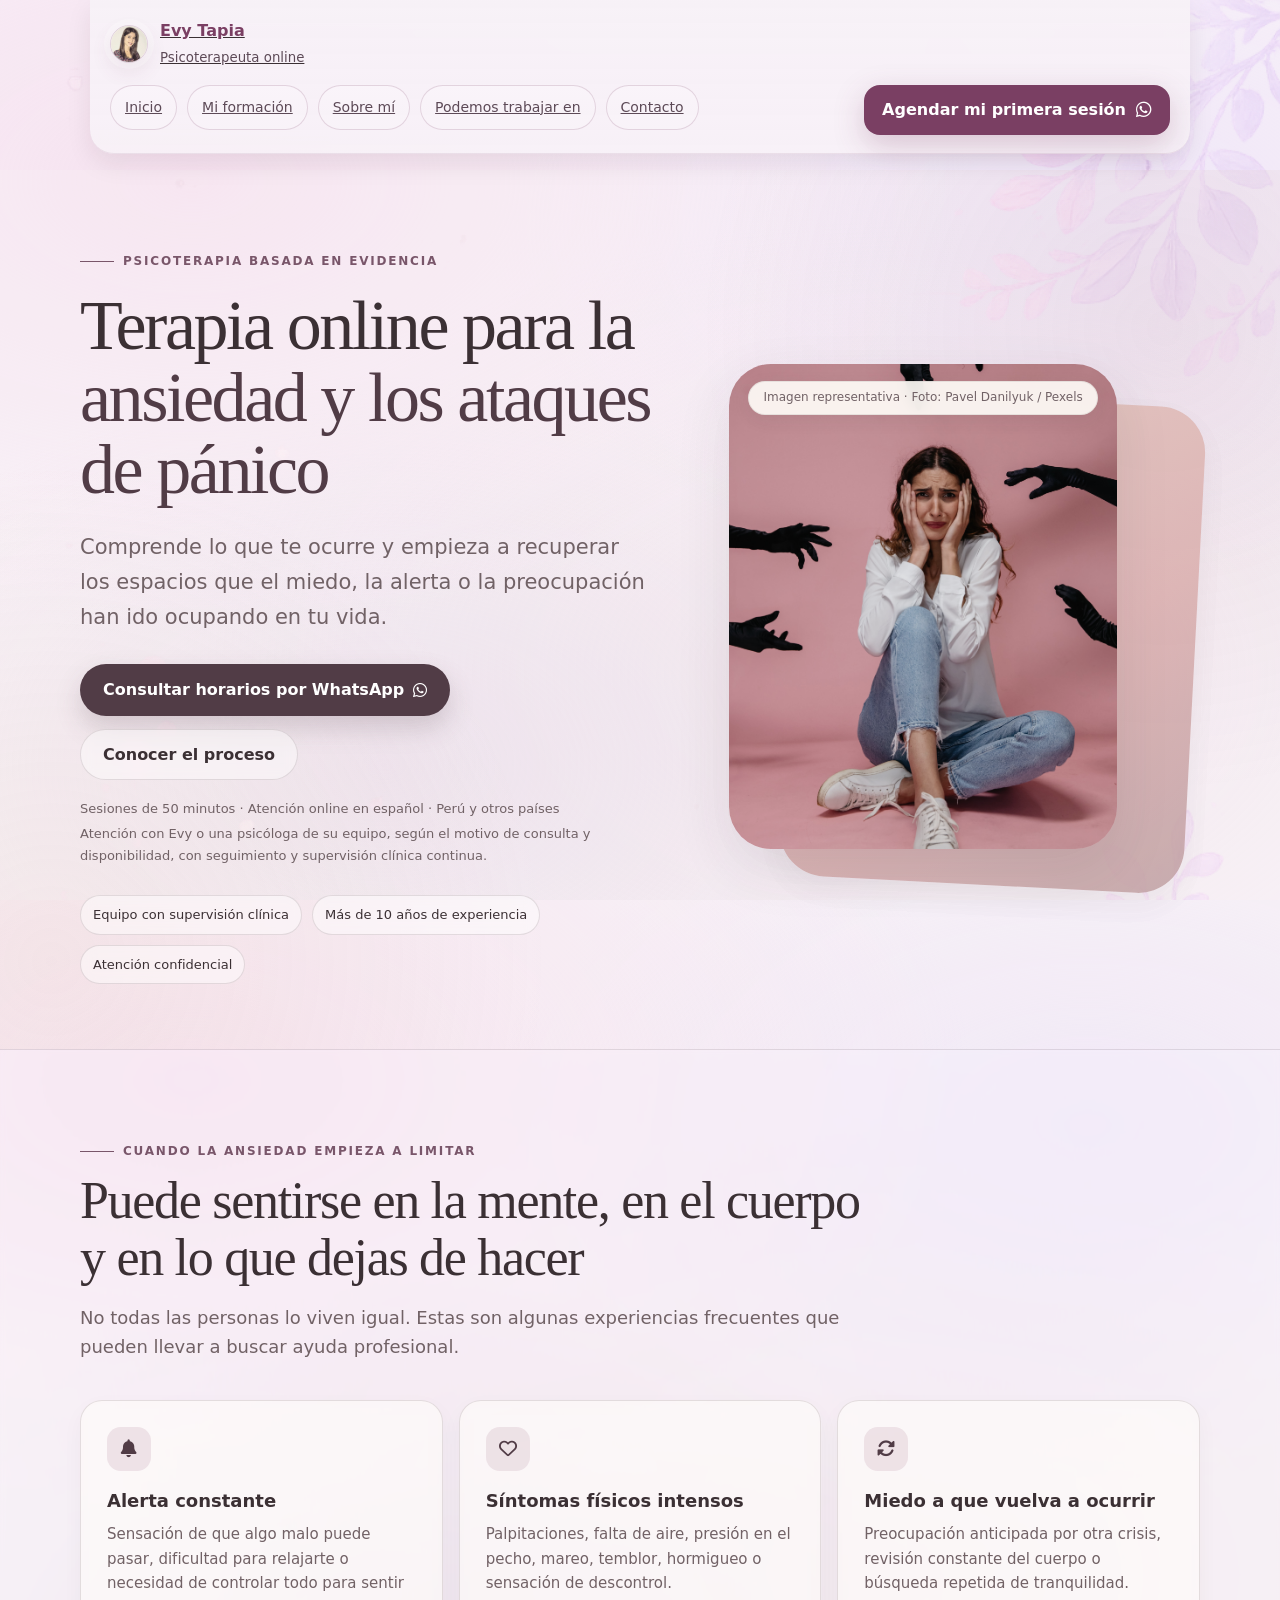
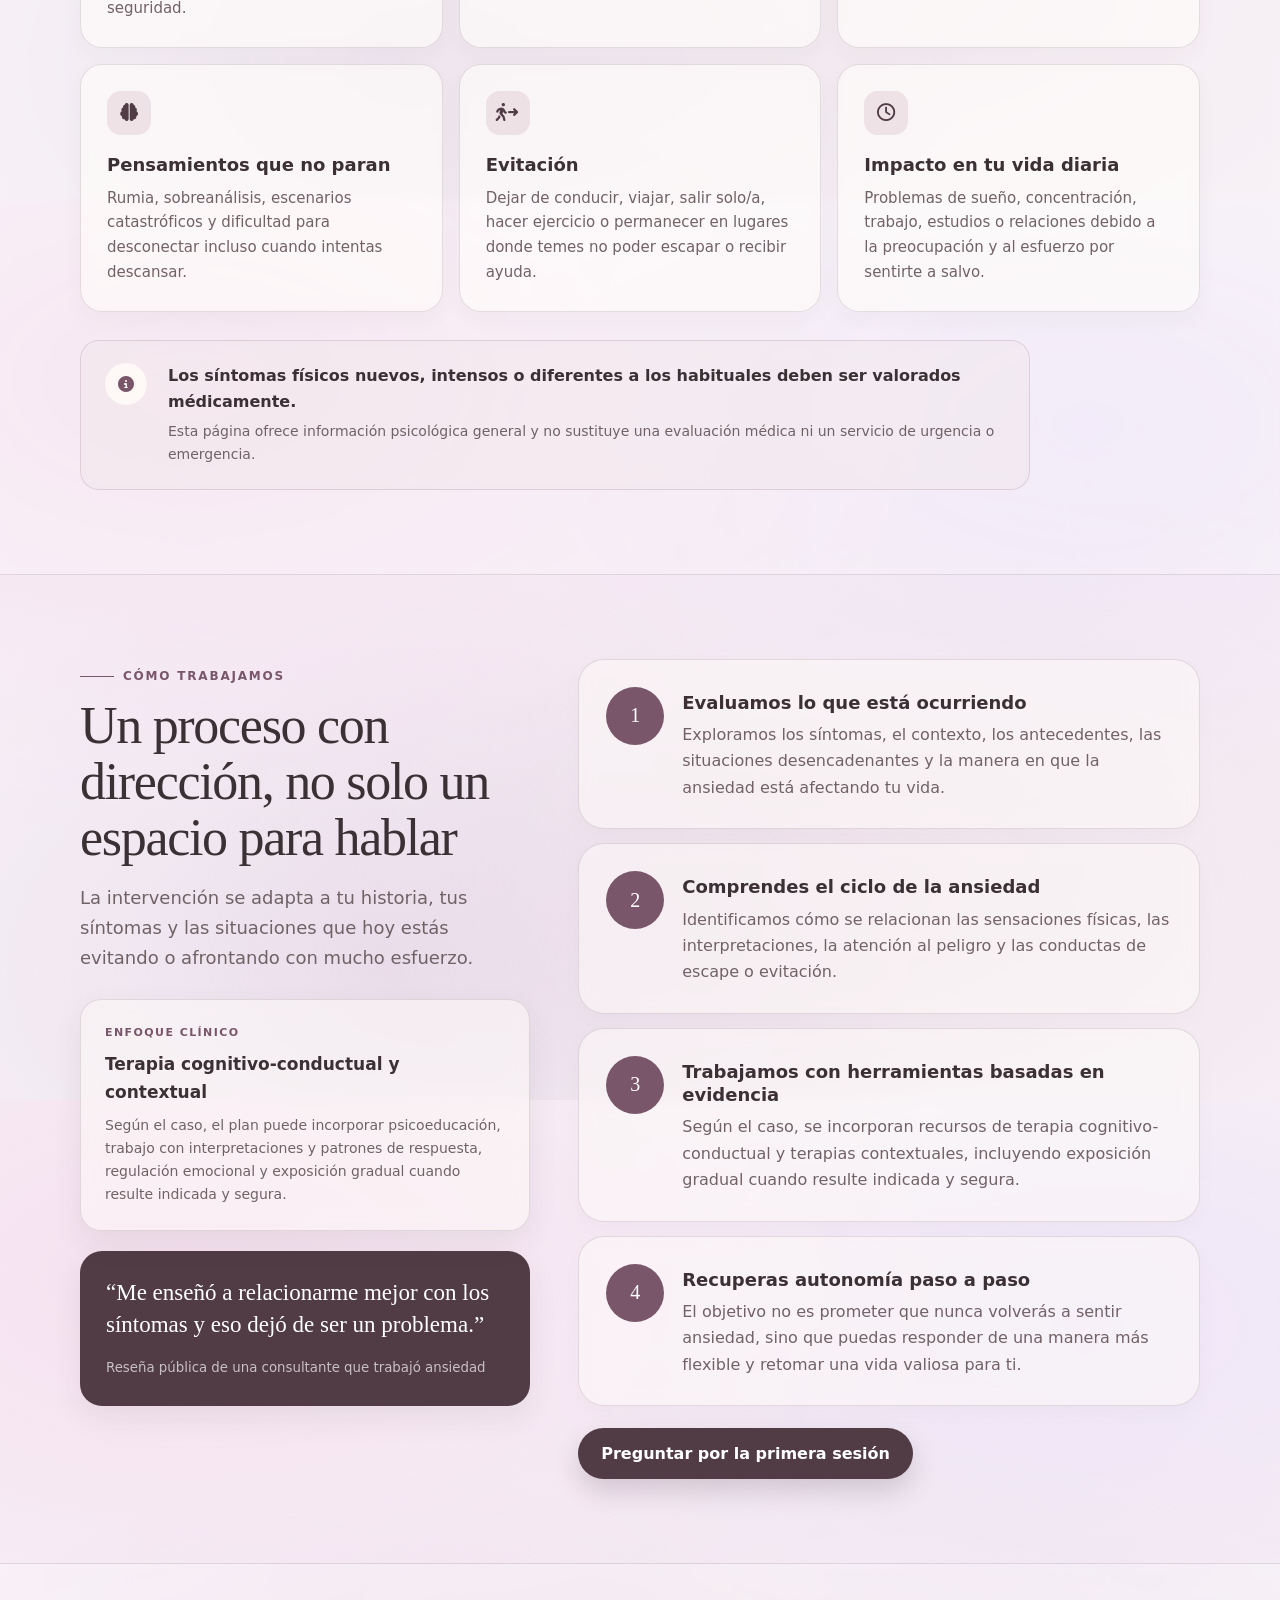
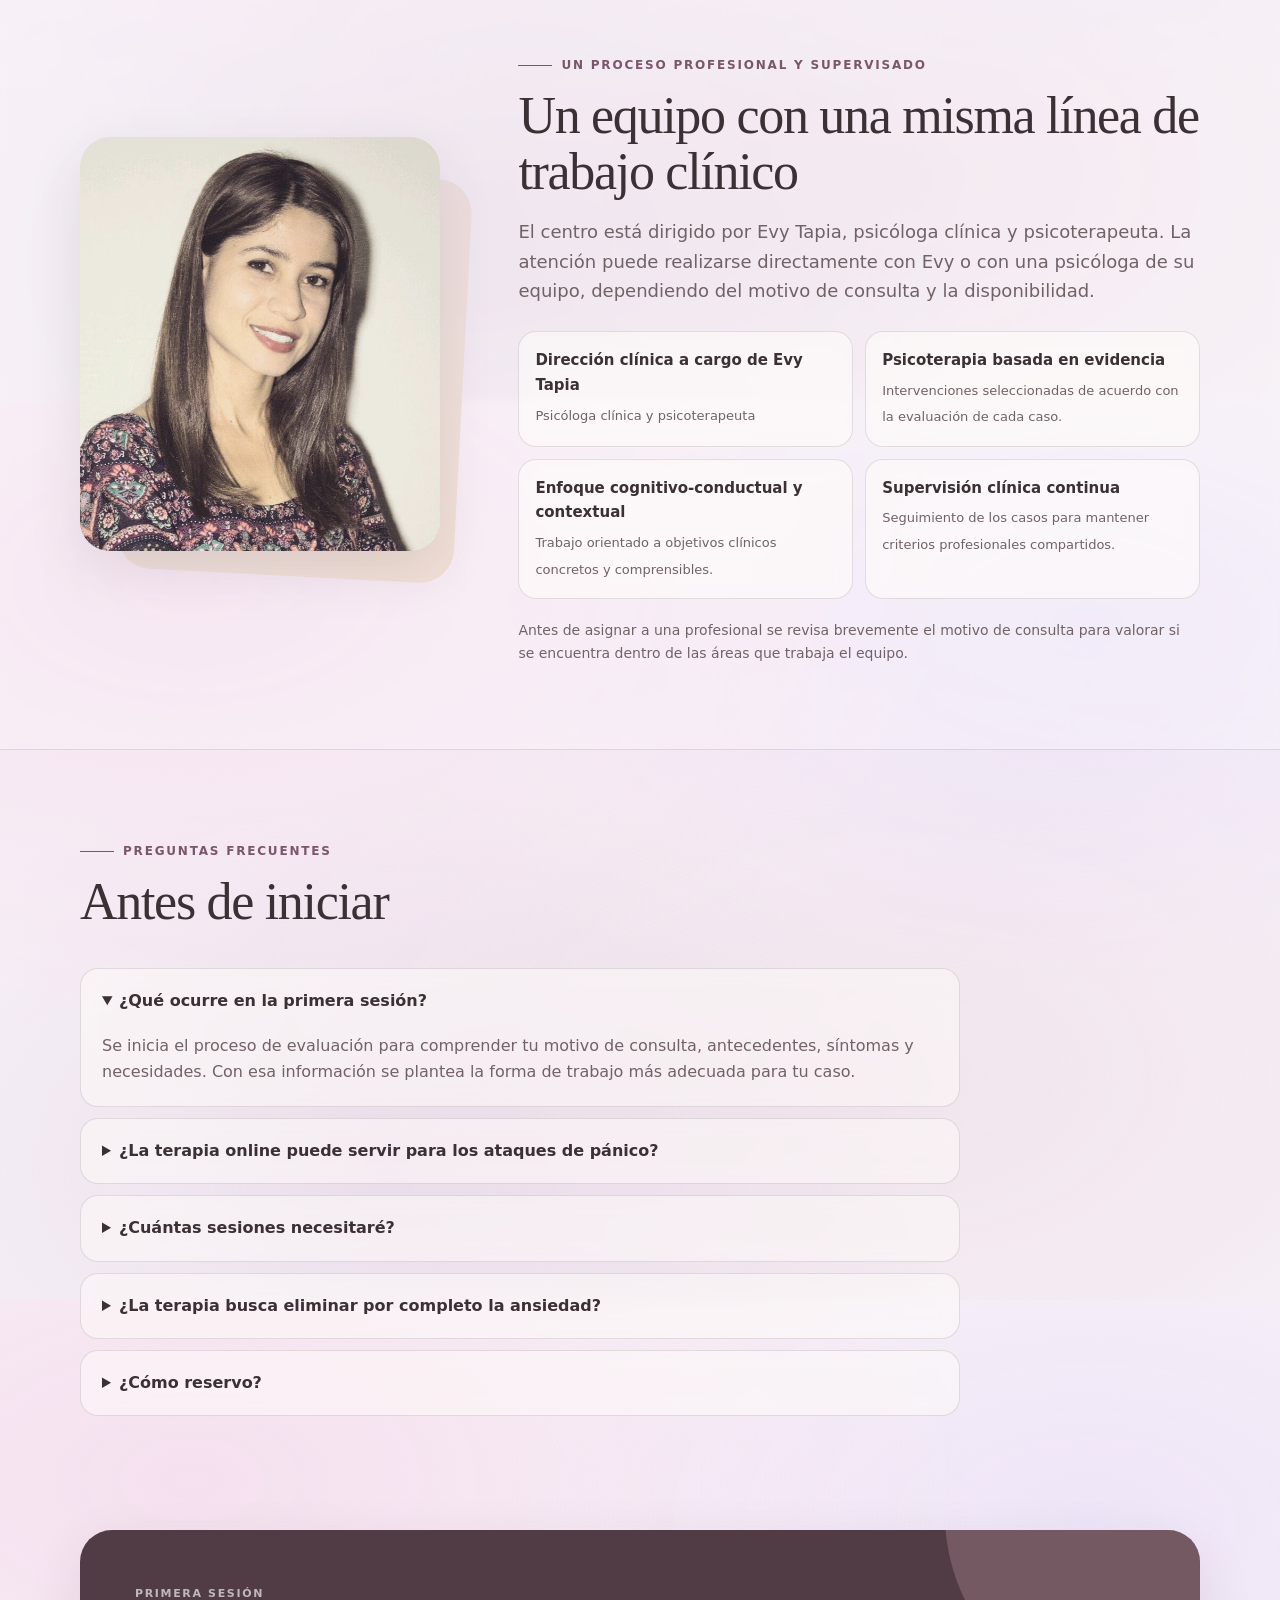
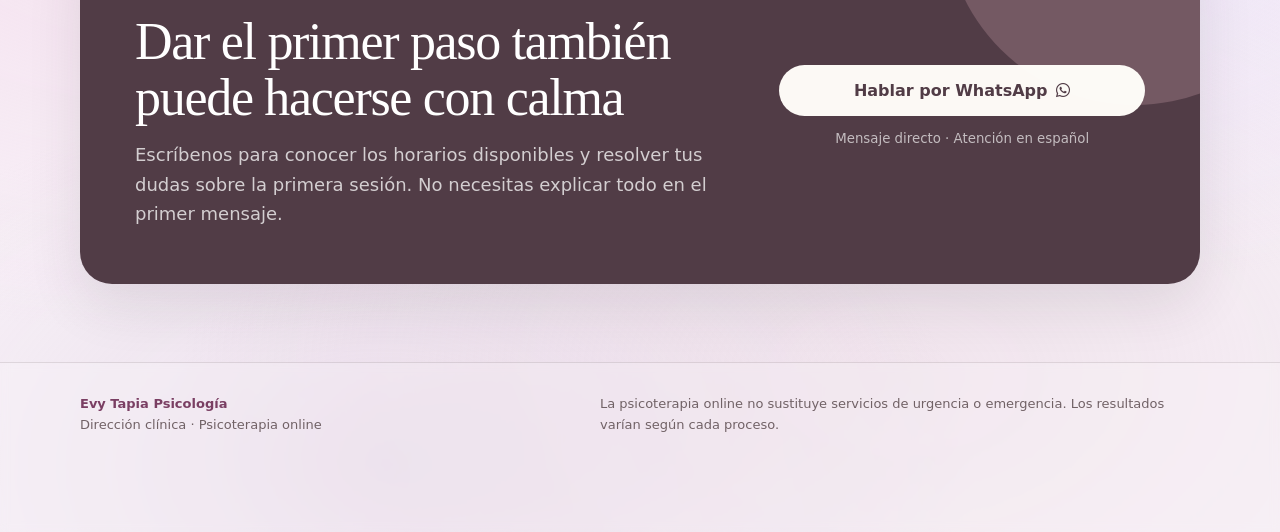
<file: ansiedad.html>
<!doctype html>
<html lang="es">

<head>

  <!-- =====================================================
       GOOGLE ANALYTICS 4
       ===================================================== -->
  <script async src="https://www.googletagmanager.com/gtag/js?id=G-EVJXFKHW8Q"></script>

  <script>
    window.dataLayer = window.dataLayer || [];

    function gtag() {
      dataLayer.push(arguments);
    }

    gtag('js', new Date());
    gtag('config', 'G-EVJXFKHW8Q');
  </script>


  <!-- =====================================================
       META
       ===================================================== -->

  <meta charset="utf-8">

  <meta
    name="viewport"
    content="width=device-width, initial-scale=1"
  >

  <title>
    Terapia online para ansiedad y ataques de pánico | Evy Tapia
  </title>

  <meta
    name="description"
    content="Psicoterapia online basada en evidencia para ansiedad, preocupación persistente y ataques de pánico. Atención profesional en español para personas en Perú y otros países."
  >

  <link
    rel="canonical"
    href="https://www.evytapiapsicologa.com/ansiedad"
  >

  <meta
    name="robots"
    content="index, follow"
  >


  <!-- =====================================================
       OPEN GRAPH
       ===================================================== -->

  <meta
    property="og:type"
    content="website"
  >

  <meta
    property="og:title"
    content="Terapia online para ansiedad y ataques de pánico | Evy Tapia"
  >

  <meta
    property="og:description"
    content="Psicoterapia online basada en evidencia para ansiedad, preocupación persistente y ataques de pánico."
  >

  <meta
    property="og:url"
    content="https://www.evytapiapsicologa.com/ansiedad"
  >

  <meta
    property="og:image"
    content="https://www.evytapiapsicologa.com/images/ansiedad-panico.jpg"
  >

  <meta
    property="og:image:alt"
    content="Imagen representativa de ansiedad y sensación de amenaza"
  >

  <meta
    property="og:site_name"
    content="Evy Tapia Psicología"
  >

  <meta
    property="og:locale"
    content="es_ES"
  >


  <!-- =====================================================
       TWITTER / X
       ===================================================== -->

  <meta
    name="twitter:card"
    content="summary_large_image"
  >

  <meta
    name="twitter:title"
    content="Terapia online para ansiedad y ataques de pánico | Evy Tapia"
  >

  <meta
    name="twitter:description"
    content="Psicoterapia online basada en evidencia para ansiedad, preocupación persistente y ataques de pánico."
  >

  <meta
    name="twitter:image"
    content="https://www.evytapiapsicologa.com/images/ansiedad-panico.jpg"
  >

  <meta
    name="twitter:image:alt"
    content="Imagen representativa de ansiedad y sensación de amenaza"
  >


  <!-- =====================================================
       DATOS ESTRUCTURADOS
       ===================================================== -->

  <script type="application/ld+json">
  {
    "@context": "https://schema.org",
    "@type": "ProfessionalService",
    "name": "Evy Tapia Psicología",
    "url": "https://www.evytapiapsicologa.com/ansiedad",
    "image": "https://www.evytapiapsicologa.com/images/ansiedad-panico.jpg",
    "description": "Psicoterapia online basada en evidencia para ansiedad, preocupación persistente y ataques de pánico.",
    "email": "atendimento@evytapiapsicologa.com",
    "telephone": "+51999230000",
    "areaServed": [
      "Peru",
      "Online"
    ],
    "availableLanguage": "Spanish",
    "founder": {
      "@type": "Person",
      "name": "Evy Tapia",
      "jobTitle": "Psicóloga clínica y psicoterapeuta"
    },
    "sameAs": [
      "https://www.instagram.com/evytapia.psicologa/"
    ]
  }
  </script>


  <!-- =====================================================
       CSS GLOBAL DO SITE
       A ordem deve permanecer exatamente assim.
       ===================================================== -->

  <link
    rel="stylesheet"
    href="/base.css"
  >

  <link
    rel="stylesheet"
    href="/components.css"
  >

  <link
    rel="stylesheet"
    href="/responsive.css"
  >


  <!-- =====================================================
       CSS ESPECÍFICO DA LANDING
       ===================================================== -->

  <link
    rel="stylesheet"
    href="/ansiedad.css"
  >


  <!-- FONT AWESOME -->

  <link
    rel="stylesheet"
    href="https://cdnjs.cloudflare.com/ajax/libs/font-awesome/6.5.0/css/all.min.css"
  >

</head>


<body class="ansiedadPage">


  <!-- =====================================================
       HEADER PARTILHADO
       header.js carrega /header.html.
       NÃO criar outro header nem outro headerSpacer aqui.
       ===================================================== -->

  <div id="header-container"></div>


  <!-- =====================================================
       MAIN
       ===================================================== -->

  <main class="ansiedadMain">


    <!-- ===================================================
         HERO
         =================================================== -->

    <section
      class="ansiedadHero"
      id="inicio"
    >

      <div class="ansiedadShell ansiedadHeroGrid">


        <!-- TEXTO -->

        <div class="ansiedadHeroContent">

          <span class="ansiedadEyebrow">
            Psicoterapia basada en evidencia
          </span>

          <h1>
            Terapia online para la
            <span>ansiedad y los ataques de pánico</span>
          </h1>

          <p class="ansiedadHeroLead">
            Comprende lo que te ocurre y empieza a recuperar los espacios
            que el miedo, la alerta o la preocupación han ido ocupando
            en tu vida.
          </p>


          <!-- BOTONES -->

          <div class="ansiedadActions">

            <a
              class="ansiedadBtn ansiedadBtnPrimary wa-link"
              href="https://wa.me/51999230000?text=Hola%2C%20vi%20la%20p%C3%A1gina%20sobre%20ansiedad%20y%20ataques%20de%20p%C3%A1nico.%20Quisiera%20conocer%20los%20horarios%20disponibles%20para%20una%20primera%20sesi%C3%B3n."
              target="_blank"
              rel="noopener noreferrer"
            >
              Consultar horarios por WhatsApp

              <i
                class="fa-brands fa-whatsapp"
                aria-hidden="true"
              ></i>
            </a>

            <a
              class="ansiedadBtn ansiedadBtnSecondary"
              href="#como-trabajamos"
            >
              Conocer el proceso
            </a>

          </div>


          <!-- MICROCOPY -->

          <p class="ansiedadMicrocopy">
            Sesiones de 50 minutos · Atención online en español ·
            Perú y otros países
          </p>

          <p class="ansiedadTeamCopy">
            Atención con Evy o una psicóloga de su equipo,
            según el motivo de consulta y disponibilidad,
            con seguimiento y supervisión clínica continua.
          </p>


          <!-- TRUST -->

          <div class="ansiedadTrustRow">

            <span class="ansiedadTrustChip">
              Equipo con supervisión clínica
            </span>

            <span class="ansiedadTrustChip">
              Más de 10 años de experiencia
            </span>

            <span class="ansiedadTrustChip">
              Atención confidencial
            </span>

          </div>

        </div>


        <!-- IMAGEN REPRESENTATIVA -->

        <figure class="ansiedadPortraitWrap">

          <div
            class="ansiedadPortraitShape"
            aria-hidden="true"
          ></div>

          <img
            class="ansiedadPortrait"
            src="/images/pexels-pavel-danilyuk-8638313.jpg"
            alt="Imagen representativa de una persona experimentando ansiedad y sensación de amenaza"
          >

          <figcaption class="ansiedadImageCredit">
            Imagen representativa · Foto: Pavel Danilyuk / Pexels
          </figcaption>

        </figure>

      </div>

    </section>



    <!-- ===================================================
         SEÑALES
         =================================================== -->

    <section
      class="ansiedadSection ansiedadSectionAlt"
      id="senales"
    >

      <div class="ansiedadShell">

        <div class="ansiedadSectionHead">

          <span class="ansiedadEyebrow">
            Cuando la ansiedad empieza a limitar
          </span>

          <h2>
            Puede sentirse en la mente, en el cuerpo y en lo que dejas de hacer
          </h2>

          <p>
            No todas las personas lo viven igual. Estas son algunas
            experiencias frecuentes que pueden llevar a buscar ayuda profesional.
          </p>

        </div>


        <div class="ansiedadSymptoms">


          <article class="ansiedadCard">

            <div class="ansiedadIcon">
              <i
                class="fa-solid fa-bell"
                aria-hidden="true"
              ></i>
            </div>

            <h3>
              Alerta constante
            </h3>

            <p>
              Sensación de que algo malo puede pasar, dificultad para relajarte
              o necesidad de controlar todo para sentir seguridad.
            </p>

          </article>


          <article class="ansiedadCard">

            <div class="ansiedadIcon">
              <i
                class="fa-regular fa-heart"
                aria-hidden="true"
              ></i>
            </div>

            <h3>
              Síntomas físicos intensos
            </h3>

            <p>
              Palpitaciones, falta de aire, presión en el pecho, mareo,
              temblor, hormigueo o sensación de descontrol.
            </p>

          </article>


          <article class="ansiedadCard">

            <div class="ansiedadIcon">
              <i
                class="fa-solid fa-rotate"
                aria-hidden="true"
              ></i>
            </div>

            <h3>
              Miedo a que vuelva a ocurrir
            </h3>

            <p>
              Preocupación anticipada por otra crisis, revisión constante
              del cuerpo o búsqueda repetida de tranquilidad.
            </p>

          </article>


          <article class="ansiedadCard">

            <div class="ansiedadIcon">
              <i
                class="fa-solid fa-brain"
                aria-hidden="true"
              ></i>
            </div>

            <h3>
              Pensamientos que no paran
            </h3>

            <p>
              Rumia, sobreanálisis, escenarios catastróficos y dificultad
              para desconectar incluso cuando intentas descansar.
            </p>

          </article>


          <article class="ansiedadCard">

            <div class="ansiedadIcon">
              <i
                class="fa-solid fa-person-walking-arrow-right"
                aria-hidden="true"
              ></i>
            </div>

            <h3>
              Evitación
            </h3>

            <p>
              Dejar de conducir, viajar, salir solo/a, hacer ejercicio
              o permanecer en lugares donde temes no poder escapar
              o recibir ayuda.
            </p>

          </article>


          <article class="ansiedadCard">

            <div class="ansiedadIcon">
              <i
                class="fa-regular fa-clock"
                aria-hidden="true"
              ></i>
            </div>

            <h3>
              Impacto en tu vida diaria
            </h3>

            <p>
              Problemas de sueño, concentración, trabajo, estudios
              o relaciones debido a la preocupación y al esfuerzo
              por sentirte a salvo.
            </p>

          </article>

        </div>


        <div class="ansiedadClinicalNote">

          <div class="ansiedadClinicalNoteIcon">

            <i
              class="fa-solid fa-circle-info"
              aria-hidden="true"
            ></i>

          </div>

          <div>

            <strong>
              Los síntomas físicos nuevos, intensos o diferentes
              a los habituales deben ser valorados médicamente.
            </strong>

            <p>
              Esta página ofrece información psicológica general y no sustituye
              una evaluación médica ni un servicio de urgencia o emergencia.
            </p>

          </div>

        </div>

      </div>

    </section>



    <!-- ===================================================
         CÓMO TRABAJAMOS
         =================================================== -->

    <section
      class="ansiedadSection"
      id="como-trabajamos"
    >

      <div class="ansiedadShell ansiedadProcessGrid">


        <!-- INTRO -->

        <div class="ansiedadStickyCopy">

          <span class="ansiedadEyebrow">
            Cómo trabajamos
          </span>

          <h2>
            Un proceso con dirección, no solo un espacio para hablar
          </h2>

          <p>
            La intervención se adapta a tu historia, tus síntomas y las
            situaciones que hoy estás evitando o afrontando con mucho esfuerzo.
          </p>


          <div class="ansiedadMethodBox">

            <span class="ansiedadMethodLabel">
              Enfoque clínico
            </span>

            <strong>
              Terapia cognitivo-conductual y contextual
            </strong>

            <p>
              Según el caso, el plan puede incorporar psicoeducación,
              trabajo con interpretaciones y patrones de respuesta,
              regulación emocional y exposición gradual cuando resulte
              indicada y segura.
            </p>

          </div>


          <div class="ansiedadQuoteBlock">

            <blockquote>
              “Me enseñó a relacionarme mejor con los síntomas
              y eso dejó de ser un problema.”
            </blockquote>

            <small>
              Reseña pública de una consultante que trabajó ansiedad
            </small>

          </div>

        </div>


        <!-- PASOS -->

        <div class="ansiedadSteps">


          <article class="ansiedadStep">

            <div class="ansiedadNum">
              1
            </div>

            <div>

              <h3>
                Evaluamos lo que está ocurriendo
              </h3>

              <p>
                Exploramos los síntomas, el contexto, los antecedentes,
                las situaciones desencadenantes y la manera en que
                la ansiedad está afectando tu vida.
              </p>

            </div>

          </article>


          <article class="ansiedadStep">

            <div class="ansiedadNum">
              2
            </div>

            <div>

              <h3>
                Comprendes el ciclo de la ansiedad
              </h3>

              <p>
                Identificamos cómo se relacionan las sensaciones físicas,
                las interpretaciones, la atención al peligro y las conductas
                de escape o evitación.
              </p>

            </div>

          </article>


          <article class="ansiedadStep">

            <div class="ansiedadNum">
              3
            </div>

            <div>

              <h3>
                Trabajamos con herramientas basadas en evidencia
              </h3>

              <p>
                Según el caso, se incorporan recursos de terapia
                cognitivo-conductual y terapias contextuales,
                incluyendo exposición gradual cuando resulte indicada y segura.
              </p>

            </div>

          </article>


          <article class="ansiedadStep">

            <div class="ansiedadNum">
              4
            </div>

            <div>

              <h3>
                Recuperas autonomía paso a paso
              </h3>

              <p>
                El objetivo no es prometer que nunca volverás a sentir ansiedad,
                sino que puedas responder de una manera más flexible
                y retomar una vida valiosa para ti.
              </p>

            </div>

          </article>


          <div class="ansiedadProcessCta">

            <a
              class="ansiedadBtn ansiedadBtnPrimary wa-link"
              href="https://wa.me/51999230000?text=Hola%2C%20vi%20la%20p%C3%A1gina%20sobre%20ansiedad%20y%20ataques%20de%20p%C3%A1nico.%20Quisiera%20conocer%20los%20horarios%20disponibles%20para%20una%20primera%20sesi%C3%B3n."
              target="_blank"
              rel="noopener noreferrer"
            >
              Preguntar por la primera sesión
            </a>

          </div>

        </div>

      </div>

    </section>



    <!-- ===================================================
         EQUIPO / DIRECCIÓN CLÍNICA
         =================================================== -->

    <section
      class="ansiedadSection ansiedadSectionAlt"
      id="equipo"
    >

      <div class="ansiedadShell ansiedadTeamGrid">


        <!-- FOTO EVY -->

        <div class="ansiedadTeamImageWrap">

          <div
            class="ansiedadTeamShape"
            aria-hidden="true"
          ></div>

          <img
            class="ansiedadTeamImage"
            src="/images/evy-avatar.jpg"
            alt="Evy Tapia, psicóloga clínica y psicoterapeuta"
          >

        </div>


        <!-- COPY -->

        <div class="ansiedadTeamContent">

          <span class="ansiedadEyebrow">
            Un proceso profesional y supervisado
          </span>

          <h2>
            Un equipo con una misma línea de trabajo clínico
          </h2>

          <p class="ansiedadTeamLead">
            El centro está dirigido por Evy Tapia,
            psicóloga clínica y psicoterapeuta.
            La atención puede realizarse directamente con Evy
            o con una psicóloga de su equipo, dependiendo
            del motivo de consulta y la disponibilidad.
          </p>


          <div class="ansiedadCredentials">


            <div class="ansiedadCredential">

              <strong>
                Dirección clínica a cargo de Evy Tapia
              </strong>

              <span>
                Psicóloga clínica y psicoterapeuta
              </span>

            </div>


            <div class="ansiedadCredential">

              <strong>
                Psicoterapia basada en evidencia
              </strong>

              <span>
                Intervenciones seleccionadas de acuerdo
                con la evaluación de cada caso.
              </span>

            </div>


            <div class="ansiedadCredential">

              <strong>
                Enfoque cognitivo-conductual y contextual
              </strong>

              <span>
                Trabajo orientado a objetivos clínicos
                concretos y comprensibles.
              </span>

            </div>


            <div class="ansiedadCredential">

              <strong>
                Supervisión clínica continua
              </strong>

              <span>
                Seguimiento de los casos para mantener
                criterios profesionales compartidos.
              </span>

            </div>


          </div>


          <p class="ansiedadTeamNote">
            Antes de asignar a una profesional se revisa brevemente
            el motivo de consulta para valorar si se encuentra
            dentro de las áreas que trabaja el equipo.
          </p>

        </div>

      </div>

    </section>



    <!-- ===================================================
         FAQ
         =================================================== -->

    <section
      class="ansiedadSection"
      id="preguntas"
    >

      <div class="ansiedadShell">

        <div class="ansiedadSectionHead">

          <span class="ansiedadEyebrow">
            Preguntas frecuentes
          </span>

          <h2>
            Antes de iniciar
          </h2>

        </div>


        <div class="ansiedadFaq">


          <details open>

            <summary>
              ¿Qué ocurre en la primera sesión?
            </summary>

            <p>
              Se inicia el proceso de evaluación para comprender tu motivo
              de consulta, antecedentes, síntomas y necesidades.
              Con esa información se plantea la forma de trabajo más adecuada
              para tu caso.
            </p>

          </details>


          <details>

            <summary>
              ¿La terapia online puede servir para los ataques de pánico?
            </summary>

            <p>
              La psicoterapia puede realizarse por videollamada.
              La conveniencia del formato y el plan de intervención
              se valoran individualmente durante la evaluación.
            </p>

          </details>


          <details>

            <summary>
              ¿Cuántas sesiones necesitaré?
            </summary>

            <p>
              No existe un número idéntico para todas las personas.
              La duración depende del problema, su evolución,
              los objetivos terapéuticos, la frecuencia
              y la participación en el proceso.
            </p>

          </details>


          <details>

            <summary>
              ¿La terapia busca eliminar por completo la ansiedad?
            </summary>

            <p>
              La ansiedad es una respuesta humana.
              El proceso busca que deje de dominar tus decisiones,
              que reduzcas la evitación y que puedas actuar con más libertad
              incluso cuando aparezca malestar.
            </p>

          </details>


          <details>

            <summary>
              ¿Cómo reservo?
            </summary>

            <p>
              Escribe por WhatsApp para conocer los horarios disponibles.
              La sesión dura 50 minutos y se confirma mediante pago anticipado
              según las condiciones del servicio.
            </p>

          </details>


        </div>

      </div>

    </section>



    <!-- ===================================================
         CTA FINAL
         =================================================== -->

    <section class="ansiedadFinalCta">

      <div class="ansiedadShell">

        <div class="ansiedadCtaBox">


          <div class="ansiedadCtaContent">

            <span class="ansiedadCtaEyebrow">
              Primera sesión
            </span>

            <h2>
              Dar el primer paso también puede hacerse con calma
            </h2>

            <p>
              Escríbenos para conocer los horarios disponibles
              y resolver tus dudas sobre la primera sesión.
              No necesitas explicar todo en el primer mensaje.
            </p>

          </div>


          <div class="ansiedadCtaSide">

            <a
              class="ansiedadBtn ansiedadBtnLight wa-link"
              href="https://wa.me/51999230000?text=Hola%2C%20vi%20la%20p%C3%A1gina%20sobre%20ansiedad%20y%20ataques%20de%20p%C3%A1nico.%20Quisiera%20conocer%20los%20horarios%20disponibles%20para%20una%20primera%20sesi%C3%B3n."
              target="_blank"
              rel="noopener noreferrer"
            >
              Hablar por WhatsApp

              <i
                class="fa-brands fa-whatsapp"
                aria-hidden="true"
              ></i>
            </a>

            <small>
              Mensaje directo · Atención en español
            </small>

          </div>

        </div>

      </div>

    </section>


  </main>



  <!-- =====================================================
       FOOTER
       ===================================================== -->

  <footer class="ansiedadFooter">

    <div class="ansiedadShell ansiedadFooterGrid">

      <div>
        <strong>
          Evy Tapia Psicología
        </strong>
        <br>
        Dirección clínica · Psicoterapia online
      </div>

      <div>
        La psicoterapia online no sustituye servicios de urgencia
        o emergencia. Los resultados varían según cada proceso.
      </div>

    </div>

  </footer>



  <!-- =====================================================
       CTA MOBILE FIXO
       ===================================================== -->

  <div class="ansiedadMobileBar">

    <a
      class="wa-link"
      href="https://wa.me/51999230000?text=Hola%2C%20vi%20la%20p%C3%A1gina%20sobre%20ansiedad%20y%20ataques%20de%20p%C3%A1nico.%20Quisiera%20conocer%20los%20horarios%20disponibles%20para%20una%20primera%20sesi%C3%B3n."
      target="_blank"
      rel="noopener noreferrer"
    >
      Consultar horarios por WhatsApp
    </a>

  </div>



  <!-- =====================================================
       HEADER GLOBAL
       ===================================================== -->

  <script src="/header.js"></script>



  <!-- =====================================================
       GOOGLE ANALYTICS:
       WHATSAPP = GENERATE_LEAD
       ===================================================== -->

  <script>

    document.addEventListener('click', function (event) {

      const target = event.target;

      if (!(target instanceof Element)) {
        return;
      }

      const link = target.closest('a[href]');

      if (!link) {
        return;
      }

      const href =
        link.href ||
        link.getAttribute('href') ||
        '';

      const linkText =
        link.textContent.trim() ||
        link.getAttribute('aria-label') ||
        'Sin texto';

      const eventParameters = {

        page_path:
          window.location.pathname,

        page_location:
          window.location.href,

        page_title:
          document.title,

        link_url:
          href,

        link_text:
          linkText,

        landing_page:
          'ansiedad_panico'

      };


      const isWhatsAppLink =
        href.includes('wa.me') ||
        href.includes('api.whatsapp.com') ||
        href.includes('whatsapp.com');


      if (isWhatsAppLink) {

        if (typeof gtag === 'function') {

          gtag(
            'event',
            'generate_lead',
            {
              ...eventParameters,
              method: 'whatsapp'
            }
          );

        }

        return;
      }


      const isBookingLink =
        href.includes('outlook.office.com/book') ||
        href.includes('outlook.office365.com/book');


      if (isBookingLink) {

        if (typeof gtag === 'function') {

          gtag(
            'event',
            'booking_click',
            {
              ...eventParameters,
              method: 'outlook_bookings'
            }
          );

        }

      }

    });

  </script>


</body>

</html>
</file>
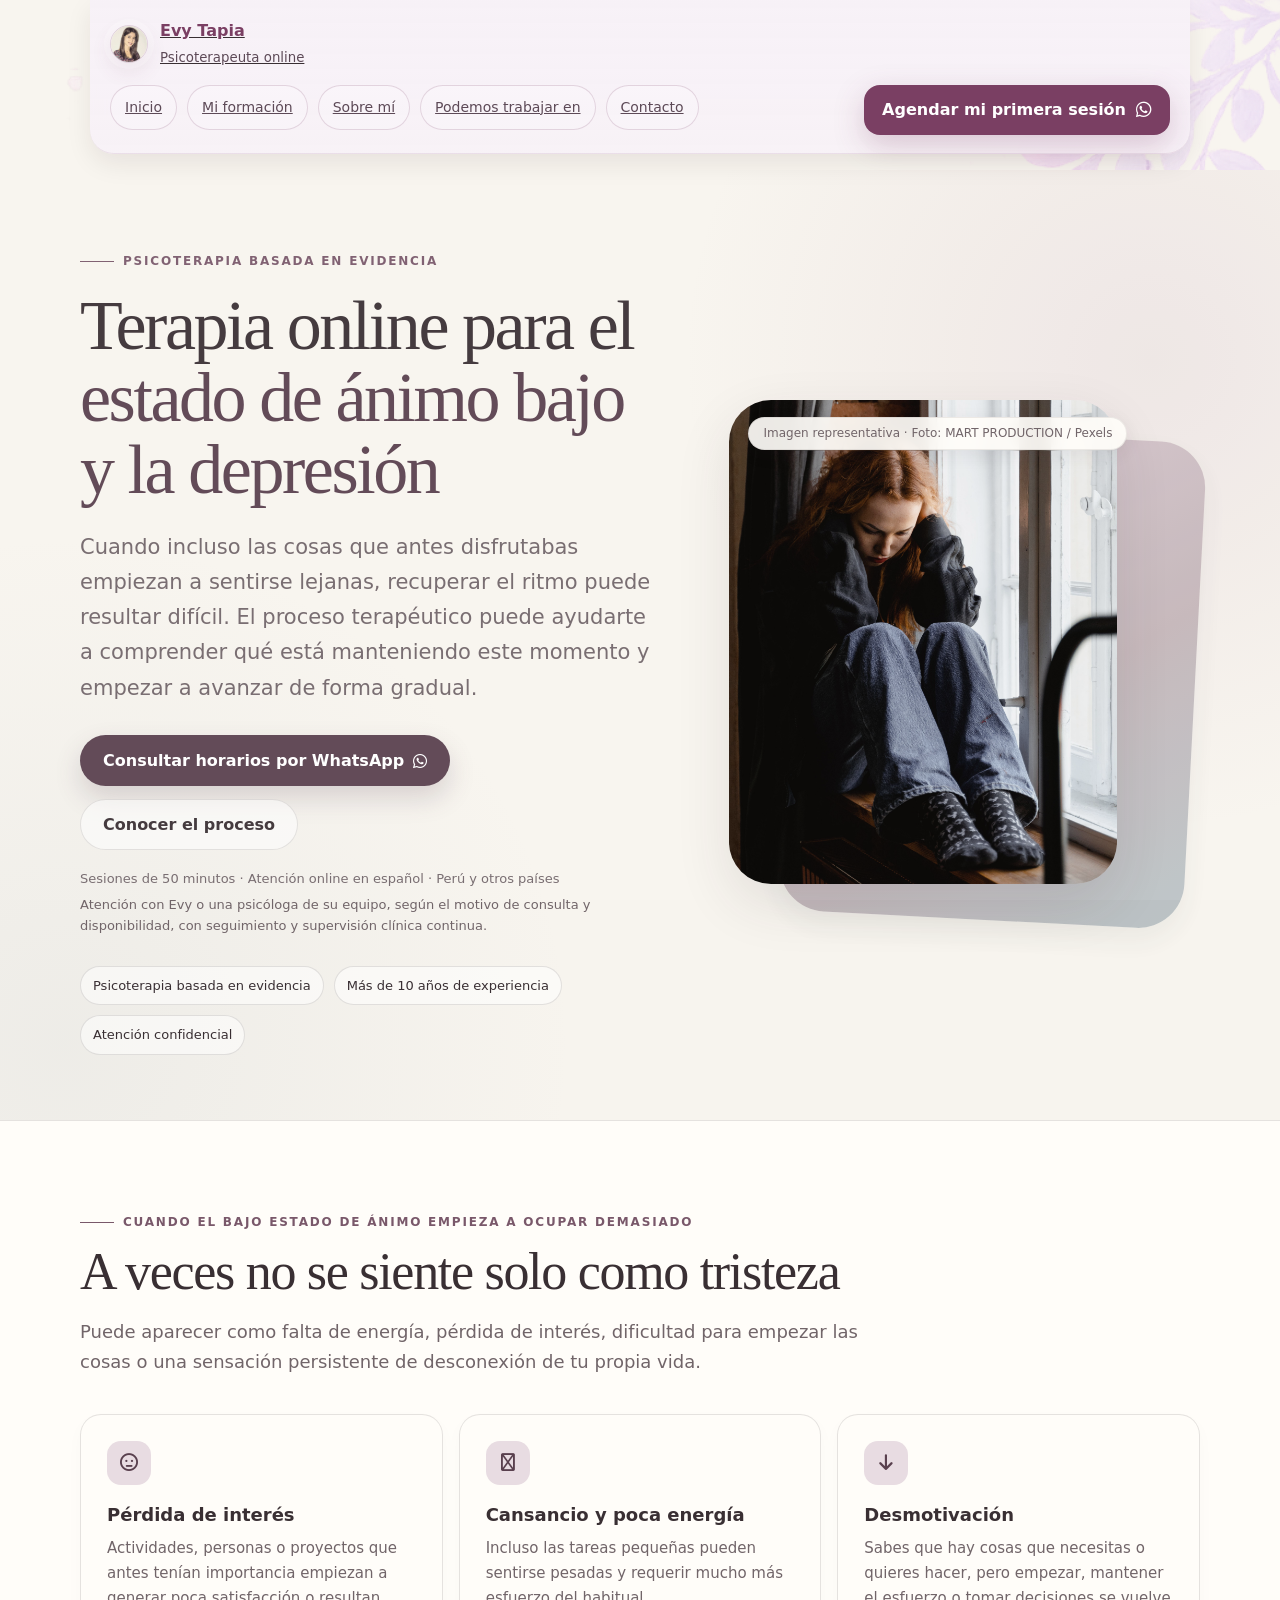
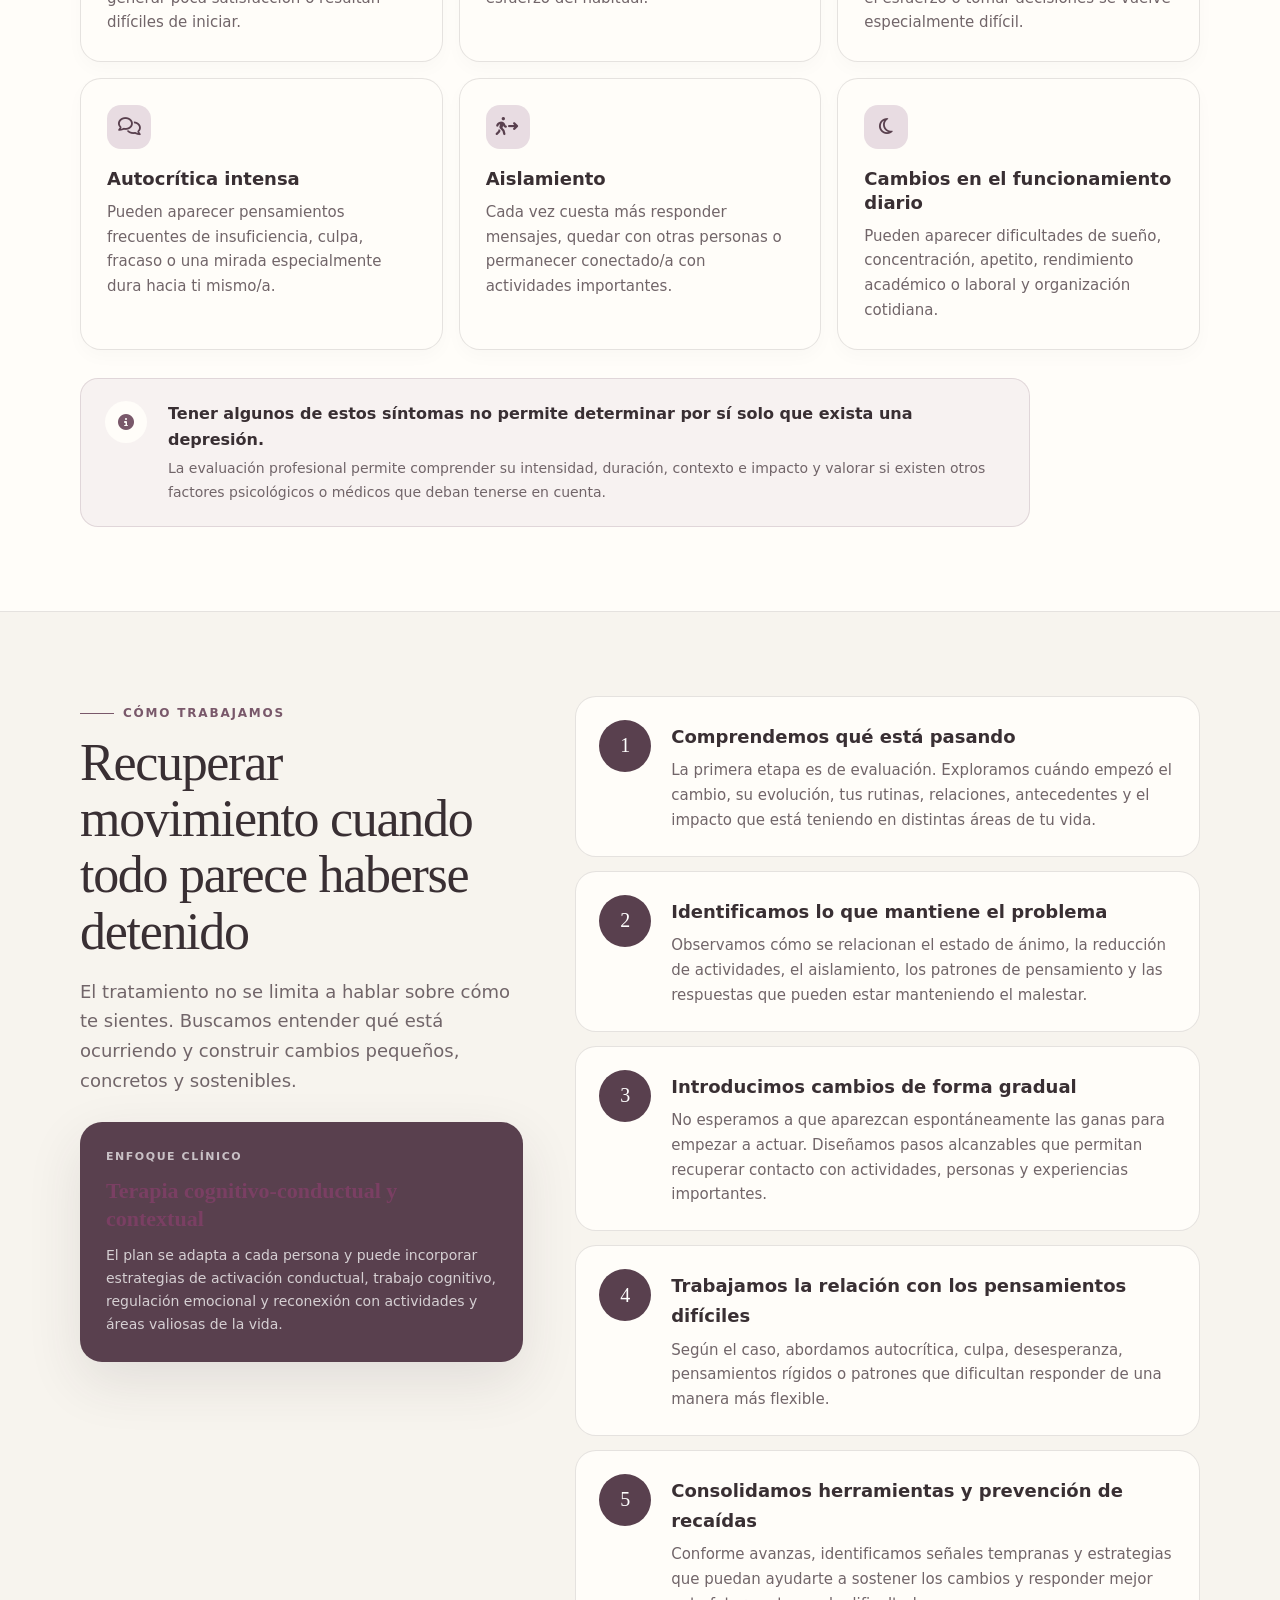
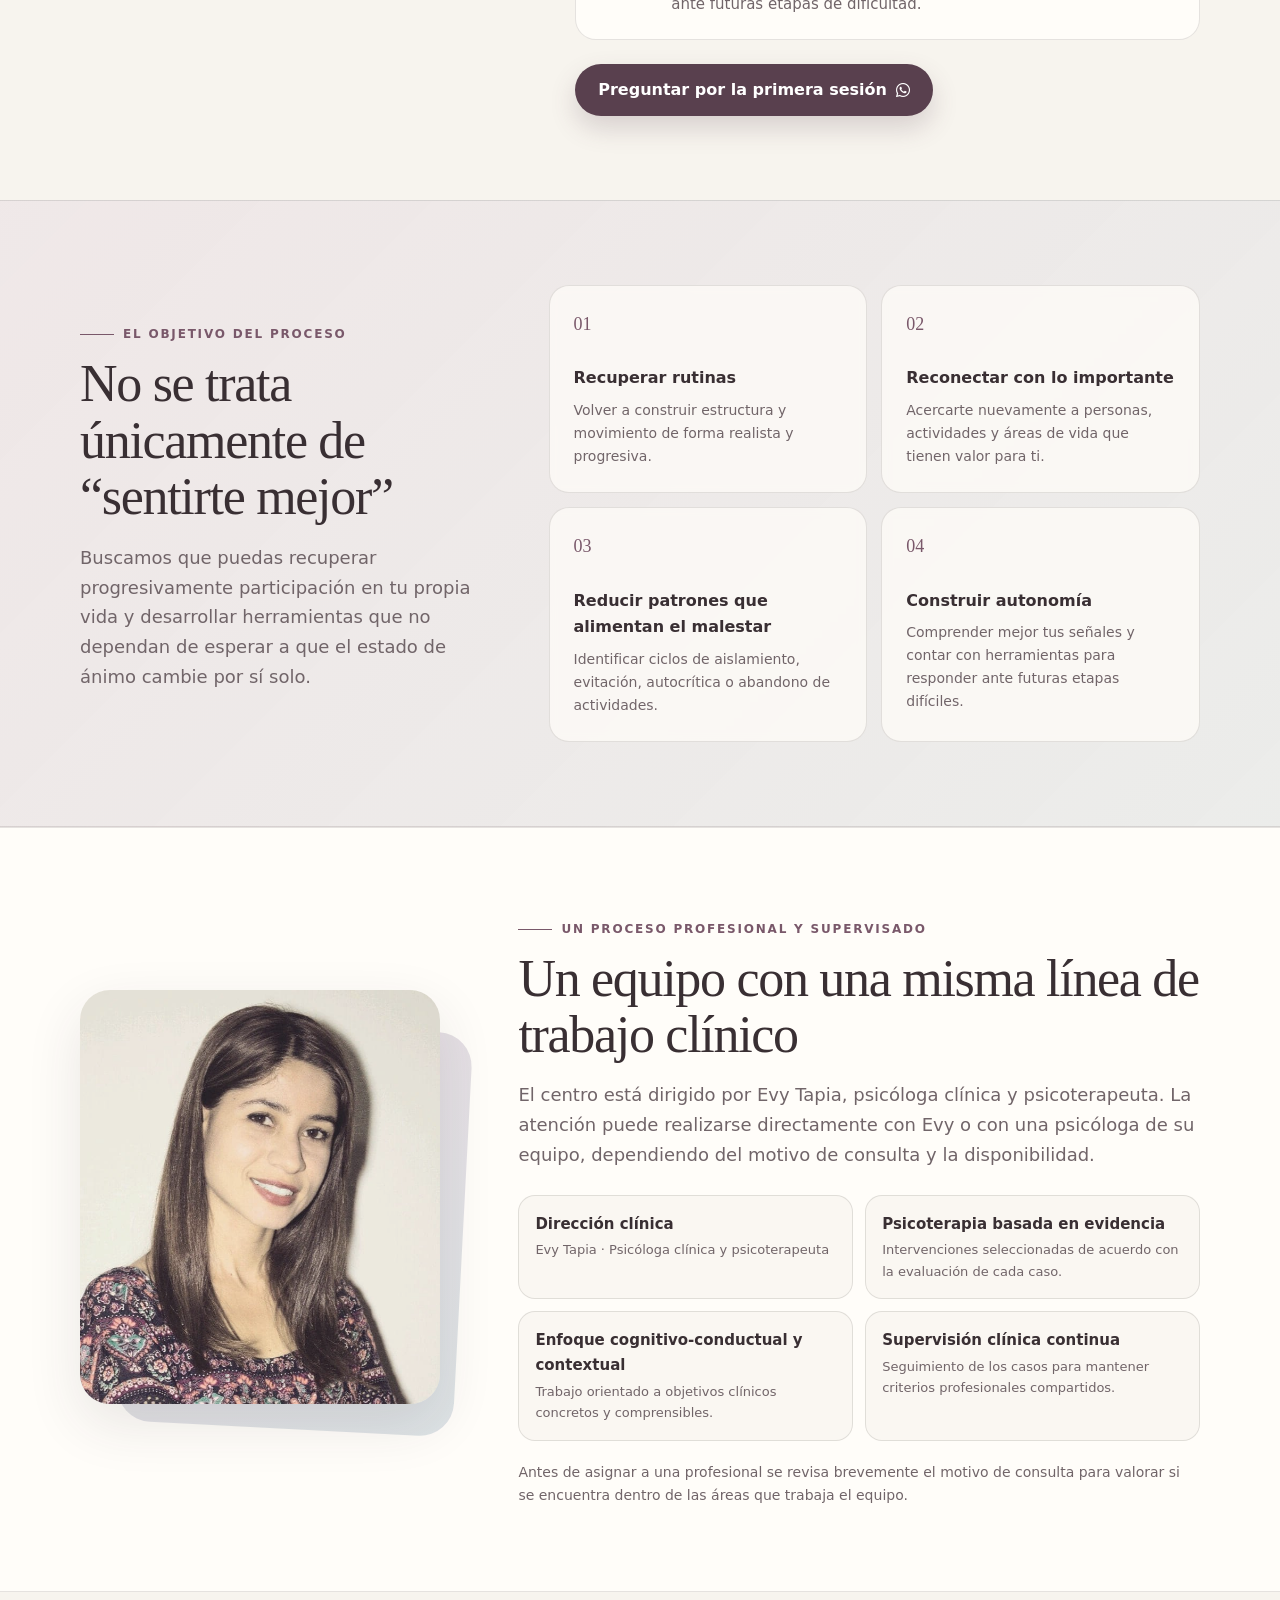
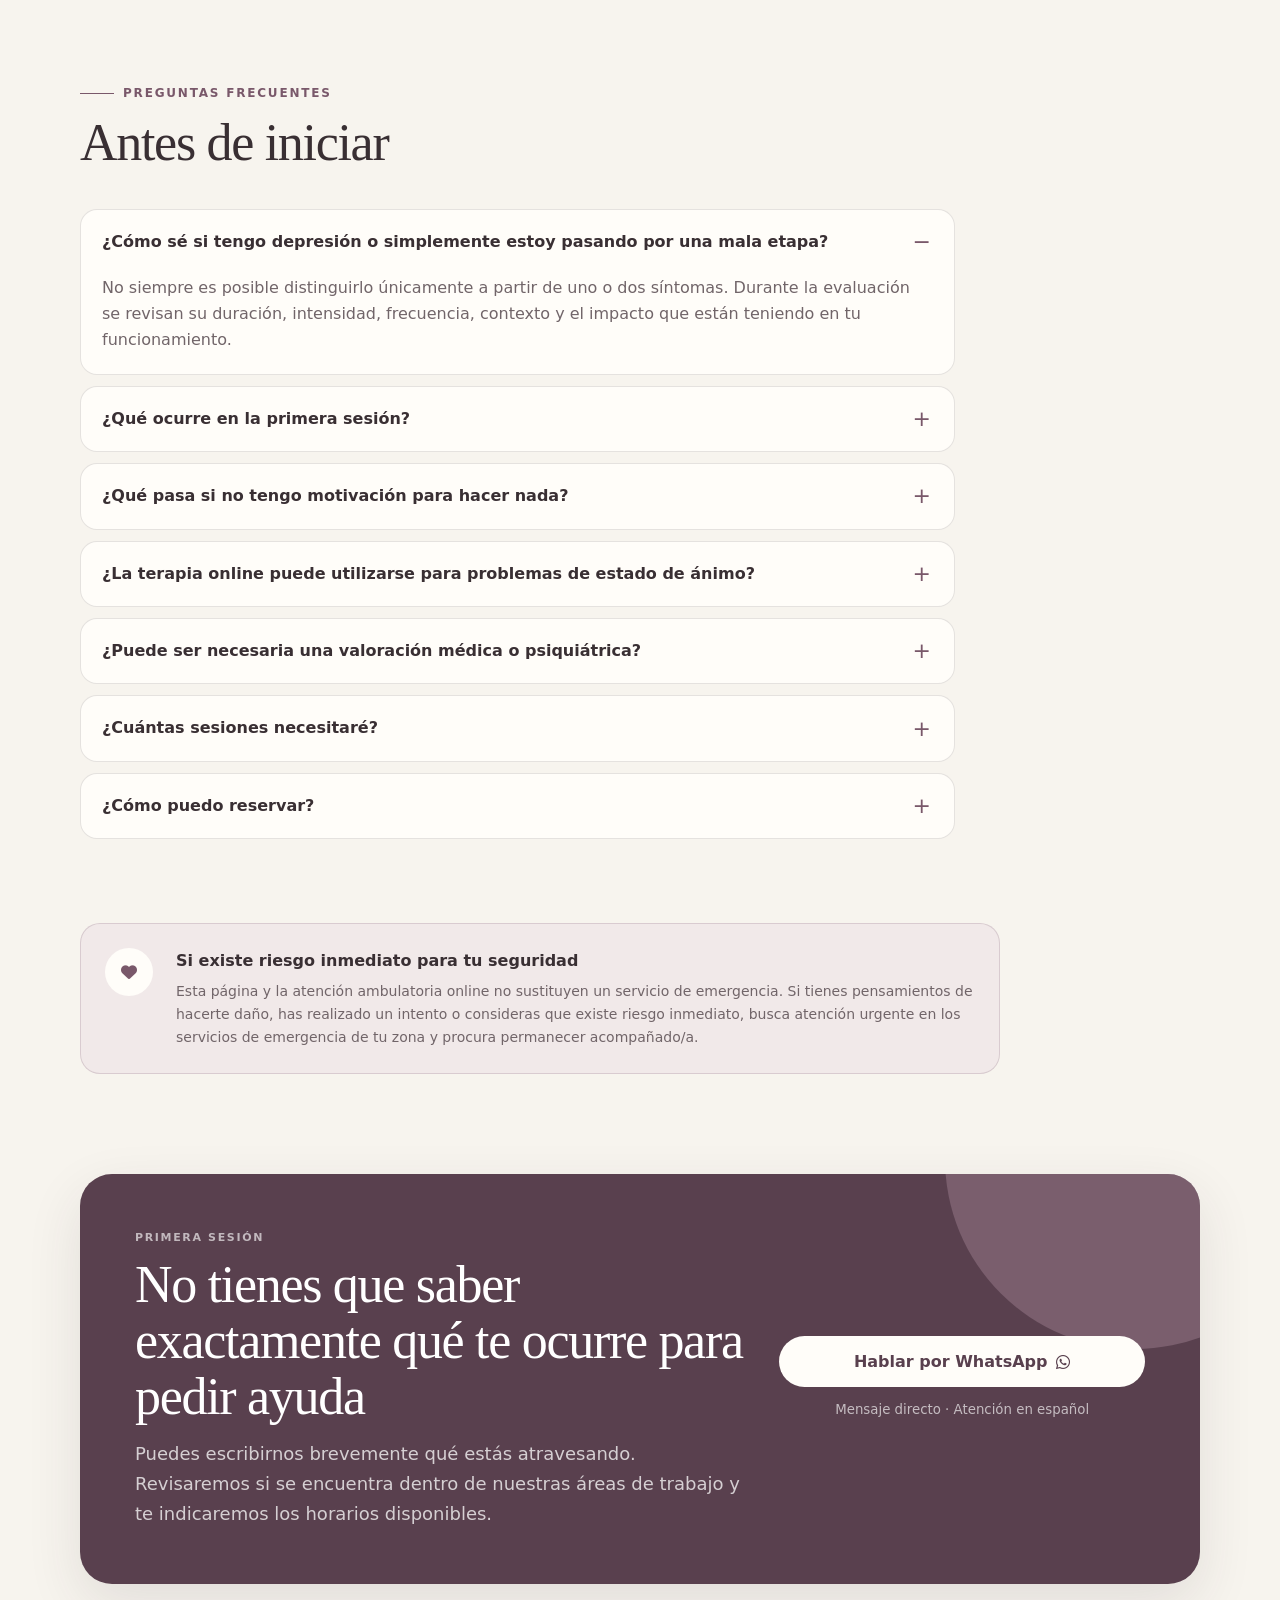
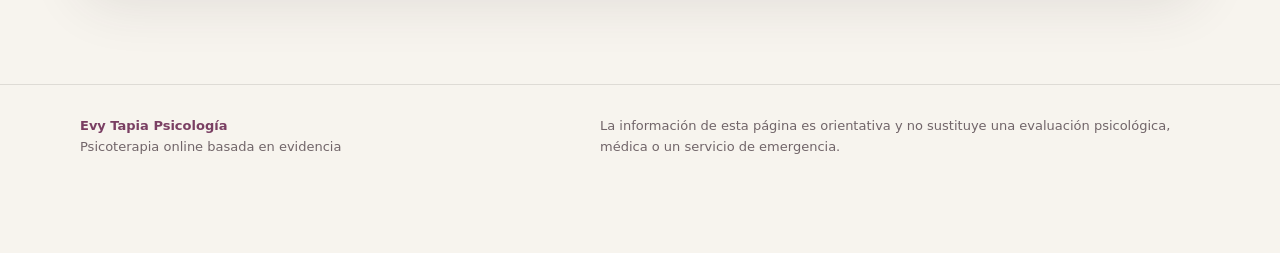
<file: depresion.html>
<!doctype html>
<html lang="es">

<head>

  <!-- =====================================================
       GOOGLE ANALYTICS
       ===================================================== -->
  <script async src="https://www.googletagmanager.com/gtag/js?id=G-EVJXFKHW8Q"></script>

  <script>
    window.dataLayer = window.dataLayer || [];

    function gtag() {
      dataLayer.push(arguments);
    }

    gtag('js', new Date());

    gtag('config', 'G-EVJXFKHW8Q');
  </script>


  <!-- =====================================================
       META
       ===================================================== -->

  <meta charset="utf-8">

  <meta
    name="viewport"
    content="width=device-width, initial-scale=1"
  >

  <title>
    Terapia online para estado de ánimo bajo y depresión | Evy Tapia
  </title>

  <meta
    name="description"
    content="Psicoterapia online basada en evidencia para estado de ánimo bajo, pérdida de interés, desmotivación y síntomas depresivos. Atención profesional en español en Perú y otros países."
  >

  <link
    rel="canonical"
    href="https://www.evytapiapsicologa.com/depresion"
  >

  <meta
    name="robots"
    content="index, follow"
  >


  <!-- =====================================================
       OPEN GRAPH
       ===================================================== -->

  <meta
    property="og:type"
    content="website"
  >

  <meta
    property="og:title"
    content="Terapia online para estado de ánimo bajo y depresión | Evy Tapia"
  >

  <meta
    property="og:description"
    content="Psicoterapia online basada en evidencia para personas que atraviesan desmotivación, pérdida de interés, tristeza persistente o síntomas depresivos."
  >

  <meta
    property="og:url"
    content="https://www.evytapiapsicologa.com/depresion"
  >

  <meta
    property="og:image"
    content="https://www.evytapiapsicologa.com/images/depresion-estado-animo.jpg"
  >

  <meta
    property="og:image:alt"
    content="Imagen representativa de una persona atravesando un periodo de estado de ánimo bajo"
  >

  <meta
    property="og:site_name"
    content="Evy Tapia Psicología"
  >

  <meta
    property="og:locale"
    content="es_ES"
  >


  <!-- =====================================================
       TWITTER / X
       ===================================================== -->

  <meta
    name="twitter:card"
    content="summary_large_image"
  >

  <meta
    name="twitter:title"
    content="Terapia online para estado de ánimo bajo y depresión | Evy Tapia"
  >

  <meta
    name="twitter:description"
    content="Psicoterapia online basada en evidencia para estado de ánimo bajo, desmotivación y síntomas depresivos."
  >

  <meta
    name="twitter:image"
    content="https://www.evytapiapsicologa.com/images/depresion-estado-animo.jpg"
  >


  <!-- =====================================================
       DATOS ESTRUCTURADOS
       ===================================================== -->

  <script type="application/ld+json">
  {
    "@context": "https://schema.org",
    "@type": "ProfessionalService",
    "name": "Evy Tapia Psicología",
    "url": "https://www.evytapiapsicologa.com/depresion",
    "image": "https://www.evytapiapsicologa.com/images/depresion-estado-animo.jpg",
    "description": "Psicoterapia online basada en evidencia para estado de ánimo bajo y síntomas depresivos.",
    "email": "atendimento@evytapiapsicologa.com",
    "telephone": "+51999230000",
    "areaServed": [
      "Peru",
      "Online"
    ],
    "availableLanguage": "Spanish",
    "founder": {
      "@type": "Person",
      "name": "Evy Tapia",
      "jobTitle": "Psicóloga clínica y psicoterapeuta"
    },
    "sameAs": [
      "https://www.instagram.com/evytapia.psicologa/"
    ]
  }
  </script>


  <!-- =====================================================
       CSS GLOBAL DO SITE
       ===================================================== -->

  <link
    rel="stylesheet"
    href="/base.css"
  >

  <link
    rel="stylesheet"
    href="/components.css"
  >

  <link
    rel="stylesheet"
    href="/responsive.css"
  >


  <!-- =====================================================
       CSS ESPECÍFICO DA LANDING
       ===================================================== -->

  <link
    rel="stylesheet"
    href="/depresion.css"
  >


  <!-- FONT AWESOME -->

  <link
    rel="stylesheet"
    href="https://cdnjs.cloudflare.com/ajax/libs/font-awesome/6.5.0/css/all.min.css"
  >

</head>


<body class="depresionPage">


  <!-- =====================================================
       HEADER PARTILHADO
       O header.js carrega header.html
       ===================================================== -->

  <div id="header-container"></div>


  <!-- =====================================================
       MAIN
       ===================================================== -->

  <main class="depresionMain">


    <!-- ===================================================
         HERO
         =================================================== -->

    <section
      class="depresionHero"
      id="inicio"
    >

      <div class="depresionShell depresionHeroGrid">


        <!-- TEXTO -->

        <div class="depresionHeroContent">

          <span class="depresionEyebrow">
            Psicoterapia basada en evidencia
          </span>

          <h1>
            Terapia online para el
            <span>estado de ánimo bajo y la depresión</span>
          </h1>

          <p class="depresionHeroLead">
            Cuando incluso las cosas que antes disfrutabas empiezan
            a sentirse lejanas, recuperar el ritmo puede resultar
            difícil. El proceso terapéutico puede ayudarte a comprender
            qué está manteniendo este momento y empezar a avanzar
            de forma gradual.
          </p>


          <!-- BOTÕES -->

          <div class="depresionActions">

            <a
              class="depresionBtn depresionBtnPrimary wa-link"
              href="https://wa.me/51999230000?text=Hola%2C%20vi%20la%20p%C3%A1gina%20sobre%20estado%20de%20%C3%A1nimo%20bajo%20y%20depresi%C3%B3n.%20Quisiera%20conocer%20los%20horarios%20disponibles%20para%20una%20primera%20sesi%C3%B3n."
              target="_blank"
              rel="noopener noreferrer"
            >
              Consultar horarios por WhatsApp

              <i
                class="fa-brands fa-whatsapp"
                aria-hidden="true"
              ></i>
            </a>


            <a
              class="depresionBtn depresionBtnSecondary"
              href="#como-trabajamos"
            >
              Conocer el proceso
            </a>

          </div>


          <!-- MICROCOPY -->

          <p class="depresionMicrocopy">
            Sesiones de 50 minutos · Atención online en español ·
            Perú y otros países
          </p>

          <p class="depresionTeamCopy">
            Atención con Evy o una psicóloga de su equipo,
            según el motivo de consulta y disponibilidad,
            con seguimiento y supervisión clínica continua.
          </p>


          <!-- TRUST -->

          <div class="depresionTrustRow">

            <span class="depresionTrustChip">
              Psicoterapia basada en evidencia
            </span>

            <span class="depresionTrustChip">
              Más de 10 años de experiencia
            </span>

            <span class="depresionTrustChip">
              Atención confidencial
            </span>

          </div>

        </div>


        <!-- IMAGEM -->

        <figure class="depresionPortraitWrap">

          <div
            class="depresionPortraitShape"
            aria-hidden="true"
          ></div>

          <img
            class="depresionPortrait"
            src="/images/pexels-mart-production-7279062.jpg"
            alt="Imagen representativa de una persona en un momento de reflexión y estado de ánimo bajo"
          >

          <figcaption class="depresionImageCredit">
            Imagen representativa · Foto: MART PRODUCTION / Pexels
          </figcaption>

        </figure>

      </div>

    </section>



    <!-- ===================================================
         SEÑALES
         =================================================== -->

    <section
      class="depresionSection depresionSectionAlt"
      id="senales"
    >

      <div class="depresionShell">

        <div class="depresionSectionHead">

          <span class="depresionEyebrow">
            Cuando el bajo estado de ánimo empieza a ocupar demasiado
          </span>

          <h2>
            A veces no se siente solo como tristeza
          </h2>

          <p>
            Puede aparecer como falta de energía, pérdida de interés,
            dificultad para empezar las cosas o una sensación
            persistente de desconexión de tu propia vida.
          </p>

        </div>


        <div class="depresionSymptoms">


          <article class="depresionCard">

            <div class="depresionIcon">
              <i
                class="fa-regular fa-face-meh"
                aria-hidden="true"
              ></i>
            </div>

            <h3>
              Pérdida de interés
            </h3>

            <p>
              Actividades, personas o proyectos que antes tenían
              importancia empiezan a generar poca satisfacción
              o resultan difíciles de iniciar.
            </p>

          </article>



          <article class="depresionCard">

            <div class="depresionIcon">
              <i
                class="fa-regular fa-battery-quarter"
                aria-hidden="true"
              ></i>
            </div>

            <h3>
              Cansancio y poca energía
            </h3>

            <p>
              Incluso las tareas pequeñas pueden sentirse pesadas
              y requerir mucho más esfuerzo del habitual.
            </p>

          </article>



          <article class="depresionCard">

            <div class="depresionIcon">
              <i
                class="fa-solid fa-arrow-down"
                aria-hidden="true"
              ></i>
            </div>

            <h3>
              Desmotivación
            </h3>

            <p>
              Sabes que hay cosas que necesitas o quieres hacer,
              pero empezar, mantener el esfuerzo o tomar decisiones
              se vuelve especialmente difícil.
            </p>

          </article>



          <article class="depresionCard">

            <div class="depresionIcon">
              <i
                class="fa-regular fa-comments"
                aria-hidden="true"
              ></i>
            </div>

            <h3>
              Autocrítica intensa
            </h3>

            <p>
              Pueden aparecer pensamientos frecuentes de insuficiencia,
              culpa, fracaso o una mirada especialmente dura
              hacia ti mismo/a.
            </p>

          </article>



          <article class="depresionCard">

            <div class="depresionIcon">
              <i
                class="fa-solid fa-person-walking-arrow-right"
                aria-hidden="true"
              ></i>
            </div>

            <h3>
              Aislamiento
            </h3>

            <p>
              Cada vez cuesta más responder mensajes, quedar con otras
              personas o permanecer conectado/a con actividades
              importantes.
            </p>

          </article>



          <article class="depresionCard">

            <div class="depresionIcon">
              <i
                class="fa-regular fa-moon"
                aria-hidden="true"
              ></i>
            </div>

            <h3>
              Cambios en el funcionamiento diario
            </h3>

            <p>
              Pueden aparecer dificultades de sueño, concentración,
              apetito, rendimiento académico o laboral y organización
              cotidiana.
            </p>

          </article>

        </div>


        <div class="depresionClinicalNote">

          <div class="depresionClinicalNoteIcon">

            <i
              class="fa-solid fa-circle-info"
              aria-hidden="true"
            ></i>

          </div>

          <div>

            <strong>
              Tener algunos de estos síntomas no permite determinar
              por sí solo que exista una depresión.
            </strong>

            <p>
              La evaluación profesional permite comprender su intensidad,
              duración, contexto e impacto y valorar si existen otros
              factores psicológicos o médicos que deban tenerse en cuenta.
            </p>

          </div>

        </div>

      </div>

    </section>



    <!-- ===================================================
         COMO TRABAJAMOS
         =================================================== -->

    <section
      class="depresionSection"
      id="como-trabajamos"
    >

      <div class="depresionShell depresionProcessGrid">


        <!-- INTRO -->

        <div class="depresionStickyCopy">

          <span class="depresionEyebrow">
            Cómo trabajamos
          </span>

          <h2>
            Recuperar movimiento cuando todo parece haberse detenido
          </h2>

          <p>
            El tratamiento no se limita a hablar sobre cómo te sientes.
            Buscamos entender qué está ocurriendo y construir cambios
            pequeños, concretos y sostenibles.
          </p>


          <div class="depresionMethodBox">

            <span class="depresionMethodLabel">
              Enfoque clínico
            </span>

            <strong>
              Terapia cognitivo-conductual y contextual
            </strong>

            <p>
              El plan se adapta a cada persona y puede incorporar
              estrategias de activación conductual, trabajo cognitivo,
              regulación emocional y reconexión con actividades
              y áreas valiosas de la vida.
            </p>

          </div>

        </div>



        <!-- PASSOS -->

        <div class="depresionSteps">


          <article class="depresionStep">

            <div class="depresionNum">
              1
            </div>

            <div>

              <h3>
                Comprendemos qué está pasando
              </h3>

              <p>
                La primera etapa es de evaluación. Exploramos cuándo
                empezó el cambio, su evolución, tus rutinas,
                relaciones, antecedentes y el impacto que está teniendo
                en distintas áreas de tu vida.
              </p>

            </div>

          </article>



          <article class="depresionStep">

            <div class="depresionNum">
              2
            </div>

            <div>

              <h3>
                Identificamos lo que mantiene el problema
              </h3>

              <p>
                Observamos cómo se relacionan el estado de ánimo,
                la reducción de actividades, el aislamiento,
                los patrones de pensamiento y las respuestas
                que pueden estar manteniendo el malestar.
              </p>

            </div>

          </article>



          <article class="depresionStep">

            <div class="depresionNum">
              3
            </div>

            <div>

              <h3>
                Introducimos cambios de forma gradual
              </h3>

              <p>
                No esperamos a que aparezcan espontáneamente
                las ganas para empezar a actuar. Diseñamos pasos
                alcanzables que permitan recuperar contacto con
                actividades, personas y experiencias importantes.
              </p>

            </div>

          </article>



          <article class="depresionStep">

            <div class="depresionNum">
              4
            </div>

            <div>

              <h3>
                Trabajamos la relación con los pensamientos difíciles
              </h3>

              <p>
                Según el caso, abordamos autocrítica, culpa,
                desesperanza, pensamientos rígidos o patrones
                que dificultan responder de una manera más flexible.
              </p>

            </div>

          </article>



          <article class="depresionStep">

            <div class="depresionNum">
              5
            </div>

            <div>

              <h3>
                Consolidamos herramientas y prevención de recaídas
              </h3>

              <p>
                Conforme avanzas, identificamos señales tempranas
                y estrategias que puedan ayudarte a sostener
                los cambios y responder mejor ante futuras
                etapas de dificultad.
              </p>

            </div>

          </article>


          <div class="depresionProcessAction">

            <a
              class="depresionBtn depresionBtnPrimary wa-link"
              href="https://wa.me/51999230000?text=Hola%2C%20vi%20la%20p%C3%A1gina%20sobre%20estado%20de%20%C3%A1nimo%20bajo%20y%20depresi%C3%B3n.%20Quisiera%20conocer%20los%20horarios%20disponibles%20para%20una%20primera%20sesi%C3%B3n."
              target="_blank"
              rel="noopener noreferrer"
            >
              Preguntar por la primera sesión

              <i
                class="fa-brands fa-whatsapp"
                aria-hidden="true"
              ></i>

            </a>

          </div>

        </div>

      </div>

    </section>



    <!-- ===================================================
         OBJETIVOS
         =================================================== -->

    <section class="depresionSection depresionSectionSoft">

      <div class="depresionShell depresionRecoveryGrid">


        <div class="depresionRecoveryIntro">

          <span class="depresionEyebrow">
            El objetivo del proceso
          </span>

          <h2>
            No se trata únicamente de “sentirte mejor”
          </h2>

          <p>
            Buscamos que puedas recuperar progresivamente
            participación en tu propia vida y desarrollar
            herramientas que no dependan de esperar
            a que el estado de ánimo cambie por sí solo.
          </p>

        </div>


        <div class="depresionRecoveryCards">


          <div class="depresionRecoveryCard">

            <span>01</span>

            <strong>
              Recuperar rutinas
            </strong>

            <p>
              Volver a construir estructura y movimiento
              de forma realista y progresiva.
            </p>

          </div>



          <div class="depresionRecoveryCard">

            <span>02</span>

            <strong>
              Reconectar con lo importante
            </strong>

            <p>
              Acercarte nuevamente a personas, actividades
              y áreas de vida que tienen valor para ti.
            </p>

          </div>



          <div class="depresionRecoveryCard">

            <span>03</span>

            <strong>
              Reducir patrones que alimentan el malestar
            </strong>

            <p>
              Identificar ciclos de aislamiento, evitación,
              autocrítica o abandono de actividades.
            </p>

          </div>



          <div class="depresionRecoveryCard">

            <span>04</span>

            <strong>
              Construir autonomía
            </strong>

            <p>
              Comprender mejor tus señales y contar
              con herramientas para responder ante
              futuras etapas difíciles.
            </p>

          </div>

        </div>

      </div>

    </section>



    <!-- ===================================================
         EQUIPE
         =================================================== -->

    <section
      class="depresionSection depresionSectionAlt"
      id="equipo"
    >

      <div class="depresionShell depresionTeamGrid">


        <!-- FOTO EVY -->

        <div class="depresionTeamImageWrap">

          <div
            class="depresionTeamShape"
            aria-hidden="true"
          ></div>

          <img
            class="depresionTeamImage"
            src="/images/evy-avatar.jpg"
            alt="Evy Tapia, psicóloga clínica y psicoterapeuta"
          >

        </div>


        <!-- COPY -->

        <div class="depresionTeamContent">

          <span class="depresionEyebrow">
            Un proceso profesional y supervisado
          </span>

          <h2>
            Un equipo con una misma línea de trabajo clínico
          </h2>

          <p class="depresionTeamLead">
            El centro está dirigido por Evy Tapia,
            psicóloga clínica y psicoterapeuta.
            La atención puede realizarse directamente con Evy
            o con una psicóloga de su equipo, dependiendo
            del motivo de consulta y la disponibilidad.
          </p>


          <div class="depresionCredentials">


            <div class="depresionCredential">

              <strong>
                Dirección clínica
              </strong>

              <span>
                Evy Tapia · Psicóloga clínica y psicoterapeuta
              </span>

            </div>


            <div class="depresionCredential">

              <strong>
                Psicoterapia basada en evidencia
              </strong>

              <span>
                Intervenciones seleccionadas de acuerdo
                con la evaluación de cada caso.
              </span>

            </div>


            <div class="depresionCredential">

              <strong>
                Enfoque cognitivo-conductual y contextual
              </strong>

              <span>
                Trabajo orientado a objetivos clínicos
                concretos y comprensibles.
              </span>

            </div>


            <div class="depresionCredential">

              <strong>
                Supervisión clínica continua
              </strong>

              <span>
                Seguimiento de los casos para mantener
                criterios profesionales compartidos.
              </span>

            </div>


          </div>


          <p class="depresionTeamNote">
            Antes de asignar a una profesional se revisa brevemente
            el motivo de consulta para valorar si se encuentra
            dentro de las áreas que trabaja el equipo.
          </p>

        </div>

      </div>

    </section>



    <!-- ===================================================
         FAQ
         =================================================== -->

    <section
      class="depresionSection"
      id="preguntas"
    >

      <div class="depresionShell">


        <div class="depresionSectionHead">

          <span class="depresionEyebrow">
            Preguntas frecuentes
          </span>

          <h2>
            Antes de iniciar
          </h2>

        </div>


        <div class="depresionFaq">


          <details open>

            <summary>
              ¿Cómo sé si tengo depresión o simplemente estoy pasando
              por una mala etapa?
            </summary>

            <p>
              No siempre es posible distinguirlo únicamente a partir
              de uno o dos síntomas. Durante la evaluación se revisan
              su duración, intensidad, frecuencia, contexto
              y el impacto que están teniendo en tu funcionamiento.
            </p>

          </details>



          <details>

            <summary>
              ¿Qué ocurre en la primera sesión?
            </summary>

            <p>
              Comenzamos con una evaluación de tu motivo de consulta,
              antecedentes, situación actual, cambios recientes
              y áreas de tu vida que se están viendo afectadas.
              A partir de esa información se plantea la forma
              de trabajo más adecuada.
            </p>

          </details>



          <details>

            <summary>
              ¿Qué pasa si no tengo motivación para hacer nada?
            </summary>

            <p>
              Precisamente esa dificultad puede formar parte
              de lo que trabajamos. Los primeros objetivos
              se plantean de forma gradual y teniendo en cuenta
              el nivel de energía y funcionamiento actual.
            </p>

          </details>



          <details>

            <summary>
              ¿La terapia online puede utilizarse para problemas
              de estado de ánimo?
            </summary>

            <p>
              La psicoterapia puede realizarse mediante videollamada.
              Durante la evaluación también se valora si la modalidad
              online es adecuada para las necesidades y condiciones
              particulares de cada caso.
            </p>

          </details>



          <details>

            <summary>
              ¿Puede ser necesaria una valoración médica
              o psiquiátrica?
            </summary>

            <p>
              En algunos casos puede resultar conveniente complementar
              el proceso psicológico con una valoración médica
              o psiquiátrica. Si durante la evaluación encontramos
              indicadores para ello, se comenta contigo de forma clara.
            </p>

          </details>



          <details>

            <summary>
              ¿Cuántas sesiones necesitaré?
            </summary>

            <p>
              No existe un número idéntico para todas las personas.
              La duración depende de la situación, la intensidad
              de los síntomas, los objetivos terapéuticos,
              la evolución y otros factores individuales.
            </p>

          </details>



          <details>

            <summary>
              ¿Cómo puedo reservar?
            </summary>

            <p>
              Puedes escribirnos por WhatsApp para indicarnos brevemente
              el motivo de consulta y conocer los horarios disponibles.
              Las sesiones tienen una duración aproximada de 50 minutos.
            </p>

          </details>


        </div>

      </div>

    </section>



    <!-- ===================================================
         URGENCIA
         =================================================== -->

    <section class="depresionSafety">

      <div class="depresionShell">

        <div class="depresionSafetyBox">

          <div class="depresionSafetyIcon">

            <i
              class="fa-solid fa-heart"
              aria-hidden="true"
            ></i>

          </div>


          <div>

            <strong>
              Si existe riesgo inmediato para tu seguridad
            </strong>

            <p>
              Esta página y la atención ambulatoria online
              no sustituyen un servicio de emergencia.
              Si tienes pensamientos de hacerte daño,
              has realizado un intento o consideras que existe
              riesgo inmediato, busca atención urgente
              en los servicios de emergencia de tu zona
              y procura permanecer acompañado/a.
            </p>

          </div>

        </div>

      </div>

    </section>



    <!-- ===================================================
         CTA FINAL
         =================================================== -->

    <section class="depresionFinalCta">

      <div class="depresionShell">

        <div class="depresionCtaBox">


          <div class="depresionCtaContent">

            <span class="depresionCtaEyebrow">
              Primera sesión
            </span>

            <h2>
              No tienes que saber exactamente qué te ocurre
              para pedir ayuda
            </h2>

            <p>
              Puedes escribirnos brevemente qué estás atravesando.
              Revisaremos si se encuentra dentro de nuestras áreas
              de trabajo y te indicaremos los horarios disponibles.
            </p>

          </div>


          <div class="depresionCtaSide">

            <a
              class="depresionBtn depresionBtnLight wa-link"
              href="https://wa.me/51999230000?text=Hola%2C%20vi%20la%20p%C3%A1gina%20sobre%20estado%20de%20%C3%A1nimo%20bajo%20y%20depresi%C3%B3n.%20Quisiera%20conocer%20los%20horarios%20disponibles%20para%20una%20primera%20sesi%C3%B3n."
              target="_blank"
              rel="noopener noreferrer"
            >
              Hablar por WhatsApp

              <i
                class="fa-brands fa-whatsapp"
                aria-hidden="true"
              ></i>

            </a>

            <small>
              Mensaje directo · Atención en español
            </small>

          </div>

        </div>

      </div>

    </section>


  </main>



  <!-- =====================================================
       FOOTER
       ===================================================== -->

  <footer class="depresionFooter">

    <div class="depresionShell depresionFooterGrid">


      <div>

        <strong>
          Evy Tapia Psicología
        </strong>

        <br>

        Psicoterapia online basada en evidencia

      </div>


      <div>
        La información de esta página es orientativa
        y no sustituye una evaluación psicológica,
        médica o un servicio de emergencia.
      </div>


    </div>

  </footer>



  <!-- =====================================================
       CTA MOBILE
       ===================================================== -->

  <div class="depresionMobileBar">

    <a
      class="wa-link"
      href="https://wa.me/51999230000?text=Hola%2C%20vi%20la%20p%C3%A1gina%20sobre%20estado%20de%20%C3%A1nimo%20bajo%20y%20depresi%C3%B3n.%20Quisiera%20conocer%20los%20horarios%20disponibles%20para%20una%20primera%20sesi%C3%B3n."
      target="_blank"
      rel="noopener noreferrer"
    >

      Consultar horarios

      <i
        class="fa-brands fa-whatsapp"
        aria-hidden="true"
      ></i>

    </a>

  </div>



  <!-- =====================================================
       HEADER PARTILHADO
       ===================================================== -->

  <script
    src="/header.js"
    defer
  ></script>



  <!-- =====================================================
       GOOGLE ANALYTICS - LEADS
       ===================================================== -->

  <script>

    document.addEventListener('click', function(event) {

      const target = event.target;

      if (!(target instanceof Element)) {
        return;
      }

      const link = target.closest('a[href]');

      if (!link) {
        return;
      }

      const href =
        link.href ||
        link.getAttribute('href') ||
        '';

      const linkText =
        link.textContent.trim() ||
        link.getAttribute('aria-label') ||
        'Sin texto';


      const eventParameters = {

        page_path:
          window.location.pathname,

        page_location:
          window.location.href,

        page_title:
          document.title,

        link_url:
          href,

        link_text:
          linkText,

        landing_page:
          'estado_animo_depresion'

      };


      const isWhatsAppLink =
        href.includes('wa.me') ||
        href.includes('api.whatsapp.com') ||
        href.includes('whatsapp.com');


      if (isWhatsAppLink) {

        gtag(
          'event',
          'generate_lead',
          {
            ...eventParameters,
            method: 'whatsapp'
          }
        );

        return;

      }


      const isBookingLink =
        href.includes('outlook.office.com/book') ||
        href.includes('outlook.office365.com/book');


      if (isBookingLink) {

        gtag(
          'event',
          'booking_click',
          {
            ...eventParameters,
            method: 'outlook_bookings'
          }
        );

      }

    });

  </script>


</body>

</html>
</file>
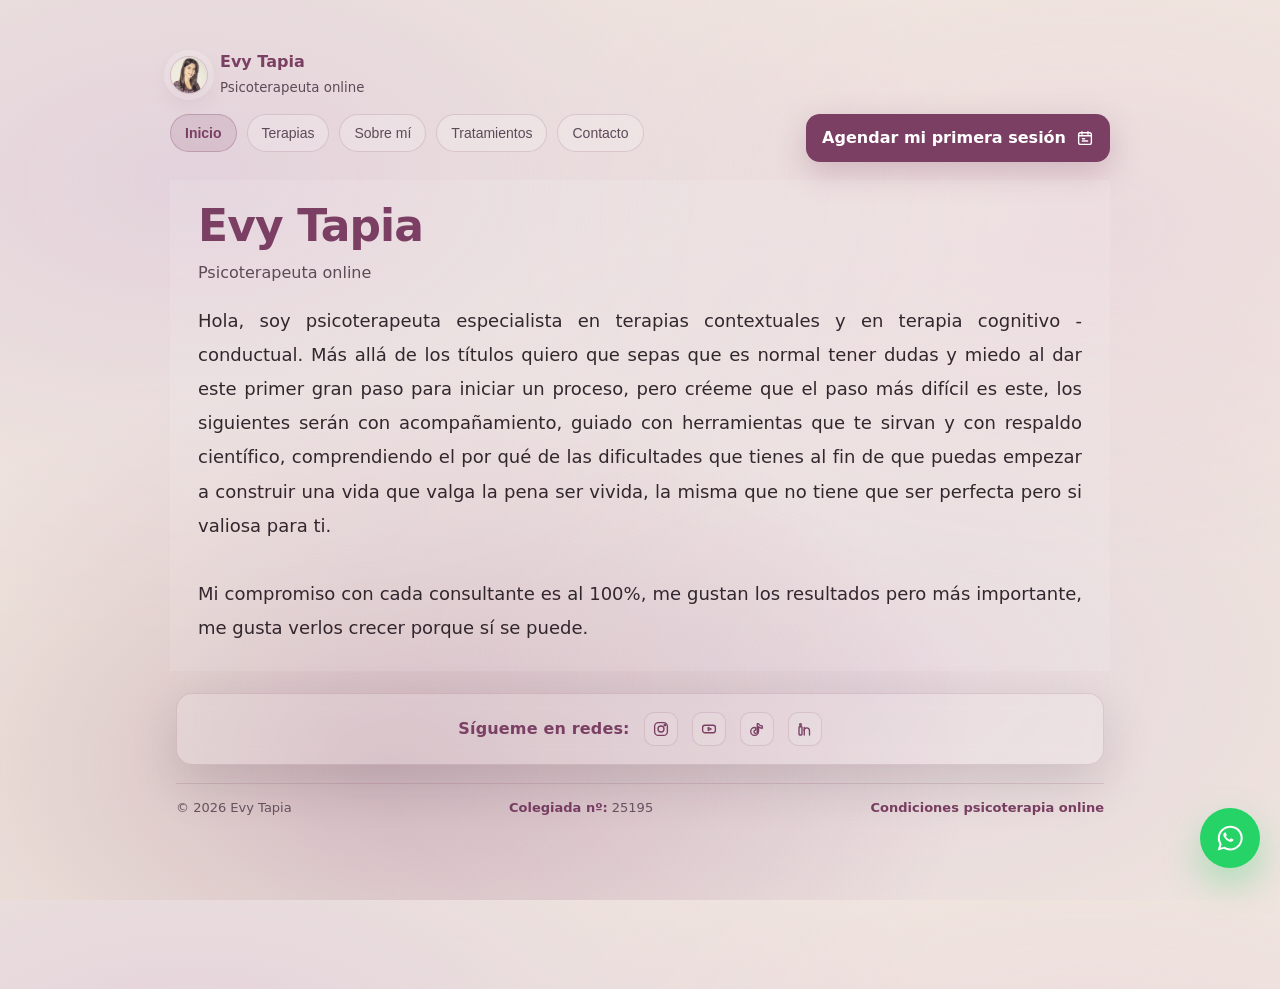
<file: index_old.html>
<!doctype html>
<html lang="es">
<head>
  <meta charset="utf-8" />
  <meta name="viewport" content="width=device-width,initial-scale=1" />
  <meta name="description" content="Evy Tapia — Psicoterapeuta online. Agendamiento y contacto." />
  <title>Evy Tapia — Psicoterapeuta online</title>

  <style>
    :root{
      --bgBase:#f2e9df;

      --text:#2b1f27;
      --muted:#5d4a57;

      --accentDark:#7a3f63;
      --accentLight:#c7a6bd;

      --line:rgba(122,63,99,.18);
      --chip:rgba(199,166,189,.11);
      --cardTop: rgba(255,255,255,.28);
      --cardBot: rgba(255,255,255,.12);

      --shadow: 0 20px 60px rgba(33,18,28,.22);
      --radius: 20px;
      --max: 980px;

      --btn:#7a3f63;
      --btnText:#ffffff;
      --btnGhostBg:rgba(255,255,255,.10);

      --wa:#25D366;
      --waText:#ffffff;
      --waBubble:#ffffff;
      --waBubbleText:#2b2b2b;
      --waPanel:#e9f0ec;
    }

    *{box-sizing:border-box}
    html,body{height:100%}

    body{
      margin:0;
      font-family: ui-sans-serif, system-ui, -apple-system, Segoe UI, Roboto, Helvetica, Arial, "Apple Color Emoji","Segoe UI Emoji";
      background:
        radial-gradient(1200px 700px at 15% 20%, rgba(214, 191, 216, 0.55), transparent 65%),
        radial-gradient(1000px 600px at 85% 25%, rgba(230, 207, 220, 0.60), transparent 60%),
        radial-gradient(900px 600px at 30% 85%, rgba(154, 100, 136, 0.35), transparent 65%),
        radial-gradient(1100px 700px at 70% 75%, rgba(214, 191, 216, 0.45), transparent 65%),
        var(--bgBase);
      color:var(--text);
      line-height:1.55;
    }

    a{color:inherit}

    h1,h2,h3,strong,b{color:var(--accentDark)}
    .role, .metaLine, .noteLines, .bullets, .chip, .pill, .tab{color:var(--muted)}
    .lead{color:rgba(43,31,39,.92)}

    .wrap{max-width:var(--max); margin:0 auto; padding:40px 20px 60px;}

    .top{
      display:flex; justify-content:space-between; align-items:center; gap:16px;
      padding:10px 0 14px;
    }

    .brand{
      display:flex;
      align-items:center;
      gap:12px;
      min-height:42px;
    }

    .avatar{
      width:38px;
      height:38px;
      border-radius:50%;
      object-fit:cover;
      display:block;
      flex:0 0 38px;
      border:1.5px solid rgba(122,63,99,.18);
      box-shadow:
        0 0 0 6px rgba(255,255,255,.22),
        0 8px 20px rgba(122,63,99,.12);
    }

    .brand small{color:var(--muted)}

    .ico, .iconSvg{
      width:18px;
      height:18px;
      display:block;
      flex:0 0 18px;
      stroke: var(--accentDark);
      fill: none;
      stroke-width: 1.8;
      stroke-linecap: round;
      stroke-linejoin: round;
      vector-effect: non-scaling-stroke;
    }

    a svg, button svg{
      width:18px !important;
      height:18px !important;
      flex:0 0 18px !important;
      display:block !important;
    }

    svg.ico path, svg.ico rect, svg.ico circle, svg.ico line{
      fill:none !important;
      stroke:var(--accentDark) !important;
    }

    .tabs{
      display:flex;
      flex-wrap:wrap;
      gap:10px;
      margin:0;
    }

    .tab{
      background: rgba(255,255,255,.20);
      border: 1px solid var(--line);
      padding: 10px 14px;
      border-radius: 999px;
      cursor: pointer;
      font-size: 14px;
      transition: opacity .2s ease, transform .08s ease, background .2s ease, border-color .2s ease;
    }

    .tab:active{transform: scale(.99)}
    .tab:hover{opacity:.95}

    .tab.isActive{
      background: rgba(122,63,99,.12);
      color: var(--accentDark);
      border-color: rgba(122,63,99,.28);
      font-weight: 700;
    }

    .navRow{
      display:flex;
      align-items:flex-start;
      justify-content:space-between;
      gap:16px;
      margin: 0 0 18px;
      flex-wrap:wrap;
      position:relative;
      z-index:50;
    }

    .navRow .tabs{
      flex:1 1 auto;
    }

    .navCta{
      flex:0 0 auto;
      position:relative;
    }

    .navActions{
      display:flex;
      align-items:center;
      gap:10px;
      flex-wrap:wrap;
      position:relative;
    }

    .btnTopCta{
      padding:12px 18px;
      border-radius:16px;
    }

    .btnTopCta .ico{
      stroke: var(--btnText) !important;
    }

    .btnTopCta svg.ico path,
    .btnTopCta svg.ico rect,
    .btnTopCta svg.ico circle,
    .btnTopCta svg.ico line{
      stroke: var(--btnText) !important;
    }

    .btnPrimary .ico{
      stroke: var(--btnText) !important;
    }

    .btnPrimary svg.ico path,
    .btnPrimary svg.ico rect,
    .btnPrimary svg.ico circle,
    .btnPrimary svg.ico line{
      stroke: var(--btnText) !important;
    }

    .btn{
      appearance:none; border:0;
      display:inline-flex; align-items:center; justify-content:center; gap:10px;
      padding:12px 16px;
      border-radius:14px;
      font-weight:750;
      text-decoration:none;
      cursor:pointer;
      transition: transform .08s ease, opacity .2s ease, background .2s ease, border-color .2s ease;
      user-select:none;
      white-space:nowrap;
    }

    .btn:active{transform: scale(.99)}

    .btnPrimary{
      background: var(--btn);
      color: var(--btnText);
      box-shadow: 0 10px 30px rgba(122,63,99,.25);
    }

    .btnPrimary:hover{opacity:.95}

    .btnGhost{
      background: var(--btnGhostBg);
      border:1px solid rgba(122,63,99,.18);
      color: var(--accentDark);
    }

    .btnGhost:hover{
      background: rgba(255,255,255,.20);
      border-color: rgba(122,63,99,.26);
    }

    .btnDetails{
      display:none;
      background:rgba(255,255,255,.20);
      border:1px solid var(--line);
      color:var(--accentDark);
      font-weight:800;
      padding:12px 15px;
      border-radius:16px;
      align-items:center;
      justify-content:center;
      gap:8px;
      cursor:pointer;
      transition:background .2s ease, border-color .2s ease, transform .08s ease;
    }
    
    .btnDetails:hover{
      background:rgba(255,255,255,.28);
      border-color:rgba(122,63,99,.26);
    }
    
    .btnDetails:active{
      transform:scale(.99);
    }
    
    .detailsArrow{
      font-size:12px;
      line-height:1;
      transform:translateY(1px);
    }
    
    .detailsPopover{
      position:absolute;
      top:calc(100% + 12px);
      right:0;
      width:360px;
      max-width:min(92vw, 360px);
      background: linear-gradient(180deg, rgba(255,255,255,.96), rgba(247,240,244,.96));
      border:1px solid rgba(122,63,99,.18);
      border-radius:22px;
      box-shadow:0 24px 60px rgba(33,18,28,.20);
      backdrop-filter: blur(12px);
      padding:18px;
      opacity:0;
      visibility:hidden;
      transform:translateY(8px) scale(.98);
      transition:opacity .2s ease, transform .2s ease, visibility .2s ease;
      z-index:80;
    }
    
    .detailsPopover.isOpen{
      opacity:1;
      visibility:visible;
      transform:translateY(0) scale(1);
    }
    
    .detailsPopoverTitle{
      margin:0 0 12px;
      font-size:16px;
      letter-spacing:.02em;
      text-transform: uppercase;
      color: var(--accentDark);
      opacity: .85;
      font-weight:900;
    }

    .popupList{
      margin:0;
      padding:0;
      list-style:none;
      display:grid;
      gap:10px;
    }

    .popupItem{
      display:flex;
      gap:10px;
      align-items:flex-start;
      padding:12px 12px;
      border:1px solid rgba(122,63,99,.18);
      border-radius:14px;
      background: rgba(255,255,255,.62);
    }

    .popupItem b{
      display:block;
      font-size:14.5px;
      color: var(--accentDark);
    }

    .popupItem span{
      display:block;
      color:var(--muted);
      font-size:14px;
    }

    .popupIcon{
      width:18px;
      height:18px;
      border-radius:6px;
      background: rgba(122,63,99,.14);
      flex: 0 0 18px;
      margin-top:2px;
    }

    .popupNoteTitle{
      margin:16px 0 8px;
      color: var(--accentDark);
      font-weight:900;
      letter-spacing:.02em;
      text-transform: uppercase;
      font-size:16px;
      opacity:.85;
    }

    .popupNoteText{
      margin:0;
      color:var(--muted);
      font-size:14.5px;
      line-height:1.65;
    }

    .grid{
      display:grid;
      grid-template-columns: 1fr;
      gap:22px;
      align-items:start;
    }

    @media (hover: none), (pointer: coarse){
      .navActions{
        display:grid;
        grid-template-columns: 1fr auto;
        gap:10px;
        width:100%;
      }
    
      .btnDetails{
        display:inline-flex;
        align-items:center;
        justify-content:center;
        gap:8px;
      }
    
      .detailsPopover{
        left:0;
        right:auto;
        width:100%;
        max-width:none;
      }
    }

    .hero{
      padding:22px 28px 26px;
      border-top:0;
      background: rgba(255,255,255,.10);
    }

    h1{
      font-size: clamp(30px, 3.6vw, 44px);
      line-height:1.1;
      margin:0 0 10px;
      letter-spacing:-.02em;
    }

    .role{
      margin:0 0 18px;
      font-size:16px;
    }

    .lead{
      margin:0;
      font-size:18px;
      line-height:1.9;
      max-width:100%;
      color: rgba(43,31,39,.96);
      text-align: justify;
    }

    .metaLine{
      margin: 26px 0 0;
      font-size: 14.5px;
      color: rgba(93,74,87,.95);
    }

    .metaLine b{
      color: var(--accentDark);
      font-weight: 800;
    }

    .chips{
      display:flex;
      flex-wrap:wrap;
      gap:10px;
      margin:24px 0 0;
    }

    .chip{
      padding:7px 11px;
      border:1px solid rgba(122,63,99,.12);
      border-radius:999px;
      background: var(--chip);
      font-size:13px;
      color: rgba(93,74,87,.88);
    }

    .section{
      padding:22px 28px 26px;
      border-top:1px solid rgba(122,63,99,.14);
      background: rgba(255,255,255,.10);
    }

    .section.noTop{border-top:0}

    .section h3{margin:0 0 10px; font-size:16px;}

    .section p{
      margin:0;
      color: var(--muted);
      font-size:14.8px;
      max-width:85ch;
    }

    .bullets{
      margin:10px 0 0;
      padding-left:18px;
      color: var(--muted);
      font-size:14.8px;
    }

    .bullets li{margin:8px 0}

    .noteLines{
      margin-top:10px;
      color: var(--muted);
      font-size:14.8px;
    }

    .eduCard{
      margin-top:14px;
      padding:14px 14px;
      border:1px solid rgba(122,63,99,.18);
      border-radius:14px;
      background: rgba(255,255,255,.12);
    }

    .eduTitle{
      margin:0 0 10px;
      font-size:15px;
      font-weight:800;
      color: var(--accentDark);
    }

    .eduList{
      margin:0;
      padding-left:18px;
      color: var(--muted);
      font-size:14.6px;
    }

    .eduList li{margin:8px 0}

    .cols3{
      display:grid;
      grid-template-columns: repeat(3, 1fr);
      gap:8px 18px;
      margin-top:12px;
      color: var(--muted);
      font-size:14.8px;
    }

    @media (max-width: 860px){
      .cols3{grid-template-columns: repeat(2, 1fr);}
    }

    @media (max-width: 520px){
      .cols3{grid-template-columns: 1fr;}
      .hero{padding:22px 28px 26px;}
      .lead{
        font-size:17px;
        line-height:1.85;
      }
    }

    .item{display:flex; gap:10px; align-items:flex-start;}
    .chev{margin-top:2px; opacity:.9; color: var(--accentDark);}

    .contactGrid{
      display:grid;
      grid-template-columns:1fr 1fr;
      gap:12px;
      margin-top:14px;
    }

    @media (max-width: 560px){
      .contactGrid{grid-template-columns:1fr}
    }

    .contactItem{
      padding:14px 14px;
      border:1px solid rgba(122,63,99,.18);
      border-radius:14px;
      background: rgba(255,255,255,.12);
      text-decoration:none;
      display:flex;
      align-items:center;
      justify-content:space-between;
      gap:12px;
      transition: background .2s ease, border-color .2s ease, transform .08s ease;
    }

    .contactItem:hover{
      background: rgba(255,255,255,.18);
      border-color: rgba(122,63,99,.26);
    }

    .contactItem:active{transform:scale(.995)}
    .contactItem small{color:var(--muted)}
    .arrow{opacity:.75; color: var(--accentDark);}

    .conditionsWrap{
      display:grid;
      gap:18px;
      margin-top:8px;
    }

    .conditionsIntro{
      font-size:15.5px;
      line-height:1.8;
      color:rgba(43,31,39,.94);
      max-width:78ch;
    }

    .conditionsBlock{
      padding:18px;
      border:1px solid rgba(122,63,99,.16);
      border-radius:16px;
      background:rgba(255,255,255,.10);
    }

    .conditionsBlock h4{
      margin:0 0 10px;
      font-size:15.5px;
      color:var(--accentDark);
    }

    .conditionsBlock p{
      margin:0;
      color:var(--muted);
      font-size:14.8px;
      line-height:1.75;
      max-width:85ch;
    }

    footer{
      margin-top:22px;
      padding:0 6px 110px;
    }

    .socialCard{
      width:100%;
      display:flex;
      align-items:center;
      justify-content:center;
      gap:14px;
      flex-wrap:wrap;
      padding:18px 18px;
      border-radius:16px;
      border:1px solid rgba(122,63,99,.16);
      background: rgba(255,255,255,.16);
      box-shadow:0 18px 50px rgba(33,18,28,.14);
      backdrop-filter: blur(10px);
    }

    .socialCard .label{
      color: var(--accentDark);
      font-weight:900;
      letter-spacing:.01em;
    }

    .socialIcons{
      display:flex;
      align-items:center;
      gap:14px;
      flex-wrap:wrap;
    }

    .socialIcons a{
      width:34px;
      height:34px;
      display:inline-flex;
      align-items:center;
      justify-content:center;
      border-radius:10px;
      border:1px solid rgba(122,63,99,.16);
      background: rgba(255,255,255,.10);
      text-decoration:none;
      transition: transform .08s ease, background .2s ease, border-color .2s ease;
    }

    .socialIcons a:hover{
      background: rgba(255,255,255,.18);
      border-color: rgba(122,63,99,.24);
    }

    .socialIcons a:active{transform: scale(.99)}

    .footerRow{
      margin-top:18px;
      border-top:1px solid rgba(122,63,99,.16);
      padding-top:14px;
      display:flex;
      align-items:flex-start;
      justify-content:space-between;
      gap:12px 24px;
      flex-wrap:wrap;
      color: rgba(93,74,87,.92);
      font-size:13px;
    }

    .footerConditionsLink{
      color:var(--accentDark);
      text-decoration:none;
      font-weight:700;
      cursor:pointer;
      transition:opacity .2s ease;
    }

    .footerConditionsLink:hover{
      opacity:.8;
      text-decoration:underline;
    }

    @media (max-width: 560px){
      .footerRow{
        display:grid;
        grid-template-columns:1fr;
        gap:8px;
      }
    }

    .panel{display:none;}
    .panel.isActive{display:block;}

    .waWidget{
      position:fixed;
      right:20px;
      bottom:32px;
      z-index:99999;
      display:flex;
      flex-direction:column;
      align-items:flex-end;
      gap:14px;
      pointer-events:none;
    }

    .waToggle,
    .waPanel,
    .waClose,
    .waSend{
      pointer-events:auto;
    }

    .waToggle{
      width:60px;
      height:60px;
      border:0;
      border-radius:999px;
      background:var(--wa);
      color:#fff;
      display:flex;
      align-items:center;
      justify-content:center;
      cursor:pointer;
      box-shadow:0 16px 36px rgba(37, 211, 102, .34);
      transition:transform .15s ease, box-shadow .2s ease, opacity .2s ease;
      padding:0;
    }

    .waToggle:hover{
      transform:translateY(-2px);
      box-shadow:0 20px 40px rgba(37, 211, 102, .40);
    }

    .waToggle:active{transform:scale(.97)}

    .waToggle svg{
      width:30px !important;
      height:30px !important;
      min-width:30px;
      min-height:30px;
      display:block !important;
      flex:0 0 30px !important;
    }

    .waToggle svg path{
      fill:#fff !important;
      stroke:none !important;
    }

    .waPanel{
      width:340px;
      max-width:calc(100vw - 24px);
      border-radius:22px;
      overflow:hidden;
      background:var(--waPanel);
      box-shadow:0 24px 60px rgba(0,0,0,.22);
      transform:translateY(18px) scale(.96);
      opacity:0;
      pointer-events:none;
      transition:opacity .2s ease, transform .22s ease;
    }

    .waWidget.isOpen .waPanel{
      opacity:1;
      transform:translateY(0) scale(1);
      pointer-events:auto;
    }

    .waHeader{
      background:var(--wa);
      color:var(--waText);
      padding:18px;
      display:flex;
      align-items:center;
      justify-content:space-between;
      gap:12px;
    }

    .waHeaderTitle{
      font-size:16px;
      font-weight:800;
      line-height:1.2;
      color:#fff;
    }

    .waClose{
      width:42px;
      height:42px;
      min-width:42px;
      border:0;
      border-radius:999px;
      background:rgba(0,0,0,.18);
      color:#fff;
      display:flex;
      align-items:center;
      justify-content:center;
      cursor:pointer;
      padding:0;
      transition:background .2s ease, transform .12s ease;
    }

    .waClose:hover{
      background:rgba(0,0,0,.26);
    }

    .waClose:active{transform:scale(.96)}

    .waClose span{
      font-size:28px;
      line-height:1;
      transform:translateY(-1px);
      display:block;
      color:#fff;
    }

    .waBody{
      padding:18px;
      background:linear-gradient(180deg, #edf4ef 0%, #e6eeea 100%);
    }

    .waBubble{
      position:relative;
      background:var(--waBubble);
      color:var(--waBubbleText);
      border-radius:18px;
      padding:16px 18px;
      margin-bottom:14px;
      box-shadow:0 8px 22px rgba(0,0,0,.10);
      font-size:15px;
      line-height:1.5;
    }

    .waBubble:first-child::before{
      content:"";
      position:absolute;
      left:-10px;
      top:24px;
      width:18px;
      height:18px;
      background:var(--waBubble);
      border-bottom-right-radius:16px;
      transform:rotate(45deg);
      box-shadow:6px 6px 12px rgba(0,0,0,.03);
    }

    .waAction{
      display:flex;
      justify-content:flex-start;
      margin-top:8px;
    }

    .waSend{
      display:inline-flex;
      align-items:center;
      justify-content:center;
      gap:12px;
      min-width:180px;
      padding:16px 22px;
      border-radius:999px;
      text-decoration:none;
      background:var(--wa);
      color:#fff;
      font-weight:800;
      font-size:16px;
      box-shadow:0 12px 26px rgba(37, 211, 102, .26);
      transition:transform .12s ease, opacity .2s ease, box-shadow .2s ease;
    }

    .waSend:hover{
      opacity:.98;
      transform:translateY(-1px);
      box-shadow:0 16px 32px rgba(37, 211, 102, .34);
    }

    .waSend:active{transform:scale(.98)}

    .waSend svg{
      width:24px !important;
      height:24px !important;
      min-width:24px;
      min-height:24px;
      flex:0 0 24px !important;
      display:block !important;
    }

    .waSend svg path{
      fill:#fff !important;
      stroke:none !important;
    }

    @media (max-width: 640px){
      .waWidget{
        right:16px;
        bottom:28px;
      }

      .waPanel{
        width:min(340px, calc(100vw - 16px));
      }

      .waToggle{
        width:58px;
        height:58px;
      }
    }
  </style>
</head>
<body>
  <div class="wrap">

    <div class="top">
      <div class="brand">
        <img
          class="avatar"
          src="images/evy-avatar.jpg"
          alt="Foto de perfil de Evy Tapia"
        />
        <div>
          <div><strong>Evy Tapia</strong></div>
          <small>Psicoterapeuta online</small>
        </div>
      </div>
      <span aria-hidden="true"></span>
    </div>

    <div class="navRow">
      <nav class="tabs" aria-label="Navegación">
        <button class="tab isActive" data-tab="inicio" type="button">Inicio</button>
        <button class="tab" data-tab="terapias" type="button">Terapias</button>
        <button class="tab" data-tab="sobre" type="button">Sobre mí</button>
        <button class="tab" data-tab="tratamientos" type="button">Tratamientos</button>
        <button class="tab" data-tab="contacto" type="button">Contacto</button>
      </nav>

      <div class="navCta">
        <div class="navActions" id="detailsWrap">
          <a
            class="btn btnPrimary btnTopCta"
            href="https://outlook.office.com/book/cita@evytapiapsicologa.com/"
            target="_blank"
            rel="noreferrer"
            aria-label="Agendar mi primera sesión"
          >
            Agendar mi primera sesión
            <svg class="ico" viewBox="0 0 24 24" aria-hidden="true">
              <rect x="3.5" y="5" width="17" height="15.5" rx="2.5"></rect>
              <line x1="8" y1="3.5" x2="8" y2="7"></line>
              <line x1="16" y1="3.5" x2="16" y2="7"></line>
              <line x1="3.5" y1="9" x2="20.5" y2="9"></line>
              <path d="M8.5 13h3"></path>
              <path d="M8.5 16h7"></path>
            </svg>
          </a>

          <button
            class="btn btnDetails"
            id="detailsToggle"
            type="button"
            aria-expanded="false"
            aria-controls="detailsPopover"
          >
            Detalles
            <span class="detailsArrow">▽</span>
          </button>

          <div class="detailsPopover" id="detailsPopover" aria-hidden="true">
            <div class="detailsPopoverTitle">Detalles</div>

            <ul class="popupList">
              <li class="popupItem">
                <div class="popupIcon" aria-hidden="true"></div>
                <div><b>Terapia</b><span>Familiar, Individual</span></div>
              </li>
              <li class="popupItem">
                <div class="popupIcon" aria-hidden="true"></div>
                <div><b>Dirigido a</b><span>Adolescentes y jóvenes, Adultos</span></div>
              </li>
              <li class="popupItem">
                <div class="popupIcon" aria-hidden="true"></div>
                <div><b>Modalidad</b><span>Online</span></div>
              </li>
              <li class="popupItem">
                <div class="popupIcon" aria-hidden="true"></div>
                <div><b>Duración</b><span>50 minutos</span></div>
              </li>
              <li class="popupItem">
                <div class="popupIcon" aria-hidden="true"></div>
                <div><b>Idioma</b><span>Español</span></div>
              </li>
            </ul>

            <div class="popupNoteTitle">Nota</div>
            <p class="popupNoteText">
              Sitio informativo. Agendamiento y contacto a través de los enlaces.
            </p>
          </div>
        </div>
      </div>
    </div>

    <div class="grid">
      <div class="card">

        <div class="panel isActive" id="tab-inicio">
          <div class="hero">
            <h1>Evy Tapia</h1>
            <div class="role">Psicoterapeuta online</div>
            <p class="lead">
              Hola, soy psicoterapeuta especialista en terapias contextuales y en terapia cognitivo - conductual. Más allá de los títulos quiero que sepas que es normal tener dudas y miedo al dar este primer gran paso para iniciar un proceso, pero créeme que el paso más difícil es este, los siguientes serán con acompañamiento, guiado con herramientas que te sirvan y con respaldo científico, comprendiendo el por qué de las dificultades que tienes al fin de que puedas empezar a construir una vida que valga la pena ser vivida, la misma que no tiene que ser perfecta pero si valiosa para ti.
              <br><br>
              Mi compromiso con cada consultante es al 100%, me gustan los resultados pero más importante, me gusta verlos crecer porque sí se puede.
            </p>
          </div>
        </div>

        <div class="panel" id="tab-terapias">
          <div class="section noTop">
            <h3>Terapias</h3>
            <p><b>Terapia:</b> Familiar, Individual. <b>Dirigido a:</b> Adolescentes y jóvenes, Adultos</p>
          </div>

          <div class="section">
            <h3>Enfoque</h3>
            <p>
              Psicoterapeuta cognitivo-conductual y contextual. Especialista en ACT (Terapia de aceptación y compromiso).
              Especialista en Activación conductual para la depresión (AC). Mindfulness. Intervención basada en ciencia desde
              el enfoque contextual con amplia experiencia y excelentes resultados en casos de:
            </p>

            <ul class="bullets">
              <li>Trastornos de ansiedad, ataques de pánico, ansiedad social, ansiedad generalizada, rumia compleja.</li>
              <li>Cuadros depresivos leves y severos abordados desde el modelo con mayor eficacia de efectividad y con bases científicas, la terapia de Activación Conductual (AC).</li>
              <li>Intervención en casos de dependencia emocional, rupturas de pareja, duelo por separación o pérdidas familiares.</li>
              <li>Asesoría a padres para manejo en la crianza y modificación de conducta.</li>
              <li>Intervención en casos de desregulación emocional con herramientas de la DBT.</li>
            </ul>
          </div>
        </div>

        <div class="panel" id="tab-sobre">
          <div class="section noTop">
            <h3>Sobre mí</h3>
            <p>
              Psicoterapeuta cognitivo-conductual y contextual. Especialista en ACT (Terapia de aceptación y compromiso).
              Especialista en Activación conductual para la depresión (AC). Mindfulness. Intervención basada en ciencia desde
              el enfoque contextual con amplia experiencia y excelentes resultados en casos de:
            </p>

            <ul class="bullets">
              <li>Trastornos de ansiedad, ataques de pánico, ansiedad social, ansiedad generalizada, rumia compleja.</li>
              <li>Cuadros depresivos leves y severos abordados desde el modelo con mayor eficacia de efectividad y con bases científicas, la terapia de Activación Conductual (AC).</li>
              <li>Intervención en casos de dependencia emocional, rupturas de pareja, duelo por separación o pérdidas familiares.</li>
              <li>Asesoría a padres para manejo en la crianza y modificación de conducta.</li>
              <li>Intervención en casos de desregulación emocional con herramientas de la DBT.</li>
            </ul>

            <div class="noteLines">
              * Te ayudo a construir una vida valiosa y con sentido para ti, una vida que valga la pena ser vivida.
            </div>

            <div class="eduCard" aria-label="Formación">
              <div class="eduTitle">Formación</div>
              <ul class="eduList">
                <li>ESPECIALISTA EN TERAPIAS CONTEXTUALES - Universidad de Almería (España)</li>
                <li>ESPECIALISTA EN TERAPIA COGNITIVO-CONDUCTUAL de niños y adolescentes - Ipsicoc (Perú)</li>
                <li>FORMACIÓN EN TERAPIA DE ACEPTACIÓN Y COMPROMISO - Instituto Liceo por el Dr. Fabián Oláz</li>
                <li>ENTRENAMIENTO EN ACTIVACIÓN CONDUCTUAL PARA LA DEPRESIÓN CON EL Dr. Jorge Barraca en España y Perú - Almería y por el Instituto peruano de análisis conductual.</li>
                <li>ENTRENAMIENTO EN PSICOTERAPIA ANALÍTICA FUNCIONAL con el Dr. Michel Reyes - Instituto Liceo</li>
                <li>CURSO INTERNACIONAL DE TERAPIA DE ACEPTACIÓN Y COMPROMISO EN ADOLESCENTES con el Ps. Javier Mandil.</li>
                <li>CURSO INTERNACIONAL TERAPIA DIALÉCTICA CONDUCTUAL PARA NIÑOS Y ADOLESCENTES - Edilibros</li>
              </ul>
            </div>
          </div>
        </div>

        <div class="panel" id="tab-tratamientos">
          <div class="section noTop">
            <h3>Tratamientos</h3>

            <div class="cols3" aria-label="Tratamientos">
              <div class="item"><span class="chev">›</span><span>Angustia</span></div>
              <div class="item"><span class="chev">›</span><span>Divorcio</span></div>
              <div class="item"><span class="chev">›</span><span>Miedo a Hablar en Público</span></div>

              <div class="item"><span class="chev">›</span><span>Ansiedad</span></div>
              <div class="item"><span class="chev">›</span><span>Duelos y pérdidas</span></div>
              <div class="item"><span class="chev">›</span><span>Pánico</span></div>

              <div class="item"><span class="chev">›</span><span>Autolesiones</span></div>
              <div class="item"><span class="chev">›</span><span>Enfermedades crónicas</span></div>
              <div class="item"><span class="chev">›</span><span>rumia compleja</span></div>

              <div class="item"><span class="chev">›</span><span>Bullying</span></div>
              <div class="item"><span class="chev">›</span><span>Estrés Postraumático</span></div>
              <div class="item"><span class="chev">›</span><span>Timidez</span></div>

              <div class="item"><span class="chev">›</span><span>Dependencia emocional</span></div>
              <div class="item"><span class="chev">›</span><span>Estrés y agotamiento</span></div>
              <div class="item"><span class="chev">›</span><span>Trastorno Obsesivo Compulsivo (TOC)</span></div>

              <div class="item"><span class="chev">›</span><span>Depresión</span></div>
              <div class="item"><span class="chev">›</span><span>Fibromialgia - Fatiga crónica</span></div>
              <div class="item"><span class="chev">›</span><span>Trastornos del sueño - Insomnio</span></div>

              <div class="item"><span class="chev">›</span><span>Desregulación emocional</span></div>
              <div class="item"><span class="chev">›</span><span>Fobias</span></div>
              <div></div>
            </div>
          </div>

          <div class="section">
            <h3>Especialidades</h3>
            <div class="cols3" aria-label="Especialidades">
              <div class="item"><span class="chev">›</span><span>Activación conductual para la depresión</span></div>
              <div class="item"><span class="chev">›</span><span>Terapia cognitivo conductual</span></div>
              <div class="item"><span class="chev">›</span><span>Terapia de aceptación y compromiso (ACT)</span></div>
            </div>
          </div>
        </div>

        <div class="panel" id="tab-condiciones">
          <div class="section noTop">
            <h3>Condiciones de la psicoterapia online</h3>

            <div class="conditionsWrap">
              <p class="conditionsIntro">
                Antes de iniciar un proceso terapéutico online, es importante que conozcas cómo funciona este servicio, cuáles son sus condiciones generales y qué aspectos organizativos permiten que el proceso se desarrolle con claridad, respeto y seguridad para ambas partes.
              </p>

              <div class="conditionsBlock">
                <h4>1. Modalidad de atención</h4>
                <p>
                  La atención se realiza en modalidad online, mediante videollamada, en la fecha y hora previamente acordadas. La persona consultante debe contar con un dispositivo adecuado, conexión estable a internet, cámara y micrófono en buen funcionamiento.
                </p>
              </div>

              <div class="conditionsBlock">
                <h4>2. Duración de las sesiones</h4>
                <p>
                  La duración habitual de cada sesión es de 50 minutos, salvo que se indique expresamente una modalidad distinta en un caso concreto.
                </p>
              </div>

              <div class="conditionsBlock">
                <h4>3. Reserva y confirmación</h4>
                <p>
                  La cita se considera reservada una vez acordada por los medios habilitados por la profesional. Para confirmar la sesión, es necesario efectuar el pago por adelantado con un mínimo de 48 horas de antelación respecto a la fecha programada.
                </p>
                <p style="margin-top:10px;">
                  Si el pago no se realiza dentro de ese plazo, la reserva quedará cancelada.
                </p>
              </div>

              <div class="conditionsBlock">
                <h4>4. Acceso a las sesiones</h4>
                <p>
                  Una vez verificado el pago, recibirás el enlace de Google Meet para la sesión a través del medio de contacto acordado (correo electrónico o WhatsApp) antes del inicio de la consulta.
                </p>
              </div>

              <div class="conditionsBlock">
                <h4>5. Puntualidad</h4>
                <p>
                  Es importante conectarse a la hora acordada. Si la persona consultante se incorpora con retraso, la sesión finalizará igualmente a la hora prevista, salvo que la profesional indique lo contrario en ese caso concreto.
                </p>
              </div>

              <div class="conditionsBlock">
                <h4>6. Cancelación, reagendamiento y reembolsos</h4>
                <p>
                  Podrás cancelar o reagendar la sesión contratada con un mínimo de 24 horas de antelación respecto a la fecha y hora confirmadas.
                </p>
                <p style="margin-top:10px;">
                  En caso de no respetarse este plazo, no será posible realizar cambios ni cancelaciones de la cita. El importe abonado no será reembolsado, salvo en situaciones excepcionales debidamente justificadas por causa de fuerza mayor.
                </p>
                <p style="margin-top:10px;">
                  Una vez aceptada la cancelación dentro del plazo establecido, el reembolso se realizará a través del mismo método de pago utilizado inicialmente.
                </p>
              </div>

              <div class="conditionsBlock">
                <h4>7. Espacio adecuado para la sesión</h4>
                <p>
                  La persona consultante se compromete a conectarse desde un lugar privado, tranquilo y adecuado para mantener la confidencialidad y aprovechar el espacio terapéutico de la mejor manera posible.
                </p>
              </div>

              <div class="conditionsBlock">
                <h4>8. Confidencialidad</h4>
                <p>
                  Todo lo compartido en sesión será tratado con la confidencialidad propia del ejercicio profesional, salvo las excepciones legalmente aplicables. También se espera que la persona consultante respete la privacidad del espacio terapéutico.
                </p>
              </div>

              <div class="conditionsBlock">
                <h4>9. Grabaciones</h4>
                <p>
                  Las sesiones no podrán ser grabadas, reproducidas ni difundidas por ninguna de las partes sin consentimiento previo y expreso.
                </p>
              </div>

              <div class="conditionsBlock">
                <h4>10. Alcance del servicio</h4>
                <p>
                  La psicoterapia es un proceso profesional de acompañamiento y trabajo terapéutico. No garantiza resultados idénticos para todas las personas, ya que cada proceso depende de múltiples factores, entre ellos la continuidad, el contexto y el compromiso con el trabajo terapéutico.
                </p>
              </div>

              <div class="conditionsBlock">
                <h4>11. Situaciones de urgencia o emergencia</h4>
                <p>
                  La psicoterapia online no sustituye servicios de urgencia, emergencias médicas ni atención inmediata en situaciones de riesgo. Si existe una situación urgente o una emergencia, debe acudirse a los servicios correspondientes del lugar donde se encuentre la persona consultante.
                </p>
              </div>

              <div class="conditionsBlock">
                <h4>12. Protección de datos y privacidad</h4>
                <p>
                  Los datos personales facilitados se tratarán con confidencialidad y con respeto a la normativa aplicable en materia de protección de datos personales. La información recogida se utilizará únicamente para la gestión de la atención profesional, el contacto y el desarrollo del proceso terapéutico, en los términos que resulten aplicables.
                </p>
              </div>

              <div class="conditionsBlock">
                <h4>13. Aceptación de las condiciones</h4>
                <p>
                  La reserva de una sesión o el inicio del proceso terapéutico implica que la persona consultante ha leído, comprendido y aceptado estas condiciones generales de atención online.
                </p>
              </div>

              <div class="conditionsBlock">
                <h4>Importante</h4>
                <p>
                  Si deseas, esta sección puede ampliarse después con tus datos profesionales completos, medios de pago, política exacta de cancelación, aviso de privacidad y cualquier otra información legal o administrativa que necesites incorporar.
                </p>
              </div>
            </div>
          </div>
        </div>

        <div class="panel" id="tab-contacto">
          <div class="section noTop">
            <h3>Contacto</h3>

            <div class="contactGrid">
              <a class="contactItem" href="mailto:atendimento@evytapiapsicologa.com">
                <div>
                  <div><strong>Email</strong></div>
                  <small>atendimento@evytapiapsicologa.com</small>
                </div>
                <div class="arrow">↗</div>
              </a>

              <a
                class="contactItem"
                href="https://wa.me/51999230000?text=Hola%2C%20quiero%20m%C3%A1s%20informaci%C3%B3n%20sobre%20terapia."
                target="_blank"
                rel="noreferrer"
                aria-label="WhatsApp"
              >
                <div style="display:flex; align-items:center; gap:10px;">
                  <svg viewBox="0 0 32 32" aria-hidden="true" style="width:20px;height:20px;display:block;flex:0 0 20px;">
                    <path fill="#25D366" d="M19.11 17.21c-.27-.13-1.58-.78-1.82-.87-.24-.09-.41-.13-.59.14-.17.27-.68.86-.83 1.04-.15.18-.3.2-.56.07-.27-.13-1.12-.41-2.14-1.3-.79-.7-1.33-1.56-1.48-1.82-.15-.27-.02-.41.11-.54.12-.12.27-.3.41-.45.14-.15.18-.26.27-.43.09-.18.04-.33-.02-.46-.07-.13-.59-1.42-.81-1.95-.21-.5-.43-.43-.59-.44h-.5c-.18 0-.46.07-.7.33-.24.27-.92.9-.92 2.2 0 1.29.94 2.54 1.07 2.72.13.18 1.85 2.82 4.48 3.95.63.27 1.12.43 1.5.55.63.2 1.2.17 1.65.1.5-.07 1.58-.65 1.8-1.28.22-.63.22-1.17.15-1.28-.06-.11-.24-.18-.5-.31zM16.27 27.2h-.01a11.1 11.1 0 0 1-5.65-1.55l-.4-.24-4.2 1.1 1.12-4.09-.26-.42a11.08 11.08 0 1 1 9.4 5.2zm9.44-20.48A13.38 13.38 0 0 0 16.28 2.8C8.94 2.8 2.98 8.76 2.98 16.1c0 2.35.61 4.64 1.78 6.66L2.8 29.2l6.6-1.73a13.29 13.29 0 0 0 6.87 1.89h.01c7.34 0 13.3-5.96 13.3-13.3 0-3.55-1.38-6.88-3.87-9.37z"></path>
                  </svg>
                  <div>
                    <div><strong>WhatsApp</strong></div>
                    <small>Mensaje directo</small>
                  </div>
                </div>
                <div class="arrow">↗</div>
              </a>
            </div>
          </div>

          <div class="section">
            <h3>Agendar cita</h3>
            <p>* Agenda cita enviando un mensaje al WhatsApp al teléfono o desde el enlace de la web.</p>
            <div style="height:10px"></div>
            <a class="btn btnPrimary" href="https://outlook.office.com/book/cita@evytapiapsicologa.com/" target="_blank" rel="noreferrer">
              Reservar cita
              <svg class="ico" viewBox="0 0 24 24" aria-hidden="true">
                <rect x="3.5" y="5" width="17" height="15.5" rx="2.5"></rect>
                <line x1="8" y1="3.5" x2="8" y2="7"></line>
                <line x1="16" y1="3.5" x2="16" y2="7"></line>
                <line x1="3.5" y1="9" x2="20.5" y2="9"></line>
                <path d="M8.5 13h3"></path>
                <path d="M8.5 16h7"></path>
              </svg>
            </a>
          </div>

          <div class="section">
            <h3>Sesiones online</h3>
            <p>* Sesiones online a nivel nacional y mundial</p>
          </div>
        </div>
      </div>
    </div>

    <footer>
      <div class="socialCard">
        <span class="label">Sígueme en redes:</span>

        <div class="socialIcons">
          <a href="https://www.instagram.com/evytapia.psicologa/" target="_blank" rel="noopener" aria-label="Instagram">
            <svg class="ico" viewBox="0 0 24 24" aria-hidden="true">
              <rect x="3.5" y="3.5" width="17" height="17" rx="5"></rect>
              <circle cx="12" cy="12" r="4"></circle>
              <circle cx="17.2" cy="6.8" r="1"></circle>
            </svg>
          </a>

          <a href="https://www.youtube.com/" target="_blank" rel="noopener" aria-label="YouTube">
            <svg class="ico" viewBox="0 0 24 24" aria-hidden="true">
              <rect x="3.5" y="7" width="17" height="10" rx="3"></rect>
              <path d="M11 10l4 2-4 2z"></path>
            </svg>
          </a>

          <a href="https://www.tiktok.com/" target="_blank" rel="noopener" aria-label="TikTok">
            <svg class="ico" viewBox="0 0 24 24" aria-hidden="true">
              <path d="M14 5c1.2 2 2.7 3 5 3v3c-2 0-3.7-.7-5-2v6.2a5.2 5.2 0 1 1-5.2-5.2c.5 0 1 .1 1.4.2v3.2a2.2 2.2 0 1 0 2.2 2.2V5z"></path>
            </svg>
          </a>

          <a href="https://www.linkedin.com/" target="_blank" rel="noopener" aria-label="LinkedIn">
            <svg class="ico" viewBox="0 0 24 24" aria-hidden="true">
              <rect x="4" y="9" width="4" height="11" rx="1"></rect>
              <circle cx="6" cy="6" r="1.2"></circle>
              <path d="M11 10v10"></path>
              <path d="M11 14c0-2.2 1.3-3.5 3.2-3.5S18 12 18 14.5V20"></path>
            </svg>
          </a>
        </div>
      </div>

      <div class="footerRow">
        <div>© <span id="year"></span> Evy Tapia</div>
        <div><b>Colegiada nº:</b> 25195</div>
        <a href="#condiciones" class="footerConditionsLink" data-tab-link="condiciones">Condiciones psicoterapia online</a>
      </div>
    </footer>

  </div>

  <div class="waWidget" id="waWidget">
    <div class="waPanel" id="waPanel" aria-hidden="true">
      <div class="waHeader">
        <div class="waHeaderTitle">WhatsApp: +51 999 230 000</div>
        <button class="waClose" id="waClose" type="button" aria-label="Cerrar ventana de WhatsApp">
          <span>×</span>
        </button>
      </div>

      <div class="waBody">
        <div class="waBubble">
          Hola 👋, soy <strong>Evy Tapia</strong>.<br>Me alegra que estés aquí.
        </div>

        <div class="waBubble">
          Cuéntame, ¿en qué puedo ayudarte?
        </div>

        <div class="waAction">
          <a
            class="waSend"
            href="https://wa.me/51999230000?text=Hola%2C%20necesito%20m%C3%A1s%20informaci%C3%B3n%20sobre%20terapia."
            target="_blank"
            rel="noreferrer"
          >
            Abrir chat
            <svg viewBox="0 0 24 24" aria-hidden="true">
              <path d="M3 20l17-8L3 4v6l12 2-12 2z"></path>
            </svg>
          </a>
        </div>
      </div>
    </div>

    <button
      class="waToggle"
      id="waToggle"
      type="button"
      aria-label="Abrir WhatsApp"
      aria-expanded="false"
      aria-controls="waPanel"
      title="Escribir por WhatsApp"
    >
      <svg viewBox="0 0 32 32" aria-hidden="true">
        <path d="M19.11 17.21c-.27-.13-1.58-.78-1.82-.87-.24-.09-.41-.13-.59.14-.17.27-.68.86-.83 1.04-.15.18-.3.2-.56.07-.27-.13-1.12-.41-2.14-1.3-.79-.7-1.33-1.56-1.48-1.82-.15-.27-.02-.41.11-.54.12-.12.27-.3.41-.45.14-.15.18-.26.27-.43.09-.18.04-.33-.02-.46-.07-.13-.59-1.42-.81-1.95-.21-.5-.43-.43-.59-.44h-.5c-.18 0-.46.07-.7.33-.24.27-.92.9-.92 2.2 0 1.29.94 2.54 1.07 2.72.13.18 1.85 2.82 4.48 3.95.63.27 1.12.43 1.5.55.63.2 1.2.17 1.65.1.5-.07 1.58-.65 1.8-1.28.22-.63.22-1.17.15-1.28-.06-.11-.24-.18-.5-.31zM16.27 27.2h-.01a11.1 11.1 0 0 1-5.65-1.55l-.4-.24-4.2 1.1 1.12-4.09-.26-.42a11.08 11.08 0 1 1 9.4 5.2zm9.44-20.48A13.38 13.38 0 0 0 16.28 2.8C8.94 2.8 2.98 8.76 2.98 16.1c0 2.35.61 4.64 1.78 6.66L2.8 29.2l6.6-1.73a13.29 13.29 0 0 0 6.87 1.89h.01c7.34 0 13.3-5.96 13.3-13.3 0-3.55-1.38-6.88-3.87-9.37z"/>
      </svg>
    </button>
  </div>

  <script>
    document.getElementById("year").textContent = new Date().getFullYear();

    const tabs = document.querySelectorAll(".tab");
    const tabLinks = document.querySelectorAll("[data-tab-link]");
    const panels = {
      inicio: document.getElementById("tab-inicio"),
      terapias: document.getElementById("tab-terapias"),
      sobre: document.getElementById("tab-sobre"),
      tratamientos: document.getElementById("tab-tratamientos"),
      condiciones: document.getElementById("tab-condiciones"),
      contacto: document.getElementById("tab-contacto"),
    };

    function setActive(name){
      tabs.forEach(t => t.classList.toggle("isActive", t.dataset.tab === name));
      Object.keys(panels).forEach(k => panels[k].classList.toggle("isActive", k === name));
    }

    tabs.forEach(t => {
      t.addEventListener("click", () => {
        const name = t.dataset.tab;
        setActive(name);
        location.hash = name;
      });
    });

    tabLinks.forEach(link => {
      link.addEventListener("click", (e) => {
        e.preventDefault();
        const name = link.dataset.tabLink;
        setActive(name);
        location.hash = name;
        window.scrollTo({ top: 0, behavior: "smooth" });
      });
    });

    const initial = (location.hash || "#inicio").replace("#","");
    if (panels[initial]) setActive(initial);

    const waWidget = document.getElementById("waWidget");
    const waToggle = document.getElementById("waToggle");
    const waPanel = document.getElementById("waPanel");
    const waClose = document.getElementById("waClose");

    function openWhatsAppPanel() {
      waWidget.classList.add("isOpen");
      waToggle.setAttribute("aria-expanded", "true");
      waPanel.setAttribute("aria-hidden", "false");
    }

    function closeWhatsAppPanel() {
      waWidget.classList.remove("isOpen");
      waToggle.setAttribute("aria-expanded", "false");
      waPanel.setAttribute("aria-hidden", "true");
    }

    function toggleWhatsAppPanel() {
      if (waWidget.classList.contains("isOpen")) {
        closeWhatsAppPanel();
      } else {
        openWhatsAppPanel();
      }
    }

    waToggle.addEventListener("click", toggleWhatsAppPanel);
    waClose.addEventListener("click", closeWhatsAppPanel);

    document.addEventListener("click", function(e){
      const clickedInside = waWidget.contains(e.target);
      if (!clickedInside) {
        closeWhatsAppPanel();
      }
    });

    document.addEventListener("keydown", function(e){
      if (e.key === "Escape") {
        closeWhatsAppPanel();
      }
    });

    const detailsWrap = document.getElementById("detailsWrap");
    const detailsToggle = document.getElementById("detailsToggle");
    const detailsPopover = document.getElementById("detailsPopover");
    const isDesktopHover = window.matchMedia("(hover: hover) and (pointer: fine)");

    function openDetails(){
      detailsPopover.classList.add("isOpen");
      detailsToggle.setAttribute("aria-expanded", "true");
      detailsPopover.setAttribute("aria-hidden", "false");
    }

    function closeDetails(){
      detailsPopover.classList.remove("isOpen");
      detailsToggle.setAttribute("aria-expanded", "false");
      detailsPopover.setAttribute("aria-hidden", "true");
    }

    function toggleDetails(){
      if(detailsPopover.classList.contains("isOpen")){
        closeDetails();
      }else{
        openDetails();
      }
    }

    detailsToggle.addEventListener("click", function(e){
      e.stopPropagation();
      if(!isDesktopHover.matches){
        toggleDetails();
      }
    });

    if(isDesktopHover.matches){
      detailsWrap.addEventListener("mouseenter", openDetails);
      detailsWrap.addEventListener("mouseleave", closeDetails);
      detailsToggle.addEventListener("focus", openDetails);
    }

    document.addEventListener("click", function(e){
      if(!detailsWrap.contains(e.target) && !isDesktopHover.matches){
        closeDetails();
      }
    });

    document.addEventListener("keydown", function(e){
      if(e.key === "Escape"){
        closeDetails();
      }
    });
  </script>
</body>
</html>
</file>
<file: base.css>
:root{
  --bgBase:#f7f1f7;

  --text:#2b1f27;
  --muted:#5d4a57;

  --accentDark:#7a3f63;
  --accentLight:#c7a6bd;

  --line:rgba(122,63,99,.18);
  --chip:rgba(199,166,189,.11);
  --cardTop: rgba(255,255,255,.38);
  --cardBot: rgba(255,255,255,.16);

  --shadow: 0 20px 60px rgba(33,18,28,.14);
  --radius: 20px;

  --max:1100px;
  --pageGap:20px;
  --pageWidth:min(var(--max), calc(100vw - (var(--pageGap) * 2)));
  --pageLeft:max(var(--pageGap), calc((100vw - var(--max)) / 2));

  --btn:#7a3f63;
  --btnText:#ffffff;
  --btnGhostBg:rgba(255,255,255,.18);

  --wa:#25D366;
  --waText:#ffffff;
  --waBubble:#ffffff;
  --waBubbleText:#2b2b2b;
  --waPanel:#e9f0ec;
}

*{box-sizing:border-box}
html,body{height:100%}

body{
  margin:0;
  font-family: ui-sans-serif, system-ui, -apple-system, Segoe UI, Roboto, Helvetica, Arial, "Apple Color Emoji","Segoe UI Emoji";
  color:var(--text);
  line-height:1.55;
  position:relative;
  min-height:100vh;
  overflow-x:hidden;

  background:
    radial-gradient(1200px 700px at 15% 20%, rgba(244,214,234,.62), transparent 65%),
    radial-gradient(1000px 600px at 85% 25%, rgba(232,220,248,.58), transparent 60%),
    radial-gradient(900px 600px at 30% 85%, rgba(214,191,216,.36), transparent 65%),
    radial-gradient(1100px 700px at 70% 75%, rgba(230,207,220,.38), transparent 65%),
    var(--bgBase);
}

body::before{
  content:"";
  position:fixed;
  inset:0;
  background-image:url("images/bg-corner.png");
  background-repeat:no-repeat;
  background-position:center top;
  background-size:cover;
  opacity:.55;
  pointer-events:none;
  z-index:0;
}

body::after{
  content:"";
  position:fixed;
  inset:0;
  background:rgba(255,255,255,.06);
  pointer-events:none;
  z-index:0;
}

.wrap{
  position:relative;
  z-index:1;
}

a{color:inherit}

h1,h2,h3,strong,b{color:var(--accentDark)}
.role, .metaLine, .noteLines, .bullets, .chip, .pill, .tab{color:var(--muted)}
.lead{color:rgba(43,31,39,.92)}
</file>
<file: components.css>
.wrap{
  width:100%;
  max-width:var(--max);
  margin:0 auto;
  padding:0 20px 60px;
  position:relative;
  z-index:1;
}

.headerSpacer{
  height:170px !important;
}

.siteHeader{
  position:fixed;
  top:0;
  left:50%;
  right:auto;
  transform:translateX(-50%);
  width:min(100%, var(--max));

  z-index:120;
  background:linear-gradient(180deg, rgba(247,241,247,.97), rgba(247,241,247,.93));
  backdrop-filter:blur(12px);
  border-bottom:1px solid rgba(122,63,99,.10);
  box-shadow:0 10px 26px rgba(33,18,28,.08);

  border-radius:0 0 24px 24px;
  overflow:hidden;
}
.siteHeader .top,
.siteHeader .navRow{
  width:100%;
  max-width:none;
  margin:0;
  padding-left:20px;
  padding-right:20px;
  box-sizing:border-box;
}

.top{
  display:flex;
  justify-content:space-between;
  align-items:center;
  gap:16px;
  padding-top:18px;
  padding-bottom:14px;
  max-height:90px;
  opacity:1;
  overflow:hidden;
  transition:max-height .28s ease, opacity .2s ease, padding .25s ease, margin .25s ease;
}

.siteHeader.isCompact .top{
  max-height:0;
  opacity:0;
  padding-top:0;
  padding-bottom:0;
  margin:0;
}

.brand{
  display:flex;
  align-items:center;
  gap:12px;
  min-height:42px;
}

.avatar{
  width:38px;
  height:38px;
  border-radius:50%;
  object-fit:cover;
  display:block;
  flex:0 0 38px;
  border:1.5px solid rgba(122,63,99,.18);
  box-shadow:
    0 0 0 6px rgba(255,255,255,.22),
    0 8px 20px rgba(122,63,99,.12);
}

.brand small{color:var(--muted)}

.mobileMenuToggle,
.mobileMenuPanel{
  display:none;
}


.ico, .iconSvg{
  width:18px;
  height:18px;
  display:block;
  flex:0 0 18px;
  stroke: var(--accentDark);
  fill: none;
  stroke-width: 1.8;
  stroke-linecap: round;
  stroke-linejoin: round;
  vector-effect: non-scaling-stroke;
}

a svg, button svg{
  width:18px !important;
  height:18px !important;
  flex:0 0 18px !important;
  display:block !important;
}

svg.ico path, svg.ico rect, svg.ico circle, svg.ico line{
  fill:none !important;
  stroke:var(--accentDark) !important;
}

.tabs{
  display:flex;
  flex-wrap:wrap;
  gap:10px;
  margin:0;
}

.tab{
  background: rgba(255,255,255,.20);
  border: 1px solid var(--line);
  padding: 10px 14px;
  border-radius: 999px;
  cursor: pointer;
  font-size: 14px;
  transition: opacity .2s ease, transform .08s ease, background .2s ease, border-color .2s ease;
}

.tab:active{transform: scale(.99)}
.tab:hover{opacity:.95}

.tab.isActive{
  background: rgba(122,63,99,.12);
  color: var(--accentDark);
  border-color: rgba(122,63,99,.28);
  font-weight: 700;
}

.navRow{
  display:flex;
  align-items:flex-start;
  justify-content:space-between;
  gap:16px;
  margin:0;
  padding-top:0;
  padding-bottom:18px;
  flex-wrap:wrap;
  position:relative;
  z-index:50;
  transition:padding .25s ease;
}

.siteHeader.isCompact .navRow{
  padding-top:12px;
  padding-bottom:12px;
}

.navRow .tabs{
  flex:1 1 auto;
}

.navCta{
  flex:0 0 auto;
  position:relative;
}

.navActions{
  display:flex;
  align-items:center;
  gap:10px;
  flex-wrap:wrap;
  position:relative;
}

/* =========================================================
   BOTÕES
========================================================= */

.btn{
  appearance:none;
  border:0;
  display:inline-flex;
  align-items:center;
  justify-content:center;
  gap:10px;
  padding:12px 16px;
  border-radius:14px;
  font-weight:750;
  text-decoration:none;
  cursor:pointer;
  transition:
    transform .08s ease,
    opacity .2s ease,
    background .2s ease,
    border-color .2s ease;
  user-select:none;
  white-space:nowrap;
}

/* Efeito ao clicar */
.btn:active{
  transform:scale(.99);
}

/* =========================================================
   BOTÃO PRINCIPAL DO HEADER
========================================================= */

.btnTopCta{
  padding:12px 18px;
  border-radius:16px;
}

/* Ícone Font Awesome dentro do botão */
.btnTopCta i{
  font-size:18px;
  line-height:1;
  color:var(--btnText);
  display:block;
  flex:0 0 auto;
}

/* =========================================================
   BOTÃO PRIMÁRIO
========================================================= */

.btnPrimary{
  background:var(--btn);
  color:var(--btnText);
  box-shadow:0 10px 30px rgba(122,63,99,.25);
}

.btnPrimary:hover{
  opacity:.95;
}

/* =========================================================
   BOTÃO GHOST
========================================================= */

.btnGhost{
  background:var(--btnGhostBg);
  border:1px solid rgba(122,63,99,.18);
  color:var(--accentDark);
}

.btnGhost:hover{
  background:rgba(255,255,255,.20);
  border-color:rgba(122,63,99,.26);
}

/* =========================================================
   BOTÃO DETALHES
========================================================= */

.btnDetails{
  display:none;
  background:rgba(255,255,255,.20);
  border:1px solid var(--line);
  color:var(--accentDark);
  font-weight:800;
  padding:12px 15px;
  border-radius:16px;
  align-items:center;
  justify-content:center;
  gap:8px;
  cursor:pointer;
  transition:
    background .2s ease,
    border-color .2s ease,
    transform .08s ease;
}

.btnDetails:hover{
  background:rgba(255,255,255,.28);
  border-color:rgba(122,63,99,.26);
}

.btnDetails:active{
  transform:scale(.99);
}

.detailsArrow{
  font-size:12px;
  line-height:1;
  transform:translateY(1px);
}

.detailsPopover{
  position:absolute;
  top:calc(100% + 12px);
  right:0;
  width:360px;
  max-width:min(92vw, 360px);
  background: linear-gradient(180deg, rgba(255,255,255,.96), rgba(247,240,244,.96));
  border:1px solid rgba(122,63,99,.18);
  border-radius:22px;
  box-shadow:0 24px 60px rgba(33,18,28,.20);
  backdrop-filter: blur(12px);
  padding:18px;
  opacity:0;
  visibility:hidden;
  transform:translateY(8px) scale(.98);
  transition:opacity .2s ease, transform .2s ease, visibility .2s ease;
  z-index:9999;
}

/* Permite que a caixa de detalhes apareça fora da barra/header */
.siteHeader,
.navRow,
.navCta,
.navActions{
  overflow:visible;
}

.detailsPopover.isOpen{
  opacity:1;
  visibility:visible;
  transform:translateY(0) scale(1);
}

.detailsPopoverTitle{
  margin:0 0 12px;
  font-size:16px;
  letter-spacing:.02em;
  text-transform:uppercase;
  color:var(--accentDark);
  opacity:.85;
  font-weight:900;
}

/* Desktop: abre os detalhes ao passar o rato por cima da área dos botões */
@media (hover:hover) and (pointer:fine){

  .navActions:hover .detailsPopover{
    opacity:1;
    visibility:visible;
    transform:translateY(0) scale(1);
  }

}

.popupList{
  margin:0;
  padding:0;
  list-style:none;
  display:grid;
  gap:10px;
}

.popupItem{
  display:flex;
  gap:10px;
  align-items:flex-start;
  padding:12px;
  border:1px solid rgba(122,63,99,.18);
  border-radius:14px;
  background: rgba(255,255,255,.62);
}

.popupItem b{
  display:block;
  font-size:14.5px;
  color: var(--accentDark);
}

.popupItem span{
  display:block;
  color:var(--muted);
  font-size:14px;
}

.popupIcon{
  width:18px;
  height:18px;
  border-radius:6px;
  background: rgba(122,63,99,.14);
  flex:0 0 18px;
  margin-top:2px;
}

.popupNoteTitle{
  margin:16px 0 8px;
  color: var(--accentDark);
  font-weight:900;
  letter-spacing:.02em;
  text-transform: uppercase;
  font-size:16px;
  opacity:.85;
}

.popupNoteText{
  margin:0;
  color:var(--muted);
  font-size:14.5px;
  line-height:1.65;
}

.grid{
  display:grid;
  grid-template-columns:1fr;
  gap:26px;
  align-items:start;
}

.card{
  border:1px solid rgba(122,63,99,.10);
  border-radius:24px;
  background:rgba(255,255,255,.10);
  box-shadow:0 18px 50px rgba(33,18,28,.08);
  overflow:visible;
}

.hero{
  padding:22px 28px 26px;
  border-top:0;
  background:rgba(255,255,255,.10);
}

h1{
  font-size: clamp(30px, 3.6vw, 44px);
  line-height:1.1;
  margin:0 0 10px;
  letter-spacing:-.02em;
}

.role{
  margin:0 0 18px;
  font-size:16px;
}

.lead{
  margin:0;
  font-size:18px;
  line-height:1.9;
  max-width:100%;
  color:rgba(43,31,39,.96);
  text-align:justify;
}

.metaLine{
  margin:26px 0 0;
  font-size:14.5px;
  color:rgba(93,74,87,.95);
}

.metaLine b{
  color: var(--accentDark);
  font-weight:800;
}

.chips{
  display:flex;
  flex-wrap:wrap;
  gap:10px;
  margin:24px 0 0;
}

.chip{
  padding:7px 11px;
  border:1px solid rgba(122,63,99,.12);
  border-radius:999px;
  background: var(--chip);
  font-size:13px;
  color: rgba(93,74,87,.88);
}

.section{
  padding:22px 28px 26px;
  border-top:1px solid rgba(122,63,99,.14);
  background: rgba(255,255,255,.10);
}

.section.noTop{border-top:0}

.section h3{
  margin:0 0 10px;
  font-size:16px;
}

.section p{
  margin:0;
  color: var(--muted);
  font-size:14.8px;
  max-width:85ch;
}

.section .aboutText p{
  margin:0;
  line-height:1.9;
}

.section .aboutText p + p{
  margin-top:22px;
}

.bullets{
  margin:10px 0 0;
  padding-left:18px;
  color: var(--muted);
  font-size:14.8px;
}

.bullets li{margin:8px 0}

.noteLines{
  margin-top:10px;
  color: var(--muted);
  font-size:14.8px;
}

.eduCard{
  margin-top:14px;
  padding:14px;
  border:1px solid rgba(122,63,99,.18);
  border-radius:14px;
  background: rgba(255,255,255,.12);
}

.eduTitle{
  margin:0 0 10px;
  font-size:15px;
  font-weight:800;
  color: var(--accentDark);
}

.eduList{
  margin:0;
  padding-left:18px;
  color: var(--muted);
  font-size:14.6px;
}

.eduList li{margin:8px 0}

.cols3{
  display:grid;
  grid-template-columns: repeat(3, 1fr);
  gap:8px 18px;
  margin-top:12px;
  color: var(--muted);
  font-size:14.8px;
}

.cols1{
  display:grid;
  grid-template-columns:1fr;
  gap:8px;
  margin-top:12px;
  color: var(--muted);
  font-size:14.8px;
}

.item{
  display:flex;
  gap:10px;
  align-items:flex-start;
}

.chev{
  margin-top:2px;
  opacity:.9;
  color: var(--accentDark);
}

.contactGrid{
  display:grid;
  grid-template-columns:1fr 1fr;
  gap:12px;
  margin-top:14px;
}

.contactItem{
  padding:14px;
  border:1px solid rgba(122,63,99,.18);
  border-radius:14px;
  background: rgba(255,255,255,.12);
  text-decoration:none;
  display:flex;
  align-items:center;
  justify-content:space-between;
  gap:12px;
  transition: background .2s ease, border-color .2s ease, transform .08s ease;
}

.contactItem:hover{
  background: rgba(255,255,255,.18);
  border-color: rgba(122,63,99,.26);
}

.contactItem:active{
  transform:scale(.995);
}

.contactItem small{
  color:var(--muted);
}

.arrow{
  opacity:.75;
  color: var(--accentDark);
}

/* Ícone Font Awesome do WhatsApp na área de contacto */
.contactWhatsappIcon{
  font-size:30px;
  line-height:1;
  color:var(--wa);
  display:block;
  flex:0 0 30px;
  width:30px;
  text-align:center;
}

.conditionsWrap{
  display:grid;
  gap:18px;
  margin-top:8px;
}

.conditionsIntro{
  font-size:15.5px;
  line-height:1.8;
  color:rgba(43,31,39,.94);
  max-width:78ch;
}

.conditionsBlock{
  padding:18px;
  border:1px solid rgba(122,63,99,.16);
  border-radius:16px;
  background:rgba(255,255,255,.10);
}

.conditionsBlock h3{
  margin:0 0 10px;
  font-size:16.5px;
  line-height:1.35;
  color:var(--accentDark);
  font-weight:800;
}

.conditionsBlock p{
  margin:0;
  color:var(--muted);
  font-size:14.8px;
  line-height:1.75;
  max-width:85ch;
}

.conditionsBlock p strong,
.conditionsBlock p b{
  color:var(--accentDark);
  font-weight:700;
}

footer{
  margin-top:22px;
  padding:0 6px 110px;
}

.footerRow{
  margin-top:18px;
  border-top:1px solid rgba(122,63,99,.16);
  padding-top:14px;
  display:flex;
  align-items:flex-start;
  justify-content:space-between;
  gap:12px 24px;
  flex-wrap:wrap;
  color: rgba(93,74,87,.92);
  font-size:13px;
}

.footerBrand{
  display:flex;
  flex-direction:column;
  gap:4px;
}

.footerRow a{
  color:var(--accentDark);
  text-decoration:none;
  font-weight:700;
}

.footerRow a:hover{
  opacity:.8;
  text-decoration:underline;
}

.footerConditionsLink{
  color:var(--accentDark);
  text-decoration:none;
  font-weight:700;
  cursor:pointer;
  transition:opacity .2s ease;
}

.footerConditionsLink:hover{
  opacity:.8;
  text-decoration:underline;
}

.socialCard{
  width:100%;
  display:flex;
  align-items:center;
  justify-content:center;
  gap:14px;
  flex-wrap:wrap;
  padding:18px 18px;
  border-radius:16px;
  border:1px solid rgba(122,63,99,.16);
  background: rgba(255,255,255,.16);
  box-shadow:0 18px 50px rgba(33,18,28,.14);
  backdrop-filter: blur(10px);
}

.socialCard .label{
  color: var(--accentDark);
  font-weight:900;
  letter-spacing:.01em;
}

.socialIcons{
  display:flex;
  align-items:center;
  gap:14px;
  flex-wrap:wrap;
}

.socialIcons a{
  width:34px;
  height:34px;
  display:inline-flex;
  align-items:center;
  justify-content:center;
  border-radius:10px;
  border:1px solid rgba(122,63,99,.16);
  background: rgba(255,255,255,.10);
  text-decoration:none;
  transition: transform .08s ease, background .2s ease, border-color .2s ease;
}

.socialIcons a:hover{
  background: rgba(255,255,255,.18);
  border-color: rgba(122,63,99,.24);
}

.socialIcons a:active{transform: scale(.99)}

.panel{display:none;}
.panel.isActive{display:block;}

.heroWide{
  position:relative;
  overflow:hidden;

  width:100vw;
  margin-left:calc(50% - 50vw);
  margin-right:calc(50% - 50vw);

  padding:42px 0;

  background:
    linear-gradient(90deg, rgba(255,255,255,.14), rgba(255,255,255,.08)),
    #efe4f1;

  border-top:1px solid rgba(122,63,99,.08);
  border-bottom:1px solid rgba(122,63,99,.08);
  border-radius:0;
}
.heroWide::before{
  content:"";
  position:absolute;
  inset:0;
  background-image:url("images/bg-corner.png");
  background-repeat:no-repeat;
  background-position:center top;
  background-size:cover;
  opacity:.12;
  pointer-events:none;
}

.heroWideInner{
  position:relative;
  z-index:1;

  width:min(100%, var(--max));
  max-width:none;
  margin:0 auto;
  padding-left:20px;
  padding-right:20px;
  box-sizing:border-box;

  display:grid;
  grid-template-columns:320px minmax(0, 1fr);
  align-items:center;
  gap:54px;
}
.heroWidePhotoCol{
  display:flex;
  justify-content:center;
  align-items:center;
}

.heroPhotoCircle{
  width:292px;
  height:292px;
  border-radius:50%;
  overflow:hidden;
  flex:0 0 292px;
  background:#f4edf2;
  border:2px solid rgba(196,171,196,.68);
  box-shadow:
    0 0 0 10px rgba(255,255,255,.18),
    0 0 0 1px rgba(122,63,99,.05),
    0 18px 40px rgba(55,33,47,.08);
}

.heroPhotoImage{
  width:100%;
  height:100%;
  display:block;
  object-fit:cover;
}

.heroWideTextCol{
  display:flex;
  flex-direction:column;
  align-items:flex-start;
  justify-content:center;
  min-width:0;
}

.heroWideEyebrow{
  margin:0 0 16px;
  font-size:14px;
  line-height:1.5;
  letter-spacing:.14em;
  text-transform:uppercase;
  color:#b07d2f;
}

.heroWideTitle{
  margin:0;
  max-width:16ch;
  font-family: Georgia, "Times New Roman", serif;
  font-size:clamp(22px, 2.1vw, 36px);
  line-height:1.12;
  letter-spacing:-.01em;
  color:#6d3557;
  font-weight:700;
  word-break:normal;
  overflow-wrap:break-word;
}

.heroWideDivider{
  position:relative;
  width:220px;
  height:1px;
  margin:18px 0 14px;
  background:linear-gradient(
    90deg,
    rgba(186,155,186,.72) 0,
    rgba(186,155,186,.72) 40%,
    transparent 40%,
    transparent 60%,
    rgba(186,155,186,.72) 60%,
    rgba(186,155,186,.72) 100%
  );
}

.heroWideDivider::after{
  content:"♥";
  position:absolute;
  left:50%;
  top:50%;
  transform:translate(-50%, -54%);
  font-size:16px;
  line-height:1;
  color:#d3a9c7;
  background:#efe4f1;
  padding:0 8px;
}

.heroWideTag{
  font-size:17px;
  line-height:1.3;
  letter-spacing:.12em;
  text-transform:uppercase;
  color:rgba(43,31,39,.70);
}

.homeInner{
  width:100%;
  max-width:var(--max);
  margin:20px auto 20px;
  padding:0;
}
.homeInfoCard{
  position:relative;
  overflow:hidden;
  border:1px solid rgba(213,191,212,.62);
  border-radius:24px;
  background:rgba(255,255,255,.30);
  box-shadow:0 18px 44px rgba(33,18,28,.08);
  padding:26px 30px 26px 178px;
  min-height:150px;
}

.homeInfoCard::before{
  content:"";
  position:absolute;
  left:30px;
  top:50%;
  transform:translateY(-50%);
  width:96px;
  height:96px;
  border-radius:50%;
  background:rgba(234,221,235,.88);
  box-shadow: inset 0 0 0 1px rgba(196,171,196,.34);
}

.homeInfoCard::after{
  content:"";
  position:absolute;
  left:55px;
  top:50%;
  transform:translateY(-50%);
  width:46px;
  height:46px;
  background-repeat:no-repeat;
  background-position:center;
  background-size:contain;
  opacity:.88;
  background-image:url("data:image/svg+xml;utf8,<svg xmlns='http://www.w3.org/2000/svg' viewBox='0 0 64 64' fill='none' stroke='%23834a70' stroke-width='2.8' stroke-linecap='round' stroke-linejoin='round'><rect x='12' y='14' width='40' height='28' rx='3'/><path d='M24 50h16'/><path d='M28 42v8'/><path d='M36 42v8'/><circle cx='32' cy='27' r='6'/><path d='M23 38c2.8-4 14.2-4 18 0'/></svg>");
}

.homeInfoCard h3{
  margin-bottom:10px;
  font-family: Georgia, "Times New Roman", serif;
  font-size:22px;
  line-height:1.2;
  color:#6d3557;
}

.homeInfoCard p{
  font-size:15px;
  line-height:1.8;
  color:rgba(43,31,39,.78);
  max-width:78ch;
}

/* PODEMOS TRABAJAR EN */
.workHero{
  padding:34px 28px 18px;
  text-align:center;
  background:rgba(255,255,255,.10);
}

.workHeroEyebrow{
  margin:0 0 10px;
  font-size:13px;
  letter-spacing:.18em;
  text-transform:uppercase;
  color:#b07d2f;
  font-weight:700;
}

.workHeroTitle{
  margin:0;
  font-family:Georgia, "Times New Roman", serif;
  font-size:clamp(30px, 3.2vw, 44px);
  line-height:1.12;
  color:#6d3557;
  font-weight:700;
}

.workHeroDivider{
  position:relative;
  width:190px;
  height:1px;
  margin:18px auto 18px;
  background:linear-gradient(
    90deg,
    rgba(186,155,186,.72) 0,
    rgba(186,155,186,.72) 40%,
    transparent 40%,
    transparent 60%,
    rgba(186,155,186,.72) 60%,
    rgba(186,155,186,.72) 100%
  );
}

.workHeroDivider::after{
  content:"❦";
  position:absolute;
  left:50%;
  top:50%;
  transform:translate(-50%, -54%);
  font-size:18px;
  line-height:1;
  color:#c9a1bd;
  background:#f7f1f7;
  padding:0 9px;
}

.workHeroText{
  margin:0 auto;
  max-width:60ch;
  color:rgba(93,74,87,.92);
  font-size:16px;
  line-height:1.8;
}

.workCards{
  display:grid;
  gap:18px;
  padding:10px 28px 30px;
}

.workCard{
  position:relative;
  display:grid;
  grid-template-columns:140px minmax(0, 1fr);
  gap:28px;
  align-items:center;
  padding:28px 32px;
  border:1px solid rgba(213,191,212,.62);
  border-radius:26px;
  background:rgba(255,255,255,.32);
  box-shadow:0 18px 44px rgba(33,18,28,.08);
  overflow:hidden;
}

/* Cards que levam para páginas específicas de terapia */
.workCardLink{
  color:inherit;
  text-decoration:none;
  cursor:pointer;
  padding-right:64px;
  border-color:rgba(122,63,99,.30);
  background:linear-gradient(
    135deg,
    rgba(255,255,255,.62) 0%,
    rgba(255,255,255,.38) 58%,
    rgba(244,214,234,.30) 100%
  );
  box-shadow:0 20px 48px rgba(79,42,65,.12);
  transition:
    transform .18s ease,
    box-shadow .18s ease,
    border-color .18s ease,
    background .18s ease;
}

.workCardLink::after{
  content:">";
  position:absolute;
  top:50%;
  right:28px;
  z-index:2;
  display:block;
  color:#7a3f63;
  font-size:34px;
  font-weight:600;
  line-height:1;
  opacity:.78;
  transform:translateY(-50%);
  text-shadow:0 0 9px rgba(122,63,99,.20);
  animation:workCardChevronNudge 3.8s ease-in-out infinite;
  transition:
    transform .18s ease,
    color .18s ease,
    opacity .18s ease,
    text-shadow .18s ease;
}

.workCardLink:nth-of-type(2)::after{
  animation-delay:.45s;
}

@keyframes workCardChevronNudge{
  0%, 68%, 100%{
    transform:translateY(-50%) translateX(0);
    opacity:.78;
    text-shadow:0 0 9px rgba(122,63,99,.20);
  }

  76%{
    transform:translateY(-50%) translateX(5px);
    opacity:1;
    text-shadow:0 0 15px rgba(122,63,99,.42);
  }

  84%{
    transform:translateY(-50%) translateX(1px);
    opacity:.86;
  }

  92%{
    transform:translateY(-50%) translateX(4px);
    opacity:1;
    text-shadow:0 0 13px rgba(122,63,99,.34);
  }
}

.workCardLink:hover{
  transform:translateY(-4px);
  border-color:rgba(122,63,99,.48);
  background:linear-gradient(
    135deg,
    rgba(255,255,255,.76) 0%,
    rgba(255,255,255,.48) 58%,
    rgba(244,214,234,.40) 100%
  );
  box-shadow:0 26px 56px rgba(79,42,65,.17);
}

.workCardLink:hover::after,
.workCardLink:focus-visible::after{
  animation:none;
  transform:translateY(-50%) translateX(7px) scale(1.08);
  color:#6d3557;
  opacity:1;
  text-shadow:0 0 16px rgba(122,63,99,.46);
}

.workCardLink:focus-visible{
  outline:3px solid rgba(122,63,99,.34);
  outline-offset:4px;
}

.workCardLink:active{
  transform:translateY(0);
}

.workCard::before{
  content:"";
  position:absolute;
  inset:0;
  background:
    radial-gradient(circle at 12% 20%, rgba(255,255,255,.50), transparent 22%),
    radial-gradient(circle at 86% 78%, rgba(244,214,234,.28), transparent 28%);
  pointer-events:none;
}

.workCardIcon,
.workCardContent{
  position:relative;
  z-index:1;
}

.workCardIcon{
  display:flex;
  justify-content:center;
  align-items:center;
}

.workCardIconCircle{
  width:112px;
  height:112px;
  border-radius:50%;
  position:relative;
  background-color:rgba(234,221,235,.88);
  background-repeat:no-repeat;
  background-position:center;
  background-size:78px 78px;
  border:1px solid rgba(196,171,196,.34);
  box-shadow:inset 0 0 0 1px rgba(122,63,99,.05);
}

.workCardIconCircle::before,
.workCardIconCircle::after{
  content:none !important;
  display:none !important;
}

.workIconAnxiety{
  background-image:url("images/Anxiety.png");
}

.workIconDepression{
  background-image:url("images/Depression.png");
}

.workIconRegulation{
  background-image:url("images/Regulation.png");
}

.workIconGrief{
  background-image:url("images/Grief.png");
}

.workIconBreakup{
  background-image:url("images/Breakup.png");
}

.workCardContent h3{
  margin:0 0 10px;
  font-family:Georgia, "Times New Roman", serif;
  font-size:24px;
  line-height:1.2;
  color:#6d3557;
}

.workCardContent p{
  margin:0;
  max-width:70ch;
  color:rgba(93,74,87,.95);
  font-size:15.8px;
  line-height:1.85;
}

.workCardAction{
  display:inline-flex;
  align-items:center;
  gap:10px;
  margin-top:17px;
  padding:9px 14px;
  border:1px solid rgba(122,63,99,.28);
  border-radius:999px;
  background:rgba(255,255,255,.68);
  color:#7a3f63;
  font-size:14px;
  font-weight:750;
  line-height:1.3;
  box-shadow:0 6px 16px rgba(79,42,65,.08);
  transition:
    color .18s ease,
    background .18s ease,
    border-color .18s ease,
    box-shadow .18s ease;
}

.workCardActionArrow{
  font-size:18px;
  line-height:1;
  transition:transform .18s ease;
}

.workCardLink:hover .workCardAction,
.workCardLink:focus-visible .workCardAction{
  border-color:#7a3f63;
  background:#7a3f63;
  color:#fff;
  box-shadow:0 8px 20px rgba(79,42,65,.16);
}

.workCardLink:hover .workCardActionArrow,
.workCardLink:focus-visible .workCardActionArrow{
  transform:translateX(3px);
}

@media (prefers-reduced-motion: reduce){
  .workCardLink,
  .workCardLink::after,
  .workCardAction,
  .workCardActionArrow{
    animation:none;
    transition:none;
  }

  .workCardLink:hover::after,
  .workCardLink:focus-visible::after{
    transform:translateY(-50%);
  }
}

.workClosing{
  padding:2px 28px 34px;
  text-align:center;
}

.workClosingIcon{
  color:#c9a1bd;
  font-size:24px;
  line-height:1;
  margin-bottom:8px;
}

.workClosing p{
  margin:0;
  color:rgba(93,74,87,.95);
  font-size:16px;
  line-height:1.7;
}

.workClosing strong{
  color:#6d3557;
}

/* Google Reviews */
.testimonials-section {
  width: 100%;
  max-width: 100vw;
  overflow: hidden !important;
  box-sizing: border-box;
  padding: 10px 0 20px;
}

/* Container próprio das avaliações */
.testimonials-container {
  width: 100%;
  max-width: 1100px;
  margin: 0 auto;
}

.testimonials-title {
  text-align: center;
  color: #2b1f27;
  margin-bottom: 25px;
  font-family: sans-serif;
}

.testimonials-viewport {
  width: 100%;
  max-width: 100%;
  overflow: hidden !important;
  padding: 10px 0;
  position: relative;
}

.testimonials-track,
#testimonialTrack {
  display: flex;
  flex-wrap: nowrap;
  gap: 15px;
  transition: transform 0.8s cubic-bezier(0.4, 0, 0.2, 1);
  width: max-content;
}

.testimonial-card {
  width: 300px;
  min-width: 300px;
  background: #fff;
  border: 1px solid #e0e0e0;
  border-radius: 8px;
  padding: 16px;
  box-shadow: 0 1px 3px rgba(0,0,0,0.1);
  box-sizing: border-box;
  font-family: Roboto, Arial, sans-serif;
  height: auto;
}

.google-header {
  display: flex;
  justify-content: space-between;
  margin-bottom: 8px;
}

.author-info {
  display: flex;
  align-items: center;
  gap: 12px;
}

.author-avatar {
  width: 40px;
  height: 40px;
  border-radius: 50%;
  overflow: hidden;
  color: #fff;
  display: flex;
  align-items: center;
  justify-content: center;
  background: #eee;
  font-weight: bold;
  font-size: 14px;
}

.author-photo {
  width: 100%;
  height: 100%;
  object-fit: cover;
}

.author-name {
  font-weight: 500;
  font-size: 14px;
  color: #3c4043;
}

.review-date {
  font-size: 11px;
  color: #70757a;
  display: block;
}

.google-icon {
  width: 16px;
  height: 16px;
}

.google-stars {
  color: #fbbc04;
  font-size: 13px;
  margin: 0 0 8px 0;
}

.testimonial-text {
  font-size: 13px;
  line-height: 1.5;
  color: #3c4043;
  margin: 0;
}

@media (max-width: 768px) {
  .testimonial-card {
    width: calc(100vw - 40px);
    min-width: calc(100vw - 40px);
  }
}

/* WHATSAPP */
.waWidget{
  position:fixed;
  right:20px;
  bottom:32px;
  z-index:99999;
  display:flex;
  flex-direction:column;
  align-items:flex-end;
  gap:14px;
  pointer-events:none;
}

.waToggle,
.waPanel,
.waClose,
.waSend{
  pointer-events:auto;
}

/* Botão circular flutuante do WhatsApp */
.waToggle{
  width:60px;
  height:60px;
  border:0;
  border-radius:999px;
  background:var(--wa);
  color:#fff;
  display:flex;
  align-items:center;
  justify-content:center;
  cursor:pointer;
  box-shadow:0 16px 36px rgba(37, 211, 102, .34);
  transition:transform .15s ease, box-shadow .2s ease, opacity .2s ease;
  padding:0;
}

.waToggle:hover{
  transform:translateY(-2px);
  box-shadow:0 20px 40px rgba(37, 211, 102, .40);
}

.waToggle:active{
  transform:scale(.97);
}

/* Ícone principal do WhatsApp no botão flutuante */
.waToggle i{
  font-size:32px;
  color:#fff;
  line-height:1;
  display:block;
}

/* Painel aberto do WhatsApp */
.waPanel{
  width:340px;
  max-width:calc(100vw - 24px);
  border-radius:22px;
  overflow:hidden;
  background:var(--waPanel);
  box-shadow:0 24px 60px rgba(0,0,0,.22);
  transform:translateY(18px) scale(.96);
  opacity:0;
  pointer-events:none;
  transition:opacity .2s ease, transform .22s ease;
}

.waWidget.isOpen .waPanel{
  opacity:1;
  transform:translateY(0) scale(1);
  pointer-events:auto;
}

/* Cabeçalho do painel */
.waHeader{
  background:var(--wa);
  color:var(--waText);
  padding:18px;
  display:flex;
  align-items:center;
  justify-content:space-between;
  gap:12px;
}

.waHeaderTitle{
  font-size:16px;
  font-weight:800;
  line-height:1.2;
  color:#fff;
}

/* Botão de fechar */
.waClose{
  width:42px;
  height:42px;
  min-width:42px;
  border:0;
  border-radius:999px;
  background:rgba(0,0,0,.18);
  color:#fff;
  display:flex;
  align-items:center;
  justify-content:center;
  cursor:pointer;
  padding:0;
  transition:background .2s ease, transform .12s ease;
}

.waClose:hover{
  background:rgba(0,0,0,.26);
}

.waClose:active{
  transform:scale(.96);
}

.waClose span{
  font-size:28px;
  line-height:1;
  transform:translateY(-1px);
  display:block;
  color:#fff;
}

/* Corpo do painel */
.waBody{
  padding:18px;
  background:linear-gradient(180deg, #edf4ef 0%, #e6eeea 100%);
}

/* Balões de mensagem */
.waBubble{
  position:relative;
  background:var(--waBubble);
  color:var(--waBubbleText);
  border-radius:18px;
  padding:16px 18px;
  margin-bottom:14px;
  box-shadow:0 8px 22px rgba(0,0,0,.10);
  font-size:15px;
  line-height:1.5;
}

.waBubble:first-child::before{
  content:"";
  position:absolute;
  left:-10px;
  top:24px;
  width:18px;
  height:18px;
  background:var(--waBubble);
  border-bottom-right-radius:16px;
  transform:rotate(45deg);
  box-shadow:6px 6px 12px rgba(0,0,0,.03);
}

/* Área do botão de ação */
.waAction{
  display:flex;
  justify-content:flex-start;
  margin-top:8px;
}

/* Botão "Abrir chat" */
.waSend{
  display:inline-flex;
  align-items:center;
  justify-content:center;
  gap:12px;
  min-width:180px;
  padding:16px 22px;
  border-radius:999px;
  text-decoration:none;
  background:var(--wa);
  color:#fff;
  font-weight:800;
  font-size:16px;
  box-shadow:0 12px 26px rgba(37, 211, 102, .26);
  transition:transform .12s ease, opacity .2s ease, box-shadow .2s ease;
}

.waSend:hover{
  opacity:.98;
  transform:translateY(-1px);
  box-shadow:0 16px 32px rgba(37, 211, 102, .34);
}

.waSend:active{
  transform:scale(.98);
}

/* Ícone do botão "Abrir chat" dentro do painel */
.waSend i{
  font-size:22px;
  color:#fff;
  line-height:1;
  display:block;
}

/* =========================================================
   CARD COMPLEMENTARIO: SOBRE TU PROCESO
========================================================= */

/* Ícone diferente em todos os tamanhos */
.homeInfoCardProcess::after{
  background-image:none;
  display:flex;
  align-items:center;
  justify-content:center;
  font-family:"Font Awesome 6 Free";
  font-weight:900;
  content:"\f0c0";
  font-size:38px;
  line-height:1;
  color:#834a70;
}

/* Ajuste desktop */
@media (min-width: 861px){
  .homeInfoCardProcess{
    margin-top:18px;
    padding:26px 30px 26px 178px;
    text-align:left;
  }

  .homeInfoCardProcess::before{
    left:30px;
    right:auto;
  }

  .homeInfoCardProcess::after{
    left:55px;
    right:auto;
  }

  .homeInfoCardProcess h2,
  .homeInfoCardProcess p{
    margin-left:0;
    margin-right:auto;
    text-align:left;
  }

  .homeInfoCardProcess p + p{
    margin-top:16px;
  }
}
</file>
<file: responsive.css>
@media (hover: none), (pointer: coarse){
  .navActions{
    display:grid;
    grid-template-columns: 1fr auto;
    gap:10px;
    width:100%;
  }

  .btnDetails{
    display:inline-flex;
    align-items:center;
    justify-content:center;
    gap:8px;
  }

  .detailsPopover{
    left:0;
    right:auto;
    width:100%;
    max-width:none;
  }
}

@media (max-width: 1100px){
  .headerSpacer{
    height:168px !important;
  }

  .heroWide{
    padding:44px 0;
  }

  .heroWideInner{
    grid-template-columns:260px minmax(0, 1fr);
    gap:40px;
  }

  .heroPhotoCircle{
    width:244px;
    height:244px;
    flex-basis:244px;
  }

  .heroWideTitle{
    font-size:clamp(28px, 3.6vw, 44px);
  }

  .homeInfoCard{
    padding-left:170px;
  }

  .homeInfoCard::before{
    left:26px;
    width:96px;
    height:96px;
  }

  .homeInfoCard::after{
    left:49px;
    width:50px;
    height:50px;
  }
}

@media (max-width: 860px){
  .headerSpacer{
    height:250px !important;
  }

  .siteHeader{
    width:min(calc(100% - 24px), var(--max));
    border-radius:0 0 22px 22px;
    background:linear-gradient(180deg, rgba(247,241,247,.98), rgba(247,241,247,.94));
  }

  .siteHeader .top,
  .siteHeader .navRow{
    max-width:none;
    width:100%;
    padding-left:14px;
    padding-right:14px;
  }

  .top{
    justify-content:flex-start;
    gap:12px;
  }

  .mobileMenuToggle{
    width:42px;
    height:42px;
    min-width:42px;
    border:0;
    border-radius:14px;
    background:transparent;
    color:var(--accentDark);
    display:inline-flex;
    flex-direction:column;
    align-items:center;
    justify-content:center;
    gap:5px;
    padding:0;
    cursor:pointer;
    transition:background .2s ease, transform .08s ease;
  }

  .mobileMenuToggle:hover{
    background:rgba(122,63,99,.08);
  }

  .mobileMenuToggle:active{
    transform:scale(.97);
  }

  .mobileMenuToggle span{
    display:block;
    width:24px;
    height:3px;
    border-radius:999px;
    background:var(--accentDark);
    transition:transform .22s ease, opacity .18s ease;
  }

  .mobileMenuToggle.isOpen span:nth-child(1){
    transform:translateY(8px) rotate(45deg);
  }

  .mobileMenuToggle.isOpen span:nth-child(2){
    opacity:0;
  }

  .mobileMenuToggle.isOpen span:nth-child(3){
    transform:translateY(-8px) rotate(-45deg);
  }

  .mobileMenuToggleCompact{
    display:none;
  }

  .brand{
    gap:12px;
    min-width:0;
  }

  .brand .avatar{
    width:40px;
    height:40px;
    flex-basis:40px;
  }

  .brand strong{
    font-size:15.5px;
  }

  .brand small{
    font-size:13px;
  }

  .siteHeader.isCompact .top,
  .siteHeader.is-scrolled .top{
    max-height:0;
    opacity:0;
    padding-top:0;
    padding-bottom:0;
    margin:0;
    pointer-events:none;
  }

  .navRow{
    display:block;
    gap:0;
    padding-top:0;
    padding-bottom:18px;
  }

  .navRow .tabs{
    width:100%;
    display:flex;
    flex-wrap:wrap;
    gap:10px;
    margin-bottom:12px;
  }

  .tab{
    padding:9px 14px;
    font-size:14px;
  }

  .navCta{
    width:100%;
  }

  .navActions{
    display:grid;
    grid-template-columns:minmax(0, 1fr) auto;
    gap:10px;
    width:100%;
    align-items:center;
  }

  .btnTopCta{
    width:100%;
    min-height:48px;
    border-radius:16px;
    padding-left:16px;
    padding-right:16px;
    font-size:15.5px;
  }

  .btnDetails{
    display:inline-flex;
    width:48px;
    min-width:48px;
    height:48px;
    padding:0;
    border-radius:16px;
  }

  .btnDetails .detailsLabel{
    display:none;
  }

  .detailsArrow{
    font-size:15px;
  }

  .detailsPopover{
    top:calc(100% + 10px);
    left:0;
    right:auto;
    width:100%;
    max-width:none;
  }

  .mobileMenuPanel{
    position:absolute;
    left:14px;
    right:14px;
    top:calc(100% + 10px);
    display:grid;
    gap:8px;
    padding:12px;
    border:1px solid rgba(122,63,99,.18);
    border-radius:20px;
    background:linear-gradient(180deg, rgba(247,241,247,.92), rgba(239,228,241,.84));
    backdrop-filter:blur(10px);
    -webkit-backdrop-filter:blur(10px);
    box-shadow:0 20px 46px rgba(33,18,28,.18);
    opacity:0;
    visibility:hidden;
    transform:translateY(-8px) scale(.98);
    pointer-events:none;
    transition:opacity .22s ease, transform .22s ease, visibility .22s ease;
    z-index:9998;
  }

  .siteHeader.mobileMenuOpen .mobileMenuPanel{
    opacity:1;
    visibility:visible;
    transform:translateY(0) scale(1);
    pointer-events:auto;
  }

  .mobileMenuItem{
    appearance:none;
    border:1px solid rgba(122,63,99,.16);
    border-radius:14px;
    padding:13px 14px;
    background:rgba(255,255,255,.46);
    color:var(--muted);
    text-align:left;
    font-weight:750;
    font-size:14px;
    cursor:pointer;
    transition:background .2s ease, border-color .2s ease, transform .08s ease;
  }

  .mobileMenuItem:hover{
    background:rgba(255,255,255,.66);
    border-color:rgba(122,63,99,.24);
  }

  .mobileMenuItem:active{
    transform:scale(.99);
  }

  .mobileMenuItem.isActive{
    color:var(--accentDark);
    background:rgba(122,63,99,.12);
    border-color:rgba(122,63,99,.28);
  }

  .siteHeader.is-scrolled{
    width:100%;
    border-radius:0 0 18px 18px;
    background:linear-gradient(180deg, rgba(247,241,247,.60), rgba(247,241,247,.52));
    backdrop-filter:blur(10px);
    -webkit-backdrop-filter:blur(10px);
    box-shadow:0 10px 26px rgba(33,18,28,.10);
  }

  .siteHeader.is-scrolled .navRow{
    padding-top:10px;
    padding-bottom:10px;
  }

  .siteHeader.is-scrolled .navActions{
    display:grid;
    grid-template-columns:auto minmax(0, 1fr) auto;
    gap:10px;
    align-items:center;
  }

  .siteHeader.is-scrolled .mobileMenuToggleCompact{
    display:inline-flex;
  }

  .siteHeader.is-scrolled .tabs{
    display:none;
  }

  .siteHeader.is-scrolled .btnTopCta{
    min-height:42px;
    padding:10px 14px;
    border-radius:15px;
    font-size:0;
  }

  .siteHeader.is-scrolled .btnTopCta::before{
    content:"Agendar";
    font-size:14.5px;
  }

  .siteHeader.is-scrolled .btnTopCta i{
    font-size:17px;
  }

  .siteHeader.is-scrolled .btnDetails{
    width:42px;
    min-width:42px;
    height:42px;
    border-radius:15px;
  }

  .siteHeader.is-scrolled .mobileMenuPanel{
    left:12px;
    right:12px;
  }

  .cols3{
    grid-template-columns: repeat(2, 1fr);
  }

  .heroWide{
    padding:38px 0;
  }

  .heroWideInner{
    grid-template-columns:1fr;
    gap:30px;
    text-align:center;
  }

  .heroWideTextCol{
    align-items:center;
  }

  .heroWideTitle{
    max-width:none;
    font-size:clamp(28px, 6vw, 42px);
  }

  .heroWideDivider{
    margin-left:auto;
    margin-right:auto;
  }

  .homeInner{
    padding:0 16px 6px;
  }

  .homeInfoCard{
    padding:132px 24px 28px;
    min-height:auto;
    text-align:center;
  }

  .homeInfoCard::before{
    left:50%;
    top:34px;
    transform:translateX(-50%);
    width:92px;
    height:92px;
  }

  .homeInfoCard::after{
    left:50%;
    top:55px;
    transform:translateX(-50%);
    width:44px;
    height:44px;
  }

  .homeInfoCard h3{
    font-size:22px;
  }

  .homeInfoCard p{
    max-width:none;
  }
}

/* MOBILE — Cards "Podemos trabajar en" */
@media (max-width: 768px){
  .workCard{
    grid-template-columns:1fr;
    gap:18px;
    padding:26px 22px;
    text-align:center;
    justify-items:center;
  }

  .workCardLink{
    padding-left:48px;
    padding-right:48px;
  }

  .workCardLink::after{
    top:50%;
    right:22px;
    font-size:30px;
  }

  .workCardIcon{
    justify-content:center;
    width:100%;
  }

  .workCardIconCircle{
    margin-left:auto;
    margin-right:auto;
  }

  .workCardContent{
    width:100%;
  }

  .workCardContent h3{
    text-align:center;
  }

  .workCardContent p{
    max-width:none;
    text-align:center;
    margin-left:auto;
    margin-right:auto;
  }
}

@media (max-width: 640px){
  .headerSpacer{
    height:270px !important;
  }

  .siteHeader .top,
  .siteHeader .navRow{
    padding-left:12px;
    padding-right:12px;
  }

  .waWidget{
    right:16px;
    bottom:28px;
  }

  .waPanel{
    width:min(340px, calc(100vw - 16px));
  }

  .waToggle{
    width:58px;
    height:58px;
  }

  .heroWide{
    padding:30px 0;
  }

  .heroPhotoCircle{
    width:210px;
    height:210px;
    flex-basis:210px;
    border-width:2px;
    box-shadow:
      0 0 0 7px rgba(255,255,255,.18),
      0 0 0 1px rgba(122,63,99,.05),
      0 12px 28px rgba(55,33,47,.08);
  }

  .heroWideTitle{
    font-size:clamp(26px, 8vw, 38px);
    line-height:1.12;
  }

  .heroWideEyebrow{
    font-size:12px;
    letter-spacing:.09em;
  }

  .heroWideDivider{
    width:170px;
  }

  .heroWideTag{
    font-size:15px;
  }
}

@media (max-width: 560px){
  .headerSpacer{
    height:282px !important;
  }

  .contactGrid{
    grid-template-columns:1fr;
  }

  .footerRow{
    display:grid;
    grid-template-columns:1fr;
    gap:8px;
  }
}

@media (max-width: 520px){
  .headerSpacer{
    height:290px !important;
  }

  .cols3{
    grid-template-columns: 1fr;
  }

  .cols1{
    grid-template-columns: 1fr;
  }

  .hero{
    padding:22px 28px 26px;
  }

  .lead{
    font-size:17px;
    line-height:1.85;
  }

  .homeInfoCard{
    border-radius:18px;
    padding:126px 18px 24px;
  }

  .homeInfoCard h3{
    font-size:20px;
  }

  .homeInfoCard p{
    font-size:15px;
    line-height:1.8;
  }
}

/* MOBILE PEQUENO — Cards "Podemos trabajar en" */
@media (max-width: 480px){
  .workCard{
    gap:16px;
    padding:24px 18px;
    border-radius:22px;
  }

  .workCardLink{
    padding-left:38px;
    padding-right:38px;
  }

  .workCardLink::after{
    top:50%;
    right:18px;
    font-size:27px;
  }

  .workCardIconCircle{
    width:104px;
    height:104px;
    background-size:76px 76px;
  }

  .workCardContent h3{
    font-size:22px;
  }

  .workCardContent p{
    font-size:15.2px;
    line-height:1.75;
  }

  .workCardAction{
    width:100%;
    justify-content:center;
    margin-top:16px;
    padding:10px 14px;
  }
}

@media (max-width: 420px){
  .siteHeader.is-scrolled .navActions{
    grid-template-columns:42px minmax(0, 1fr) 42px;
    gap:8px;
  }

  .siteHeader.is-scrolled .btnTopCta{
    padding-left:10px;
    padding-right:10px;
  }

  .siteHeader.is-scrolled .btnTopCta i{
    font-size:17px;
  }
}

/* =========================================================
   AJUSTE FINAL — HEADER COMPACTO FIXO E ALINHADO EM MOBILE/TABLET
   Corrige o pequeno desvio horizontal e garante que o header
   compacto fica preso ao topo também na tab Inicio.
========================================================= */
@media (max-width: 860px){
  .siteHeader{
    position:fixed !important;
    top:0 !important;
    left:12px !important;
    right:12px !important;
    transform:none !important;
    width:auto !important;
    max-width:none !important;
    margin:0 !important;
    box-sizing:border-box !important;
  }

  .siteHeader.isCompact,
  .siteHeader.is-scrolled{
    position:fixed !important;
    top:0 !important;
    left:0 !important;
    right:0 !important;
    transform:none !important;
    width:100% !important;
    max-width:none !important;
    margin:0 !important;
    border-radius:0 0 18px 18px !important;
  }

  .siteHeader.is-scrolled .navRow,
  .siteHeader.isCompact .navRow{
    padding-left:14px !important;
    padding-right:14px !important;
    box-sizing:border-box !important;
  }

  .siteHeader.is-scrolled .navCta,
  .siteHeader.isCompact .navCta{
    width:100% !important;
    display:block !important;
  }

  .siteHeader.is-scrolled .navActions,
  .siteHeader.isCompact .navActions{
    display:grid !important;
    grid-template-columns:42px minmax(0, 1fr) 42px !important;
    align-items:center !important;
    gap:10px !important;
    width:100% !important;
  }

  .siteHeader.is-scrolled .mobileMenuToggleCompact,
  .siteHeader.isCompact .mobileMenuToggleCompact{
    display:inline-flex !important;
    justify-self:start !important;
  }

  .siteHeader.is-scrolled .tabs,
  .siteHeader.isCompact .tabs{
    display:none !important;
  }

  .siteHeader.is-scrolled .btnTopCta,
  .siteHeader.isCompact .btnTopCta{
    width:100% !important;
    min-width:0 !important;
    justify-self:stretch !important;
  }

  .siteHeader.is-scrolled .btnDetails,
  .siteHeader.isCompact .btnDetails{
    justify-self:end !important;
  }

  .siteHeader.mobileMenuOpen .mobileMenuPanel{
    position:absolute !important;
    left:12px !important;
    right:12px !important;
    top:calc(100% + 8px) !important;
    margin:0 !important;
  }
}

@media (max-width: 420px){
  .siteHeader.is-scrolled .navActions,
  .siteHeader.isCompact .navActions{
    grid-template-columns:42px minmax(0, 1fr) 42px !important;
    gap:8px !important;
  }
}
</file>
<file: ansiedad.css>
/* =========================================================
   ANSIEDAD.CSS

   Landing:
   Ansiedad y ataques de pánico

   ESTRUCTURA:
   base.css
   components.css
   responsive.css
   ansiedad.css

   IMPORTANTE:
   Este ficheiro NÃO contém estilos do header partilhado.
   O header continua a ser controlado exclusivamente por
   base.css + components.css + responsive.css + header.js.
   ========================================================= */


/* =========================================================
   VARIABLES EXCLUSIVAS DA PÁGINA
   ========================================================= */

body.ansiedadPage {

  --ans-paper: rgba(250, 247, 243, .58);
  --ans-paper-soft: rgba(244, 237, 237, .60);
  --ans-white: rgba(255, 253, 249, .62);

  --ans-ink: #3b3034;
  --ans-muted: #716266;

  --ans-plum: #79566a;
  --ans-plum-dark: #513c46;

  --ans-rose: #b98f9d;
  --ans-rose-soft: #eadce2;

  --ans-peach: #e7c9b6;
  --ans-peach-soft: #f0ded2;

  --ans-line: rgba(83, 58, 69, .14);

  --ans-shadow:
    0 20px 55px rgba(57, 47, 51, .11);

  --ans-shadow-soft:
    0 12px 30px rgba(57, 47, 51, .075);

  margin: 0;

  color: var(--ans-ink);

  font-family:
    Inter,
    ui-sans-serif,
    system-ui,
    -apple-system,
    BlinkMacSystemFont,
    "Segoe UI",
    sans-serif;

  line-height: 1.65;

}


/* =========================================================
   BASIC
   ========================================================= */

.ansiedadPage *,
.ansiedadPage *::before,
.ansiedadPage *::after {

  box-sizing: border-box;

}


.ansiedadMain,
.ansiedadFooter {

  position: relative;
  z-index: 1;

}


.ansiedadMain {

  overflow: hidden;

}


.ansiedadShell {

  width:
    min(
      1120px,
      calc(100% - 36px)
    );

  margin: 0 auto;

}


/* =========================================================
   TYPOGRAPHY
   ========================================================= */

.ansiedadPage h1,
.ansiedadPage h2 {

  font-family:
    Georgia,
    "Times New Roman",
    serif;

  font-weight: 500;

  color: var(--ans-ink);

}


.ansiedadPage h1 {

  max-width: 780px;

  margin: 20px 0 24px;

  font-size:
    clamp(
      42px,
      5.7vw,
      70px
    );

  line-height: 1.025;

  letter-spacing: -.035em;

}


.ansiedadPage h1 span {

  color: var(--ans-plum-dark);

}


.ansiedadPage h2 {

  margin: 13px 0 17px;

  font-size:
    clamp(
      34px,
      4.6vw,
      52px
    );

  line-height: 1.08;

  letter-spacing: -.025em;

}


.ansiedadEyebrow {

  display: inline-flex;

  align-items: center;

  gap: 9px;

  color: var(--ans-plum);

  text-transform: uppercase;

  letter-spacing: .15em;

  font-size: 12px;

  line-height: 1.4;

  font-weight: 800;

}


.ansiedadEyebrow::before {

  content: "";

  width: 34px;

  height: 1px;

  flex: 0 0 auto;

  background: var(--ans-plum);

}


/* =========================================================
   BUTTONS
   ========================================================= */

.ansiedadBtn {

  display: inline-flex;

  align-items: center;

  justify-content: center;

  gap: 9px;

  padding: 15px 22px;

  border: 1px solid transparent;

  border-radius: 999px;

  text-decoration: none;

  font-weight: 750;

  line-height: 1.2;

  transition:
    transform .2s ease,
    box-shadow .2s ease,
    background .2s ease,
    border-color .2s ease;

}


.ansiedadBtn:hover {

  transform: translateY(-1px);

}


.ansiedadBtnPrimary {

  background: var(--ans-plum-dark);

  color: #ffffff;

  box-shadow:
    0 12px 27px
    rgba(81, 60, 70, .20);

}


.ansiedadBtnPrimary:hover {

  background: var(--ans-plum);

}


.ansiedadBtnSecondary {

  border-color: var(--ans-line);

  background: rgba(255, 255, 255, .44);

  color: var(--ans-ink);

  backdrop-filter: blur(7px);

}


.ansiedadBtnSecondary:hover {

  background: rgba(255, 255, 255, .68);

  box-shadow: var(--ans-shadow-soft);

}


/* =========================================================
   HERO
   ========================================================= */

.ansiedadHero {

  position: relative;

  padding: 74px 0 65px;

  background:
    radial-gradient(
      circle at 91% 18%,
      rgba(185, 143, 157, .15),
      transparent 34%
    ),
    radial-gradient(
      circle at 4% 90%,
      rgba(231, 201, 182, .18),
      transparent 34%
    ),
    rgba(250, 247, 243, .22);

}


.ansiedadHeroGrid {

  display: grid;

  grid-template-columns:
    minmax(0, 1.08fr)
    minmax(390px, .92fr);

  gap: 58px;

  align-items: center;

}


.ansiedadHeroLead {

  max-width: 705px;

  margin: 0 0 29px;

  color: var(--ans-muted);

  font-size:
    clamp(
      18px,
      2vw,
      21px
    );

  line-height: 1.68;

}


.ansiedadActions {

  display: flex;

  align-items: center;

  flex-wrap: wrap;

  gap: 13px;

}


.ansiedadMicrocopy {

  margin: 18px 0 0;

  color: var(--ans-muted);

  font-size: 13px;

}


.ansiedadTeamCopy {

  max-width: 720px;

  margin: 4px 0 0;

  color: var(--ans-muted);

  font-size: 13px;

}


.ansiedadTrustRow {

  display: flex;

  flex-wrap: wrap;

  gap: 10px;

  margin-top: 29px;

}


.ansiedadTrustChip {

  padding: 8px 12px;

  border: 1px solid var(--ans-line);

  border-radius: 999px;

  background: rgba(255, 255, 255, .48);

  color: var(--ans-ink);

  font-size: 13px;

  backdrop-filter: blur(7px);

}


/* =========================================================
   HERO IMAGE
   ========================================================= */

.ansiedadPortraitWrap {

  position: relative;

  min-height: 550px;

  display: flex;

  align-items: center;

  justify-content: center;

  margin: 0;

  padding:
    27px
    35px
    42px
    18px;

}


.ansiedadPortraitShape {

  position: absolute;

  z-index: 0;

  width: 83%;

  height: 88%;

  right: 1%;

  bottom: 1%;

  border-radius: 46px;

  background:
    linear-gradient(
      145deg,
      #e3c8bd,
      #d8aaa9 58%,
      #bc9c9e
    );

  transform: rotate(3deg);

  opacity: .82;

  box-shadow: var(--ans-shadow-soft);

}


.ansiedadPortrait {

  position: relative;

  z-index: 1;

  display: block;

  width: 89%;

  max-width: 460px;

  aspect-ratio: 4 / 5;

  margin-right: auto;

  border-radius: 42px;

  object-fit: cover;

  object-position: center center;

  filter:
    saturate(.86)
    contrast(.97);

  box-shadow: var(--ans-shadow);

}


.ansiedadImageCredit {

  position: absolute;

  z-index: 2;

  top: 44px;

  left: 37px;

  padding: 8px 14px;

  border:
    1px solid
    rgba(57, 47, 51, .09);

  border-radius: 999px;

  background: rgba(255, 253, 249, .90);

  color: var(--ans-muted);

  font-size: 12px;

  line-height: 1.3;

  backdrop-filter: blur(7px);

  box-shadow:
    0 5px 18px
    rgba(57, 47, 51, .07);

}


/* =========================================================
   SECTIONS
   ========================================================= */

.ansiedadSection {

  position: relative;

  padding: 84px 0;

}


.ansiedadSectionAlt {

  border-top: 1px solid var(--ans-line);

  border-bottom: 1px solid var(--ans-line);

  background: rgba(255, 255, 255, .24);

  backdrop-filter: blur(3px);

}


.ansiedadSectionHead {

  max-width: 780px;

  margin-bottom: 38px;

}


.ansiedadSectionHead p {

  margin: 0;

  color: var(--ans-muted);

  font-size: 18px;

}


/* =========================================================
   SYMPTOMS
   ========================================================= */

.ansiedadSymptoms {

  display: grid;

  grid-template-columns:
    repeat(3, minmax(0, 1fr));

  gap: 16px;

}


.ansiedadCard {

  position: relative;

  padding: 26px;

  border: 1px solid var(--ans-line);

  border-radius: 22px;

  background: rgba(255, 253, 249, .50);

  box-shadow:
    0 8px 22px
    rgba(57, 47, 51, .035);

  backdrop-filter: blur(8px);

  transition:
    transform .2s ease,
    box-shadow .2s ease,
    background .2s ease;

}


.ansiedadCard:hover {

  transform: translateY(-2px);

  background: rgba(255, 253, 249, .68);

  box-shadow: var(--ans-shadow-soft);

}


.ansiedadIcon {

  width: 44px;

  height: 44px;

  display: grid;

  place-items: center;

  margin-bottom: 18px;

  border-radius: 14px;

  background: rgba(234, 220, 226, .78);

  color: var(--ans-plum-dark);

  font-size: 18px;

}


.ansiedadCard h3 {

  margin: 0 0 9px;

  color: var(--ans-ink);

  font-size: 18px;

  line-height: 1.32;

}


.ansiedadCard p {

  margin: 0;

  color: var(--ans-muted);

  font-size: 15px;

}


/* =========================================================
   CLINICAL NOTE
   ========================================================= */

.ansiedadClinicalNote {

  display: grid;

  grid-template-columns:
    46px 1fr;

  gap: 17px;

  align-items: start;

  max-width: 950px;

  margin-top: 28px;

  padding: 22px 24px;

  border:
    1px solid
    rgba(121, 86, 106, .18);

  border-radius: 19px;

  background: rgba(234, 220, 226, .34);

  backdrop-filter: blur(7px);

}


.ansiedadClinicalNoteIcon {

  width: 42px;

  height: 42px;

  display: grid;

  place-items: center;

  border-radius: 50%;

  background: rgba(255, 253, 249, .78);

  color: var(--ans-plum);

}


.ansiedadClinicalNote strong {

  display: block;

  margin-bottom: 5px;

  color: var(--ans-ink);

}


.ansiedadClinicalNote p {

  margin: 0;

  color: var(--ans-muted);

  font-size: 14px;

}


/* =========================================================
   PROCESS
   ========================================================= */

.ansiedadProcessGrid {

  display: grid;

  grid-template-columns:
    minmax(0, .84fr)
    minmax(0, 1.16fr);

  gap: 48px;

  align-items: start;

}


.ansiedadStickyCopy {

  position: sticky;

  top: 118px;

}


.ansiedadStickyCopy > p {

  margin: 0;

  color: var(--ans-muted);

  font-size: 18px;

}


.ansiedadMethodBox {

  margin-top: 27px;

  padding: 24px;

  border: 1px solid var(--ans-line);

  border-radius: 21px;

  background: rgba(255, 253, 249, .46);

  backdrop-filter: blur(8px);

  box-shadow: var(--ans-shadow-soft);

}


.ansiedadMethodLabel {

  display: block;

  margin-bottom: 7px;

  color: var(--ans-plum);

  text-transform: uppercase;

  letter-spacing: .13em;

  font-size: 11px;

  font-weight: 800;

}


.ansiedadMethodBox strong {

  display: block;

  margin-bottom: 8px;

  color: var(--ans-ink);

  font-size: 17px;

}


.ansiedadMethodBox p {

  margin: 0;

  color: var(--ans-muted);

  font-size: 14px;

}


.ansiedadQuoteBlock {

  margin-top: 20px;

  padding: 26px;

  border-radius: 22px;

  background: var(--ans-plum-dark);

  color: #ffffff;

  box-shadow: var(--ans-shadow-soft);

}


.ansiedadQuoteBlock blockquote {

  margin: 0 0 13px;

  color: #ffffff;

  font-family:
    Georgia,
    "Times New Roman",
    serif;

  font-size: 23px;

  line-height: 1.38;

}


.ansiedadQuoteBlock small {

  color: rgba(255, 255, 255, .68);

}


.ansiedadSteps {

  display: grid;

  gap: 14px;

}


.ansiedadStep {

  display: grid;

  grid-template-columns:
    58px 1fr;

  gap: 18px;

  align-items: start;

  padding: 27px;

  border: 1px solid var(--ans-line);

  border-radius: 26px;

  background: rgba(255, 253, 249, .48);

  backdrop-filter: blur(8px);

  box-shadow:
    0 7px 22px
    rgba(57, 47, 51, .025);

}


.ansiedadNum {

  width: 58px;

  height: 58px;

  display: grid;

  place-items: center;

  border-radius: 50%;

  background: var(--ans-plum);

  color: #ffffff;

  font-family:
    Georgia,
    "Times New Roman",
    serif;

  font-size: 20px;

}


.ansiedadStep h3 {

  margin: 4px 0 8px;

  color: var(--ans-ink);

  font-size: 18px;

  line-height: 1.3;

}


.ansiedadStep p {

  margin: 0;

  color: var(--ans-muted);

}


.ansiedadProcessCta {

  margin-top: 8px;

}


/* =========================================================
   TEAM
   ========================================================= */

.ansiedadTeamGrid {

  display: grid;

  grid-template-columns:
    .72fr 1.28fr;

  gap: 55px;

  align-items: center;

}


.ansiedadTeamImageWrap {

  position: relative;

  width: 100%;

  max-width: 390px;

  margin: auto;

  padding:
    0
    23px
    25px
    0;

}


.ansiedadTeamShape {

  position: absolute;

  z-index: 0;

  width: 88%;

  height: 92%;

  right: 0;

  bottom: 0;

  border-radius: 34px;

  background:
    linear-gradient(
      145deg,
      rgba(234, 220, 226, .92),
      rgba(240, 222, 210, .92)
    );

  transform: rotate(3deg);

}


.ansiedadTeamImage {

  position: relative;

  z-index: 1;

  display: block;

  width: 100%;

  aspect-ratio: 1 / 1.15;

  border-radius: 30px;

  object-fit: cover;

  object-position: center 20%;

  filter:
    saturate(.88)
    contrast(.98);

  box-shadow: var(--ans-shadow);

}


.ansiedadTeamLead {

  margin: 0;

  color: var(--ans-muted);

  font-size: 18px;

}


.ansiedadCredentials {

  display: grid;

  grid-template-columns:
    repeat(2, 1fr);

  gap: 12px;

  margin: 25px 0 20px;

}


.ansiedadCredential {

  padding: 16px;

  border: 1px solid var(--ans-line);

  border-radius: 18px;

  background: rgba(255, 253, 249, .43);

  backdrop-filter: blur(7px);

}


.ansiedadCredential strong {

  display: block;

  margin-bottom: 4px;

  color: var(--ans-ink);

  font-size: 15px;

}


.ansiedadCredential span {

  color: var(--ans-muted);

  font-size: 13px;

}


.ansiedadTeamNote {

  margin: 0;

  color: var(--ans-muted);

  font-size: 14px;

}


/* =========================================================
   FAQ
   ========================================================= */

.ansiedadFaq {

  display: grid;

  gap: 11px;

  max-width: 880px;

}


.ansiedadFaq details {

  padding: 0 21px;

  border: 1px solid var(--ans-line);

  border-radius: 18px;

  background: rgba(255, 253, 249, .48);

  backdrop-filter: blur(8px);

}


.ansiedadFaq summary {

  cursor: pointer;

  padding: 19px 0;

  color: var(--ans-ink);

  font-weight: 750;

}


.ansiedadFaq details p {

  margin: 0;

  padding: 0 0 20px;

  color: var(--ans-muted);

}


/* =========================================================
   FINAL CTA
   ========================================================= */

.ansiedadFinalCta {

  position: relative;

  z-index: 1;

  padding: 30px 0 78px;

}


.ansiedadCtaBox {

  position: relative;

  overflow: hidden;

  display: grid;

  grid-template-columns:
    1.25fr .75fr;

  gap: 35px;

  align-items: center;

  padding: 55px;

  border-radius: 32px;

  background: var(--ans-plum-dark);

  color: #ffffff;

  box-shadow: var(--ans-shadow);

}


.ansiedadCtaBox::after {

  content: "";

  position: absolute;

  z-index: 0;

  width: 380px;

  height: 380px;

  top: -205px;

  right: -125px;

  border-radius: 50%;

  background: var(--ans-rose);

  opacity: .34;

}


.ansiedadCtaContent,
.ansiedadCtaSide {

  position: relative;

  z-index: 1;

}


.ansiedadCtaEyebrow {

  display: block;

  margin-bottom: 10px;

  color: rgba(255, 255, 255, .63);

  text-transform: uppercase;

  letter-spacing: .15em;

  font-size: 11px;

  font-weight: 800;

}


.ansiedadCtaBox h2 {

  margin: 0 0 14px;

  color: #ffffff;

}


.ansiedadCtaBox p {

  max-width: 660px;

  margin: 0;

  color: rgba(255, 255, 255, .75);

  font-size: 18px;

}


.ansiedadCtaSide {

  text-align: center;

}


.ansiedadBtnLight {

  width: 100%;

  background: rgba(255, 253, 249, .98);

  color: var(--ans-plum-dark);

}


.ansiedadBtnLight:hover {

  background: #ffffff;

}


.ansiedadCtaSide small {

  display: block;

  margin-top: 12px;

  color: rgba(255, 255, 255, .66);

}


/* =========================================================
   FOOTER
   ========================================================= */

.ansiedadFooter {

  margin: 0;

  padding: 30px 0 96px;

  border-top: 1px solid var(--ans-line);

  color: var(--ans-muted);

  background: rgba(255, 255, 255, .18);

  font-size: 13px;

  backdrop-filter: blur(4px);

}


.ansiedadFooterGrid {

  display: flex;

  justify-content: space-between;

  gap: 30px;

  flex-wrap: wrap;

}


.ansiedadFooterGrid > div:last-child {

  max-width: 600px;

}


/* =========================================================
   MOBILE FIXED CTA
   ========================================================= */

.ansiedadMobileBar {

  display: none;

}


/* =========================================================
   TABLET
   ========================================================= */

@media (max-width: 900px) {

  .ansiedadHeroGrid,
  .ansiedadProcessGrid,
  .ansiedadTeamGrid,
  .ansiedadCtaBox {

    grid-template-columns: 1fr;

  }


  .ansiedadHero {

    padding-top: 52px;

  }


  .ansiedadHeroGrid {

    gap: 35px;

  }


  .ansiedadPortraitWrap {

    min-height: 505px;

    width: min(100%, 570px);

    margin: 0 auto;

  }


  .ansiedadStickyCopy {

    position: static;

  }


  .ansiedadSymptoms {

    grid-template-columns:
      repeat(2, 1fr);

  }


  .ansiedadProcessGrid {

    gap: 34px;

  }


  .ansiedadTeamGrid {

    gap: 38px;

  }


  .ansiedadTeamImageWrap {

    max-width: 340px;

    margin-left: 0;

  }


  .ansiedadCtaBox {

    padding: 43px;

  }


  .ansiedadCtaSide {

    width: min(100%, 420px);

    text-align: left;

  }

}


/* =========================================================
   MOBILE
   ========================================================= */

@media (max-width: 620px) {

  .ansiedadShell {

    width:
      min(
        calc(100% - 26px),
        1120px
      );

  }


  .ansiedadHero {

    padding:
      47px 0 52px;

  }


  .ansiedadPage h1 {

    margin-top: 17px;

    font-size: 42px;

    line-height: 1.04;

  }


  .ansiedadPage h2 {

    font-size: 34px;

  }


  .ansiedadHeroLead {

    font-size: 18px;

  }


  .ansiedadActions {

    align-items: stretch;

    flex-direction: column;

  }


  .ansiedadActions .ansiedadBtn {

    width: 100%;

  }


  .ansiedadPortraitWrap {

    min-height: 430px;

    padding:
      18px
      23px
      31px
      6px;

  }


  .ansiedadPortraitShape {

    width: 88%;

    height: 90%;

    border-radius: 34px;

  }


  .ansiedadPortrait {

    width: 92%;

    max-width: none;

    border-radius: 32px;

  }


  .ansiedadImageCredit {

    top: 31px;

    left: 19px;

    max-width:
      calc(100% - 55px);

    padding:
      7px 11px;

    font-size: 11px;

  }


  .ansiedadSection {

    padding: 64px 0;

  }


  .ansiedadSymptoms,
  .ansiedadCredentials {

    grid-template-columns: 1fr;

  }


  .ansiedadCard {

    padding: 22px;

  }


  .ansiedadClinicalNote {

    grid-template-columns: 1fr;

    padding: 20px;

  }


  .ansiedadStep {

    grid-template-columns:
      48px 1fr;

    gap: 14px;

    padding: 21px;

    border-radius: 21px;

  }


  .ansiedadNum {

    width: 48px;

    height: 48px;

    font-size: 18px;

  }


  .ansiedadMethodBox,
  .ansiedadQuoteBlock {

    padding: 21px;

  }


  .ansiedadQuoteBlock blockquote {

    font-size: 21px;

  }


  .ansiedadTeamImageWrap {

    max-width: 285px;

  }


  .ansiedadCtaBox {

    padding: 35px 24px;

    border-radius: 25px;

  }


  .ansiedadCtaBox p {

    font-size: 16px;

  }


  .ansiedadFooter {

    padding-bottom: 112px;

  }


  .ansiedadMobileBar {

    position: fixed;

    z-index: 99990;

    left: 10px;

    right: 10px;

    bottom: 10px;

    display: block;

  }


  .ansiedadMobileBar a {

    display: flex;

    align-items: center;

    justify-content: center;

    min-height: 54px;

    padding: 15px 18px;

    border-radius: 999px;

    background: var(--ans-plum-dark);

    color: #ffffff;

    text-decoration: none;

    font-weight: 800;

    text-align: center;

    box-shadow:
      0 14px 30px
      rgba(57, 47, 51, .28);

  }

}


/* =========================================================
   SMALL MOBILE
   ========================================================= */

@media (max-width: 390px) {

  .ansiedadPage h1 {

    font-size: 38px;

  }


  .ansiedadEyebrow {

    font-size: 11px;

    letter-spacing: .12em;

  }


  .ansiedadTrustRow {

    gap: 8px;

  }


  .ansiedadTrustChip {

    font-size: 12px;

  }


  .ansiedadStep {

    grid-template-columns: 1fr;

  }


  .ansiedadNum {

    margin-bottom: 2px;

  }

}
</file>
<file: depresion.css>
/* =========================================================
   DEPRESION.CSS

   Landing:
   Estado de ánimo bajo y depresión

   IMPORTANTE:
   Não contém estilos do header partilhado.
   ========================================================= */


/* =========================================================
   VARIABLES EXCLUSIVAS DA PÁGINA
   ========================================================= */

body.depresionPage {

  --dep-paper: #f7f4ee;

  --dep-paper-soft: #f0ece7;

  --dep-white: #fffdf9;

  --dep-ink: #392f33;

  --dep-muted: #716569;

  --dep-plum: #79586a;

  --dep-plum-dark: #59404e;

  --dep-mauve: #b998a9;

  --dep-mauve-soft: #e8dce2;

  --dep-blue-gray: #aab3b8;

  --dep-blue-soft: #dde3e5;

  --dep-line:
    rgba(57, 47, 51, .13);

  --dep-shadow:
    0 20px 55px rgba(57, 47, 51, .11);

  --dep-shadow-soft:
    0 12px 30px rgba(57, 47, 51, .08);

  margin: 0;

  background:
    var(--dep-paper);

  color:
    var(--dep-ink);

  font-family:
    Inter,
    ui-sans-serif,
    system-ui,
    -apple-system,
    BlinkMacSystemFont,
    "Segoe UI",
    sans-serif;

  line-height: 1.65;

}


/* =========================================================
   BASIC
   ========================================================= */

.depresionPage *,
.depresionPage *::before,
.depresionPage *::after {

  box-sizing: border-box;

}


.depresionPage html {

  scroll-behavior: smooth;

}


.depresionMain {

  overflow: hidden;

}


.depresionShell {

  width:
    min(
      1120px,
      calc(100% - 36px)
    );

  margin:
    0 auto;

}


/* =========================================================
   TYPOGRAPHY
   ========================================================= */

.depresionPage h1,
.depresionPage h2 {

  font-family:
    Georgia,
    "Times New Roman",
    serif;

  font-weight: 500;

  color:
    var(--dep-ink);

}


.depresionPage h1 {

  margin:
    20px 0 24px;

  max-width:
    760px;

  font-size:
    clamp(
      42px,
      5.7vw,
      70px
    );

  line-height:
    1.025;

  letter-spacing:
    -.035em;

}


.depresionPage h1 span {

  color:
    var(--dep-plum-dark);

}


.depresionPage h2 {

  margin:
    13px 0 17px;

  font-size:
    clamp(
      34px,
      4.6vw,
      52px
    );

  line-height:
    1.08;

  letter-spacing:
    -.025em;

}


.depresionEyebrow {

  display:
    inline-flex;

  align-items:
    center;

  gap:
    9px;

  color:
    var(--dep-plum);

  text-transform:
    uppercase;

  letter-spacing:
    .15em;

  font-size:
    12px;

  line-height:
    1.4;

  font-weight:
    800;

}


.depresionEyebrow::before {

  content:
    "";

  width:
    34px;

  height:
    1px;

  flex:
    0 0 auto;

  background:
    var(--dep-plum);

}


/* =========================================================
   BUTTONS
   ========================================================= */

.depresionBtn {

  display:
    inline-flex;

  align-items:
    center;

  justify-content:
    center;

  gap:
    9px;

  padding:
    15px 22px;

  border:
    1px solid transparent;

  border-radius:
    999px;

  text-decoration:
    none;

  font-weight:
    750;

  line-height:
    1.2;

  transition:
    transform .2s ease,
    box-shadow .2s ease,
    background .2s ease,
    border-color .2s ease;

}


.depresionBtn:hover {

  transform:
    translateY(-1px);

}


.depresionBtnPrimary {

  background:
    var(--dep-plum-dark);

  color:
    #ffffff;

  box-shadow:
    0 12px 27px
    rgba(89, 64, 78, .20);

}


.depresionBtnPrimary:hover {

  background:
    var(--dep-plum);

}


.depresionBtnSecondary {

  border-color:
    var(--dep-line);

  background:
    rgba(255, 255, 255, .52);

  color:
    var(--dep-ink);

}


.depresionBtnSecondary:hover {

  background:
    var(--dep-white);

  box-shadow:
    var(--dep-shadow-soft);

}


/* =========================================================
   HERO
   ========================================================= */

.depresionHero {

  position:
    relative;

  padding:
    74px 0 65px;

  background:

    radial-gradient(
      circle at 90% 20%,
      rgba(185, 152, 169, .16),
      transparent 34%
    ),

    radial-gradient(
      circle at 5% 92%,
      rgba(170, 179, 184, .12),
      transparent 34%
    ),

    var(--dep-paper);

}


.depresionHeroGrid {

  display:
    grid;

  grid-template-columns:
    minmax(0, 1.08fr)
    minmax(390px, .92fr);

  gap:
    58px;

  align-items:
    center;

}


.depresionHeroLead {

  max-width:
    705px;

  margin:
    0 0 29px;

  color:
    var(--dep-muted);

  font-size:
    clamp(
      18px,
      2vw,
      21px
    );

  line-height:
    1.68;

}


.depresionActions {

  display:
    flex;

  align-items:
    center;

  flex-wrap:
    wrap;

  gap:
    13px;

}


.depresionMicrocopy {

  margin:
    18px 0 0;

  color:
    var(--dep-muted);

  font-size:
    13px;

}


.depresionTeamCopy {

  max-width:
    720px;

  margin:
    4px 0 0;

  color:
    var(--dep-muted);

  font-size:
    13px;

}


.depresionTrustRow {

  display:
    flex;

  flex-wrap:
    wrap;

  gap:
    10px;

  margin-top:
    29px;

}


.depresionTrustChip {

  padding:
    8px 12px;

  border:
    1px solid
    var(--dep-line);

  border-radius:
    999px;

  background:
    rgba(255, 255, 255, .54);

  color:
    var(--dep-ink);

  font-size:
    13px;

}


/* =========================================================
   HERO IMAGE
   ========================================================= */

.depresionPortraitWrap {

  position:
    relative;

  min-height:
    550px;

  display:
    flex;

  align-items:
    center;

  justify-content:
    center;

  margin:
    0;

  padding:
    27px
    35px
    42px
    18px;

}


.depresionPortraitShape {

  position:
    absolute;

  z-index:
    0;

  width:
    83%;

  height:
    88%;

  right:
    1%;

  bottom:
    1%;

  border-radius:
    46px;

  background:

    linear-gradient(
      145deg,
      #d9c5cf,
      #b9a9ae 58%,
      #adb9bd
    );

  transform:
    rotate(3deg);

  opacity:
    .82;

  box-shadow:
    var(--dep-shadow-soft);

}


.depresionPortrait {

  position:
    relative;

  z-index:
    1;

  width:
    89%;

  max-width:
    460px;

  aspect-ratio:
    4 / 5;

  margin-right:
    auto;

  border-radius:
    42px;

  object-fit:
    cover;

  object-position:
    center center;

  filter:
    saturate(.82)
    contrast(.96);

  box-shadow:
    var(--dep-shadow);

}


.depresionImageCredit {

  position:
    absolute;

  z-index:
    2;

  top:
    44px;

  left:
    37px;

  padding:
    8px 14px;

  border:
    1px solid
    rgba(57, 47, 51, .09);

  border-radius:
    999px;

  background:
    rgba(255, 253, 249, .92);

  color:
    var(--dep-muted);

  font-size:
    12px;

  line-height:
    1.3;

  backdrop-filter:
    blur(7px);

  box-shadow:
    0 5px 18px
    rgba(57, 47, 51, .07);

}


/* =========================================================
   SECTIONS
   ========================================================= */

.depresionSection {

  padding:
    84px 0;

}


.depresionSectionAlt {

  border-top:
    1px solid
    var(--dep-line);

  border-bottom:
    1px solid
    var(--dep-line);

  background:
    var(--dep-white);

}


.depresionSectionSoft {

  background:

    linear-gradient(
      135deg,
      rgba(232, 220, 226, .50),
      rgba(221, 227, 229, .46)
    );

  border-top:
    1px solid
    var(--dep-line);

  border-bottom:
    1px solid
    var(--dep-line);

}


.depresionSectionHead {

  max-width:
    780px;

  margin-bottom:
    38px;

}


.depresionSectionHead p {

  margin:
    0;

  color:
    var(--dep-muted);

  font-size:
    18px;

}


/* =========================================================
   SYMPTOMS
   ========================================================= */

.depresionSymptoms {

  display:
    grid;

  grid-template-columns:
    repeat(3, minmax(0, 1fr));

  gap:
    16px;

}


.depresionCard {

  position:
    relative;

  padding:
    26px;

  border:
    1px solid
    var(--dep-line);

  border-radius:
    21px;

  background:
    var(--dep-white);

  box-shadow:
    0 7px 18px
    rgba(57, 47, 51, .025);

  transition:
    transform .2s ease,
    box-shadow .2s ease;

}


.depresionCard:hover {

  transform:
    translateY(-2px);

  box-shadow:
    var(--dep-shadow-soft);

}


.depresionIcon {

  width:
    44px;

  height:
    44px;

  display:
    grid;

  place-items:
    center;

  margin-bottom:
    18px;

  border-radius:
    14px;

  background:
    var(--dep-mauve-soft);

  color:
    var(--dep-plum-dark);

  font-size:
    18px;

}


.depresionCard h3 {

  margin:
    0 0 9px;

  color:
    var(--dep-ink);

  font-size:
    18px;

  line-height:
    1.32;

}


.depresionCard p {

  margin:
    0;

  color:
    var(--dep-muted);

  font-size:
    15px;

}


/* =========================================================
   CLINICAL NOTE
   ========================================================= */

.depresionClinicalNote {

  display:
    grid;

  grid-template-columns:
    46px 1fr;

  gap:
    17px;

  align-items:
    start;

  max-width:
    950px;

  margin-top:
    28px;

  padding:
    22px 24px;

  border:
    1px solid
    rgba(121, 88, 106, .18);

  border-radius:
    18px;

  background:
    rgba(232, 220, 226, .35);

}


.depresionClinicalNoteIcon {

  width:
    42px;

  height:
    42px;

  display:
    grid;

  place-items:
    center;

  border-radius:
    50%;

  background:
    var(--dep-white);

  color:
    var(--dep-plum);

}


.depresionClinicalNote strong {

  display:
    block;

  margin-bottom:
    4px;

  color:
    var(--dep-ink);

}


.depresionClinicalNote p {

  margin:
    0;

  color:
    var(--dep-muted);

  font-size:
    14px;

}


/* =========================================================
   PROCESS
   ========================================================= */

.depresionProcessGrid {

  display:
    grid;

  grid-template-columns:
    .83fr 1.17fr;

  gap:
    52px;

  align-items:
    start;

}


.depresionStickyCopy {

  position:
    sticky;

  top:
    110px;

}


.depresionStickyCopy > p {

  margin:
    0;

  color:
    var(--dep-muted);

  font-size:
    18px;

}


.depresionMethodBox {

  margin-top:
    27px;

  padding:
    26px;

  border-radius:
    22px;

  background:
    var(--dep-plum-dark);

  color:
    #ffffff;

  box-shadow:
    var(--dep-shadow);

}


.depresionMethodLabel {

  display:
    block;

  margin-bottom:
    10px;

  color:
    rgba(255, 255, 255, .68);

  text-transform:
    uppercase;

  letter-spacing:
    .14em;

  font-size:
    11px;

  font-weight:
    800;

}


.depresionMethodBox strong {

  display:
    block;

  margin-bottom:
    10px;

  font-family:
    Georgia,
    "Times New Roman",
    serif;

  font-size:
    22px;

  line-height:
    1.3;

}


.depresionMethodBox p {

  margin:
    0;

  color:
    rgba(255, 255, 255, .75);

  font-size:
    14px;

}


.depresionSteps {

  display:
    grid;

  gap:
    14px;

}


.depresionStep {

  display:
    grid;

  grid-template-columns:
    54px 1fr;

  gap:
    18px;

  padding:
    23px;

  border:
    1px solid
    var(--dep-line);

  border-radius:
    21px;

  background:
    var(--dep-white);

}


.depresionNum {

  width:
    52px;

  height:
    52px;

  display:
    grid;

  place-items:
    center;

  border-radius:
    50%;

  background:
    var(--dep-plum-dark);

  color:
    #ffffff;

  font-family:
    Georgia,
    "Times New Roman",
    serif;

  font-size:
    20px;

}


.depresionStep h3 {

  margin:
    2px 0 7px;

  color:
    var(--dep-ink);

  font-size:
    18px;

}


.depresionStep p {

  margin:
    0;

  color:
    var(--dep-muted);

  font-size:
    15px;

}


.depresionProcessAction {

  margin-top:
    10px;

}


/* =========================================================
   RECOVERY
   ========================================================= */

.depresionRecoveryGrid {

  display:
    grid;

  grid-template-columns:
    .78fr 1.22fr;

  gap:
    52px;

  align-items:
    center;

}


.depresionRecoveryIntro p {

  color:
    var(--dep-muted);

  font-size:
    18px;

}


.depresionRecoveryCards {

  display:
    grid;

  grid-template-columns:
    repeat(2, 1fr);

  gap:
    14px;

}


.depresionRecoveryCard {

  min-height:
    190px;

  padding:
    24px;

  border:
    1px solid
    var(--dep-line);

  border-radius:
    20px;

  background:
    rgba(255, 253, 249, .72);

  backdrop-filter:
    blur(5px);

}


.depresionRecoveryCard > span {

  display:
    block;

  margin-bottom:
    26px;

  color:
    var(--dep-plum);

  font-family:
    Georgia,
    serif;

  font-size:
    18px;

}


.depresionRecoveryCard strong {

  display:
    block;

  margin-bottom:
    7px;

  color:
    var(--dep-ink);

  font-size:
    16px;

}


.depresionRecoveryCard p {

  margin:
    0;

  color:
    var(--dep-muted);

  font-size:
    14px;

}


/* =========================================================
   TEAM
   ========================================================= */

.depresionTeamGrid {

  display:
    grid;

  grid-template-columns:
    .72fr 1.28fr;

  gap:
    55px;

  align-items:
    center;

}


.depresionTeamImageWrap {

  position:
    relative;

  width:
    100%;

  max-width:
    390px;

  margin:
    auto;

  padding:
    0 23px 25px 0;

}


.depresionTeamShape {

  position:
    absolute;

  z-index:
    0;

  width:
    88%;

  height:
    92%;

  right:
    0;

  bottom:
    0;

  border-radius:
    34px;

  background:
    linear-gradient(
      145deg,
      var(--dep-mauve-soft),
      var(--dep-blue-soft)
    );

  transform:
    rotate(3deg);

}


.depresionTeamImage {

  position:
    relative;

  z-index:
    1;

  display:
    block;

  width:
    100%;

  aspect-ratio:
    1 / 1.15;

  border-radius:
    30px;

  object-fit:
    cover;

  object-position:
    center 20%;

  filter:
    saturate(.88)
    contrast(.98);

  box-shadow:
    var(--dep-shadow);

}


.depresionTeamLead {

  margin:
    0;

  color:
    var(--dep-muted);

  font-size:
    18px;

}


.depresionCredentials {

  display:
    grid;

  grid-template-columns:
    repeat(2, 1fr);

  gap:
    12px;

  margin:
    25px 0 20px;

}


.depresionCredential {

  padding:
    16px;

  border:
    1px solid
    var(--dep-line);

  border-radius:
    17px;

  background:
    rgba(247, 244, 238, .65);

}


.depresionCredential strong {

  display:
    block;

  margin-bottom:
    3px;

  color:
    var(--dep-ink);

  font-size:
    15px;

}


.depresionCredential span {

  display:
    block;

  color:
    var(--dep-muted);

  font-size:
    13px;

}


.depresionTeamNote {

  margin:
    0;

  color:
    var(--dep-muted);

  font-size:
    14px;

}


/* =========================================================
   FAQ
   ========================================================= */

.depresionFaq {

  display:
    grid;

  gap:
    11px;

  max-width:
    875px;

}


.depresionFaq details {

  overflow:
    hidden;

  padding:
    0 21px;

  border:
    1px solid
    var(--dep-line);

  border-radius:
    17px;

  background:
    var(--dep-white);

}


.depresionFaq summary {

  position:
    relative;

  cursor:
    pointer;

  padding:
    19px 34px 19px 0;

  color:
    var(--dep-ink);

  font-weight:
    750;

  list-style:
    none;

}


.depresionFaq summary::-webkit-details-marker {

  display:
    none;

}


.depresionFaq summary::after {

  content:
    "+";

  position:
    absolute;

  top:
    50%;

  right:
    2px;

  transform:
    translateY(-50%);

  color:
    var(--dep-plum);

  font-size:
    22px;

  font-weight:
    400;

}


.depresionFaq details[open] summary::after {

  content:
    "−";

}


.depresionFaq details p {

  margin:
    0;

  padding:
    0 0 20px;

  color:
    var(--dep-muted);

}


/* =========================================================
   SAFETY
   ========================================================= */

.depresionSafety {

  padding:
    0 0 70px;

}


.depresionSafetyBox {

  display:
    grid;

  grid-template-columns:
    52px 1fr;

  gap:
    19px;

  max-width:
    920px;

  padding:
    24px;

  border:
    1px solid
    rgba(121, 88, 106, .20);

  border-radius:
    20px;

  background:
    rgba(232, 220, 226, .45);

}


.depresionSafetyIcon {

  width:
    48px;

  height:
    48px;

  display:
    grid;

  place-items:
    center;

  border-radius:
    50%;

  background:
    var(--dep-white);

  color:
    var(--dep-plum);

}


.depresionSafetyBox strong {

  display:
    block;

  margin-bottom:
    5px;

  color:
    var(--dep-ink);

}


.depresionSafetyBox p {

  margin:
    0;

  color:
    var(--dep-muted);

  font-size:
    14px;

}


/* =========================================================
   FINAL CTA
   ========================================================= */

.depresionFinalCta {

  padding:
    30px 0 78px;

}


.depresionCtaBox {

  position:
    relative;

  overflow:
    hidden;

  display:
    grid;

  grid-template-columns:
    1.25fr .75fr;

  gap:
    35px;

  align-items:
    center;

  padding:
    55px;

  border-radius:
    32px;

  background:
    var(--dep-plum-dark);

  color:
    #ffffff;

  box-shadow:
    var(--dep-shadow);

}


.depresionCtaBox::after {

  content:
    "";

  position:
    absolute;

  z-index:
    0;

  width:
    380px;

  height:
    380px;

  top:
    -205px;

  right:
    -125px;

  border-radius:
    50%;

  background:
    var(--dep-mauve);

  opacity:
    .34;

}


.depresionCtaContent,
.depresionCtaSide {

  position:
    relative;

  z-index:
    1;

}


.depresionCtaEyebrow {

  display:
    block;

  margin-bottom:
    10px;

  color:
    rgba(255, 255, 255, .63);

  text-transform:
    uppercase;

  letter-spacing:
    .15em;

  font-size:
    11px;

  font-weight:
    800;

}


.depresionCtaBox h2 {

  margin:
    0 0 14px;

  color:
    #ffffff;

}


.depresionCtaBox p {

  max-width:
    660px;

  margin:
    0;

  color:
    rgba(255, 255, 255, .75);

  font-size:
    18px;

}


.depresionCtaSide {

  text-align:
    center;

}


.depresionBtnLight {

  width:
    100%;

  background:
    var(--dep-white);

  color:
    var(--dep-plum-dark);

}


.depresionBtnLight:hover {

  background:
    #ffffff;

}


.depresionCtaSide small {

  display:
    block;

  margin-top:
    12px;

  color:
    rgba(255, 255, 255, .65);

}


/* =========================================================
   FOOTER
   ========================================================= */

.depresionFooter {

  padding:
    30px 0 96px;

  border-top:
    1px solid
    var(--dep-line);

  color:
    var(--dep-muted);

  background:
    var(--dep-paper);

  font-size:
    13px;

}


.depresionFooterGrid {

  display:
    flex;

  justify-content:
    space-between;

  gap:
    30px;

  flex-wrap:
    wrap;

}


.depresionFooterGrid > div:last-child {

  max-width:
    600px;

}


/* =========================================================
   MOBILE FIXED CTA
   ========================================================= */

.depresionMobileBar {

  display:
    none;

}


/* =========================================================
   TABLET
   ========================================================= */

@media (max-width: 900px) {

  .depresionHeroGrid,
  .depresionProcessGrid,
  .depresionRecoveryGrid,
  .depresionTeamGrid,
  .depresionCtaBox {

    grid-template-columns:
      1fr;

  }


  .depresionHero {

    padding-top:
      52px;

  }


  .depresionHeroGrid {

    gap:
      35px;

  }


  .depresionPortraitWrap {

    min-height:
      505px;

    width:
      min(100%, 570px);

    margin:
      0 auto;

  }


  .depresionStickyCopy {

    position:
      static;

  }


  .depresionSymptoms {

    grid-template-columns:
      repeat(2, 1fr);

  }


  .depresionProcessGrid {

    gap:
      34px;

  }


  .depresionRecoveryGrid {

    gap:
      34px;

  }


  .depresionTeamGrid {

    gap:
      38px;

  }


  .depresionTeamImageWrap {

    max-width:
      340px;

    margin-left:
      0;

  }


  .depresionCtaBox {

    padding:
      43px;

  }


  .depresionCtaSide {

    width:
      min(100%, 420px);

    text-align:
      left;

  }

}


/* =========================================================
   MOBILE
   ========================================================= */

@media (max-width: 620px) {

  .depresionShell {

    width:
      min(
        calc(100% - 26px),
        1120px
      );

  }


  /* HERO */

  .depresionHero {

    padding:
      47px 0 52px;

  }


  .depresionPage h1 {

    margin-top:
      17px;

    font-size:
      42px;

    line-height:
      1.04;

  }


  .depresionPage h2 {

    font-size:
      34px;

  }


  .depresionHeroLead {

    font-size:
      18px;

  }


  .depresionActions {

    align-items:
      stretch;

  }


  .depresionActions .depresionBtn {

    width:
      100%;

  }


  .depresionTrustRow {

    gap:
      8px;

  }


  .depresionTrustChip {

    font-size:
      12px;

  }


  /* IMAGE */

  .depresionPortraitWrap {

    min-height:
      auto;

    width:
      100%;

    margin-top:
      13px;

    padding:
      18px
      25px
      33px
      5px;

  }


  .depresionPortrait {

    width:
      91%;

    max-width:
      none;

    margin-right:
      auto;

    border-radius:
      30px;

  }


  .depresionPortraitShape {

    width:
      87%;

    height:
      88%;

    right:
      0;

    bottom:
      2px;

    border-radius:
      34px;

    transform:
      rotate(2.5deg);

  }


  .depresionImageCredit {

    top:
      31px;

    left:
      18px;

    max-width:
      calc(100% - 65px);

    padding:
      7px 11px;

    font-size:
      10px;

    white-space:
      normal;

  }


  /* SECTIONS */

  .depresionSection {

    padding:
      64px 0;

  }


  .depresionSectionHead {

    margin-bottom:
      29px;

  }


  .depresionSectionHead p {

    font-size:
      16px;

  }


  /* CARDS */

  .depresionSymptoms,
  .depresionCredentials,
  .depresionRecoveryCards {

    grid-template-columns:
      1fr;

  }


  .depresionCard {

    padding:
      22px;

  }


  .depresionClinicalNote {

    grid-template-columns:
      1fr;

    padding:
      20px;

  }


  /* PROCESS */

  .depresionStep {

    grid-template-columns:
      45px 1fr;

    gap:
      14px;

    padding:
      20px;

  }


  .depresionNum {

    width:
      44px;

    height:
      44px;

    font-size:
      18px;

  }


  .depresionMethodBox {

    padding:
      23px;

  }


  .depresionProcessAction .depresionBtn {

    width:
      100%;

  }


  /* RECOVERY */

  .depresionRecoveryCard {

    min-height:
      auto;

  }


  /* TEAM */

  .depresionTeamImageWrap {

    width:
      min(100%, 310px);

    margin:
      0 auto;

  }


  .depresionTeamLead {

    font-size:
      16px;

  }


  /* FAQ */

  .depresionFaq details {

    padding:
      0 18px;

  }


  /* SAFETY */

  .depresionSafety {

    padding-bottom:
      50px;

  }


  .depresionSafetyBox {

    grid-template-columns:
      1fr;

    padding:
      21px;

  }


  /* CTA */

  .depresionFinalCta {

    padding:
      12px 0 64px;

  }


  .depresionCtaBox {

    padding:
      35px 24px;

    border-radius:
      25px;

  }


  .depresionCtaBox p {

    font-size:
      16px;

  }


  /* FOOTER */

  .depresionFooter {

    padding-bottom:
      105px;

  }


  /* MOBILE FIXED CTA */

  .depresionMobileBar {

    position:
      fixed;

    z-index:
      40;

    right:
      10px;

    bottom:
      10px;

    left:
      10px;

    display:
      block;

  }


  .depresionMobileBar a {

    display:
      flex;

    align-items:
      center;

    justify-content:
      center;

    gap:
      9px;

    padding:
      15px 18px;

    border-radius:
      999px;

    background:
      var(--dep-plum-dark);

    color:
      #ffffff;

    text-decoration:
      none;

    font-weight:
      800;

    box-shadow:
      0 13px 30px
      rgba(57, 47, 51, .30);

  }

}
</file>
